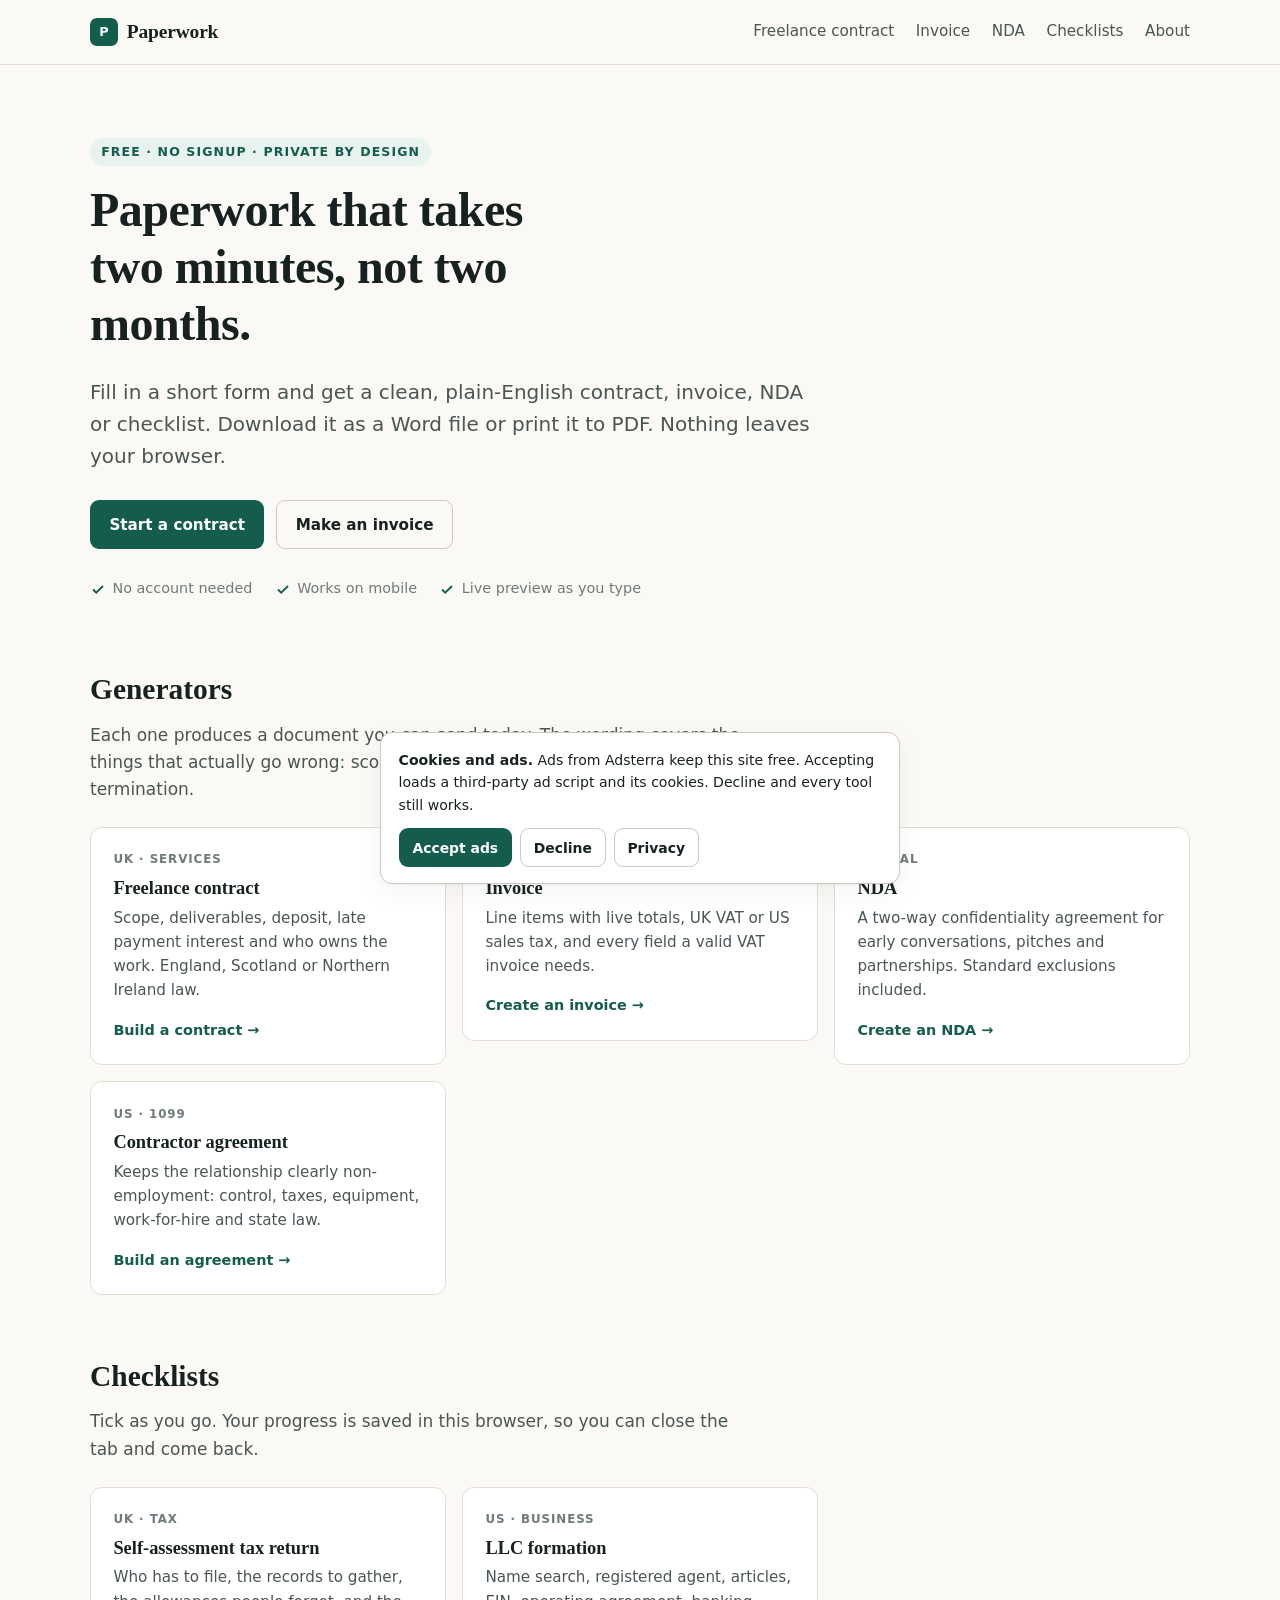
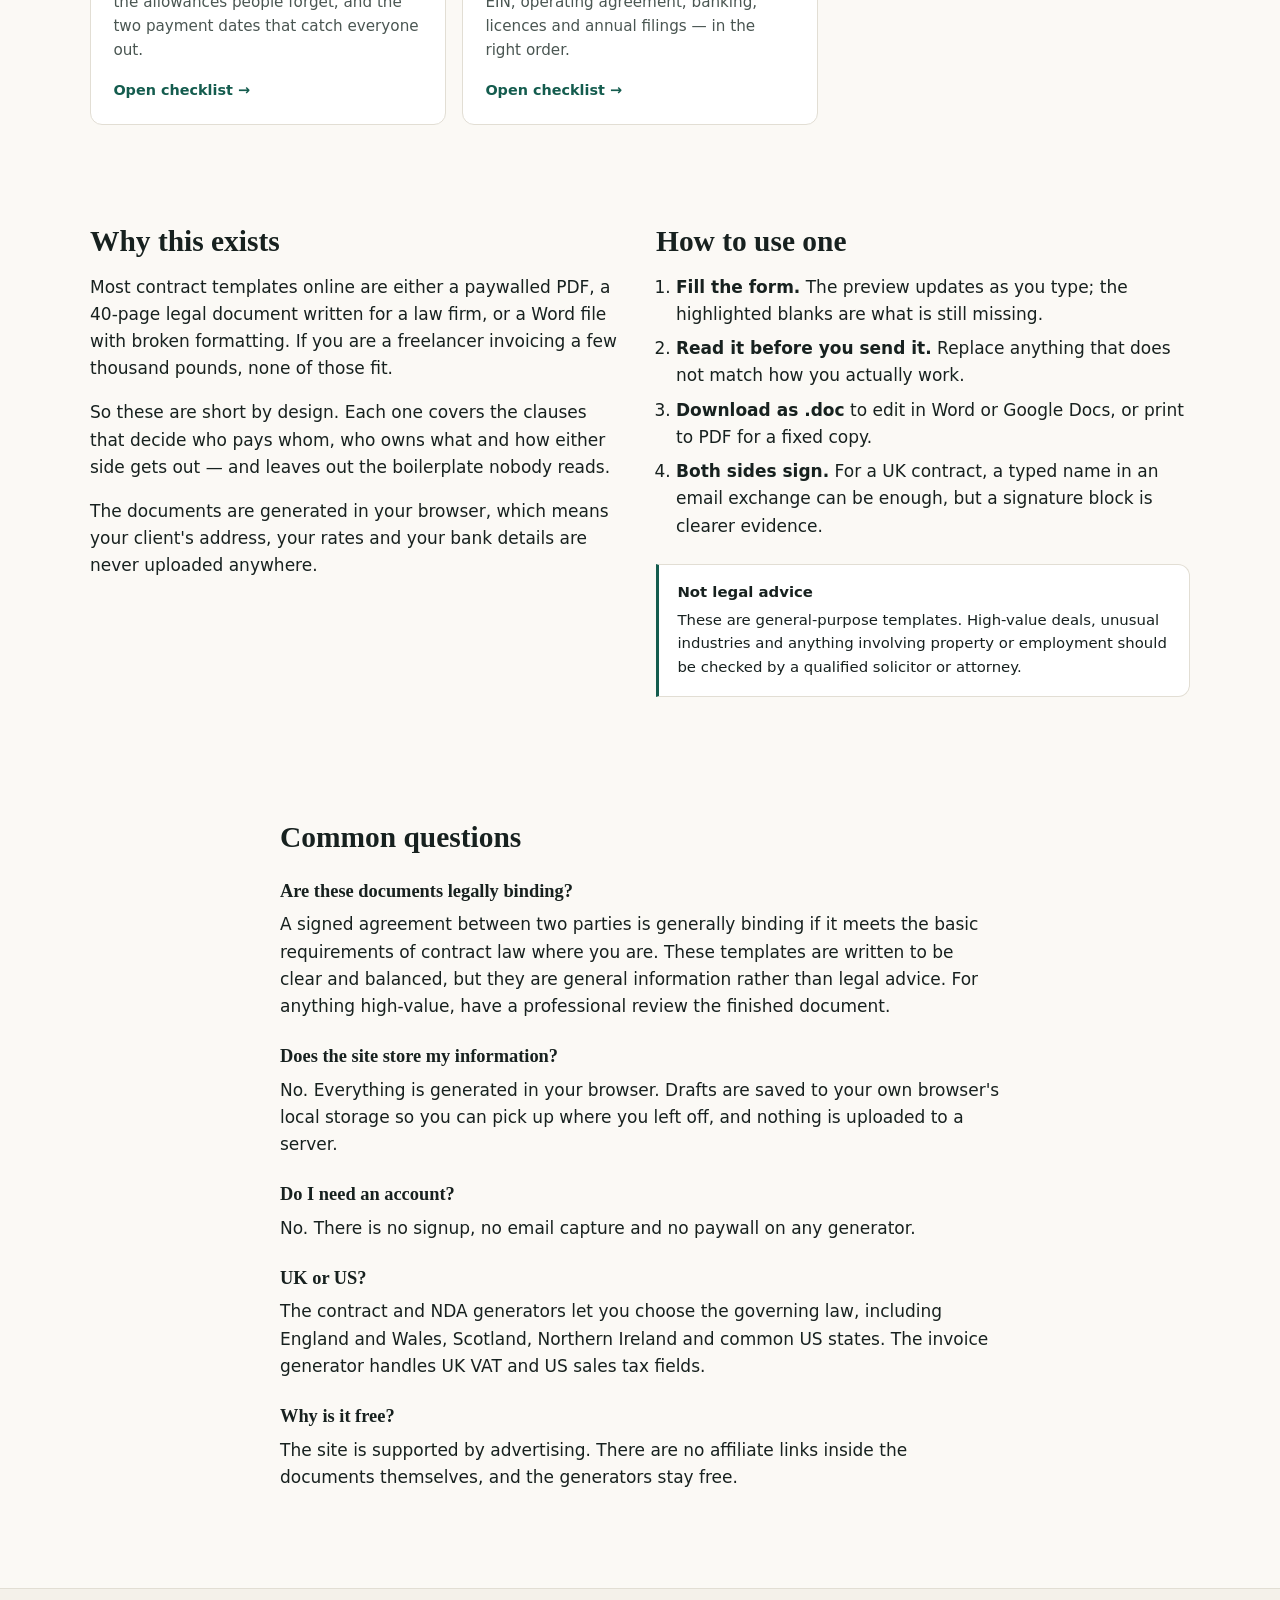
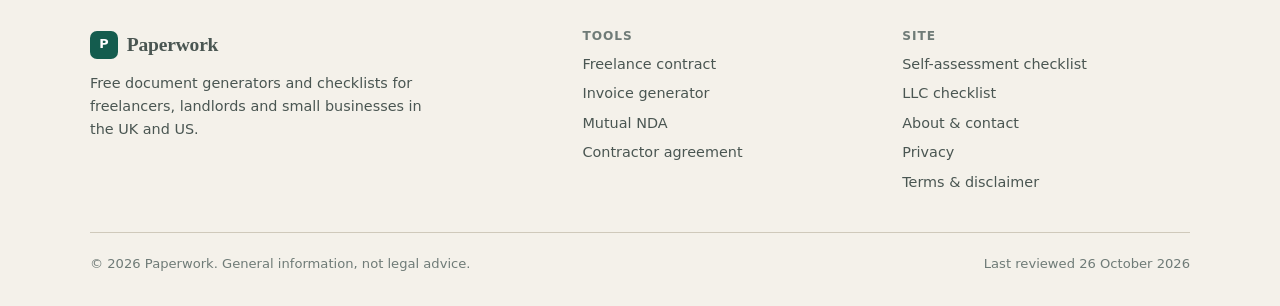
<file: index.html>
<!DOCTYPE html>
<html lang="en">
<head>
<meta charset="utf-8">
<meta name="viewport" content="width=device-width, initial-scale=1">
<title>Paperwork — Free Document Generators &amp; Checklists for Freelancers</title>
<meta name="description" content="Free, no-signup generators for freelance contracts, invoices, NDAs and contractor agreements, plus tickable checklists for UK self-assessment and US LLC formation.">
<link rel="canonical" href="https://paperwork.sltechempire.store/">
<meta name="robots" content="index, follow">
<meta name="theme-color" content="#145c4e">
<meta property="og:type" content="website">
<meta property="og:title" content="Paperwork — Free Document Generators &amp; Checklists">
<meta property="og:description" content="Plain-English contracts, invoices, NDAs and checklists you can finish in two minutes. Free, no account, everything stays in your browser.">
<meta property="og:url" content="https://paperwork.sltechempire.store/">
<link rel="icon" href="data:image/svg+xml,%3Csvg xmlns='http://www.w3.org/2000/svg' viewBox='0 0 32 32'%3E%3Crect width='32' height='32' rx='7' fill='%23145c4e'/%3E%3Cpath d='M10 8h9l5 5v11H10z' fill='none' stroke='%23fff' stroke-width='2'/%3E%3Cpath d='M13 18h7M13 21h5' stroke='%23fff' stroke-width='2'/%3E%3C/svg%3E">
<link rel="stylesheet" href="assets/styles.css">
<script type="application/ld+json">
{
  "@context": "https://schema.org",
  "@graph": [
    {
      "@type": "WebSite",
      "name": "Paperwork",
      "url": "https://paperwork.sltechempire.store/",
      "description": "Free document generators and checklists for freelancers and small businesses."
    },
    {
      "@type": "FAQPage",
      "mainEntity": [
        {
          "@type": "Question",
          "name": "Are these documents legally binding?",
          "acceptedAnswer": { "@type": "Answer", "text": "A signed agreement between two parties is generally binding if it meets the basic requirements of contract law in your jurisdiction. These templates are written to be clear and balanced, but they are general information, not legal advice. For anything high-value, have a solicitor or attorney review the finished document." }
        },
        {
          "@type": "Question",
          "name": "Does the site store my information?",
          "acceptedAnswer": { "@type": "Answer", "text": "No. Everything is generated in your browser. Drafts are saved to your own browser's local storage so you can come back to them, and nothing is uploaded to a server." }
        },
        {
          "@type": "Question",
          "name": "Do I need to create an account?",
          "acceptedAnswer": { "@type": "Answer", "text": "No account is needed. There is no signup, no email capture and no paywall on any generator." }
        },
        {
          "@type": "Question",
          "name": "Can I use these documents in the US and the UK?",
          "acceptedAnswer": { "@type": "Answer", "text": "The contract and NDA generators let you choose the governing law, with options for England and Wales, Scotland, Northern Ireland and common US states. The invoice generator handles UK VAT and US sales tax fields." }
        }
      ]
    }
  ]
}
</script>
</head>
<body>
<a class="skip" href="#main">Skip to content</a>

<header class="site-header">
  <div class="wrap header-inner">
    <a class="brand" href="./"><span class="brand-mark" aria-hidden="true">P</span>Paperwork</a>
    <button class="menu-btn" data-menu aria-expanded="false" aria-controls="site-nav">
      Menu
      <svg width="12" height="12" viewBox="0 0 12 12" aria-hidden="true"><path d="M1 3h10M1 6h10M1 9h10" stroke="currentColor" stroke-width="1.6" fill="none"/></svg>
    </button>
    <nav id="site-nav" aria-label="Main">
      <a href="tools/freelance-contract">Freelance contract</a>
      <a href="tools/invoice">Invoice</a>
      <a href="tools/nda">NDA</a>
      <a href="checklists/">Checklists</a>
      <a href="about">About</a>
    </nav>
  </div>
</header>

<main id="main">

  <section class="hero">
    <div class="wrap">
      <span class="eyebrow">Free · No signup · Private by design</span>
      <h1>Paperwork that takes two minutes, not two months.</h1>
      <p class="lede">
        Fill in a short form and get a clean, plain-English contract, invoice, NDA or checklist.
        Download it as a Word file or print it to PDF. Nothing leaves your browser.
      </p>
      <div class="hero-actions">
        <a class="btn" href="tools/freelance-contract">Start a contract</a>
        <a class="btn btn-ghost" href="tools/invoice">Make an invoice</a>
      </div>
      <ul class="trust">
        <li><svg width="16" height="16" viewBox="0 0 16 16" aria-hidden="true"><path d="M3 8.5l3.2 3.2L13 5" stroke="currentColor" stroke-width="1.8" fill="none"/></svg>No account needed</li>
        <li><svg width="16" height="16" viewBox="0 0 16 16" aria-hidden="true"><path d="M3 8.5l3.2 3.2L13 5" stroke="currentColor" stroke-width="1.8" fill="none"/></svg>Works on mobile</li>
        <li><svg width="16" height="16" viewBox="0 0 16 16" aria-hidden="true"><path d="M3 8.5l3.2 3.2L13 5" stroke="currentColor" stroke-width="1.8" fill="none"/></svg>Live preview as you type</li>
      </ul>
    </div>
  </section>

  <aside class="ad-slot" data-slot="top" aria-label="Advertisement"></aside>

  <section>
    <div class="wrap">
      <div class="section-head">
        <h2>Generators</h2>
        <p>Each one produces a document you can send today. The wording covers the things that actually go wrong: scope, payment, intellectual property and termination.</p>
      </div>
      <ul class="card-grid">
        <li>
          <a class="card" href="tools/freelance-contract">
            <span class="card-tag">UK · Services</span>
            <h3>Freelance contract</h3>
            <p>Scope, deliverables, deposit, late payment interest and who owns the work. England, Scotland or Northern Ireland law.</p>
            <span class="card-cta">Build a contract →</span>
          </a>
        </li>
        <li>
          <a class="card" href="tools/invoice">
            <span class="card-tag">UK &amp; US</span>
            <h3>Invoice</h3>
            <p>Line items with live totals, UK VAT or US sales tax, and every field a valid VAT invoice needs.</p>
            <span class="card-cta">Create an invoice →</span>
          </a>
        </li>
        <li>
          <a class="card" href="tools/nda">
            <span class="card-tag">Mutual</span>
            <h3>NDA</h3>
            <p>A two-way confidentiality agreement for early conversations, pitches and partnerships. Standard exclusions included.</p>
            <span class="card-cta">Create an NDA →</span>
          </a>
        </li>
        <li>
          <a class="card" href="tools/contractor-agreement">
            <span class="card-tag">US · 1099</span>
            <h3>Contractor agreement</h3>
            <p>Keeps the relationship clearly non-employment: control, taxes, equipment, work-for-hire and state law.</p>
            <span class="card-cta">Build an agreement →</span>
          </a>
        </li>
      </ul>
    </div>
  </section>

  <section>
    <div class="wrap">
      <div class="section-head">
        <h2>Checklists</h2>
        <p>Tick as you go. Your progress is saved in this browser, so you can close the tab and come back.</p>
      </div>
      <ul class="card-grid">
        <li>
          <a class="card" href="checklists/self-assessment">
            <span class="card-tag">UK · Tax</span>
            <h3>Self-assessment tax return</h3>
            <p>Who has to file, the records to gather, the allowances people forget, and the two payment dates that catch everyone out.</p>
            <span class="card-cta">Open checklist →</span>
          </a>
        </li>
        <li>
          <a class="card" href="checklists/llc-formation">
            <span class="card-tag">US · Business</span>
            <h3>LLC formation</h3>
            <p>Name search, registered agent, articles, EIN, operating agreement, banking, licences and annual filings — in the right order.</p>
            <span class="card-cta">Open checklist →</span>
          </a>
        </li>
      </ul>
    </div>
  </section>

  <section>
    <div class="wrap split">
      <div class="prose">
        <h2>Why this exists</h2>
        <p>Most contract templates online are either a paywalled PDF, a 40-page legal document written for a law firm, or a Word file with broken formatting. If you are a freelancer invoicing a few thousand pounds, none of those fit.</p>
        <p>So these are short by design. Each one covers the clauses that decide who pays whom, who owns what and how either side gets out — and leaves out the boilerplate nobody reads.</p>
        <p>The documents are generated in your browser, which means your client's address, your rates and your bank details are never uploaded anywhere.</p>
      </div>
      <div class="prose">
        <h2>How to use one</h2>
        <ol>
          <li><strong>Fill the form.</strong> The preview updates as you type; the highlighted blanks are what is still missing.</li>
          <li><strong>Read it before you send it.</strong> Replace anything that does not match how you actually work.</li>
          <li><strong>Download as .doc</strong> to edit in Word or Google Docs, or print to PDF for a fixed copy.</li>
          <li><strong>Both sides sign.</strong> For a UK contract, a typed name in an email exchange can be enough, but a signature block is clearer evidence.</li>
        </ol>
        <div class="callout">
          <strong>Not legal advice</strong>
          <p>These are general-purpose templates. High-value deals, unusual industries and anything involving property or employment should be checked by a qualified solicitor or attorney.</p>
        </div>
      </div>
    </div>
  </section>

  <section>
    <div class="wrap narrow prose">
      <h2>Common questions</h2>
      <h3>Are these documents legally binding?</h3>
      <p>A signed agreement between two parties is generally binding if it meets the basic requirements of contract law where you are. These templates are written to be clear and balanced, but they are general information rather than legal advice. For anything high-value, have a professional review the finished document.</p>

      <h3>Does the site store my information?</h3>
      <p>No. Everything is generated in your browser. Drafts are saved to your own browser's local storage so you can pick up where you left off, and nothing is uploaded to a server.</p>

      <h3>Do I need an account?</h3>
      <p>No. There is no signup, no email capture and no paywall on any generator.</p>

      <h3>UK or US?</h3>
      <p>The contract and NDA generators let you choose the governing law, including England and Wales, Scotland, Northern Ireland and common US states. The invoice generator handles UK VAT and US sales tax fields.</p>

      <h3>Why is it free?</h3>
      <p>The site is supported by advertising. There are no affiliate links inside the documents themselves, and the generators stay free.</p>
    </div>
  </section>

  <aside class="ad-slot" data-slot="inline" aria-label="Advertisement"></aside>

</main>

<footer class="site-footer">
  <div class="wrap">
    <div class="footer-grid">
      <div>
        <a class="brand" href="./"><span class="brand-mark" aria-hidden="true">P</span>Paperwork</a>
        <p class="small" style="margin-top:.75rem;max-width:38ch">Free document generators and checklists for freelancers, landlords and small businesses in the UK and US.</p>
      </div>
      <div>
        <h2>Tools</h2>
        <ul>
          <li><a href="tools/freelance-contract">Freelance contract</a></li>
          <li><a href="tools/invoice">Invoice generator</a></li>
          <li><a href="tools/nda">Mutual NDA</a></li>
          <li><a href="tools/contractor-agreement">Contractor agreement</a></li>
        </ul>
      </div>
      <div>
        <h2>Site</h2>
        <ul>
          <li><a href="checklists/self-assessment">Self-assessment checklist</a></li>
          <li><a href="checklists/llc-formation">LLC checklist</a></li>
          <li><a href="about">About &amp; contact</a></li>
          <li><a href="privacy">Privacy</a></li>
          <li><a href="terms">Terms &amp; disclaimer</a></li>
        </ul>
      </div>
    </div>
    <div class="footer-bottom">
      <span>© <span id="year">2026</span> Paperwork. General information, not legal advice.</span>
      <span>Last reviewed <span data-updated>26 October 2026</span></span>
    </div>
  </div>
</footer>

<div id="consent" hidden>
  <p><strong>Cookies and ads.</strong> Ads from Adsterra keep this site free. Accepting loads a third-party ad script and its cookies. Decline and every tool still works.</p>
  <div class="row">
    <button class="btn btn-sm" id="consent-accept">Accept ads</button>
    <button class="btn btn-sm btn-ghost" id="consent-decline">Decline</button>
    <a class="btn btn-sm btn-ghost" href="privacy">Privacy</a>
  </div>
</div>

<script src="assets/data.js"></script>
<script src="assets/app.js"></script>
</body>
</html>
</file>
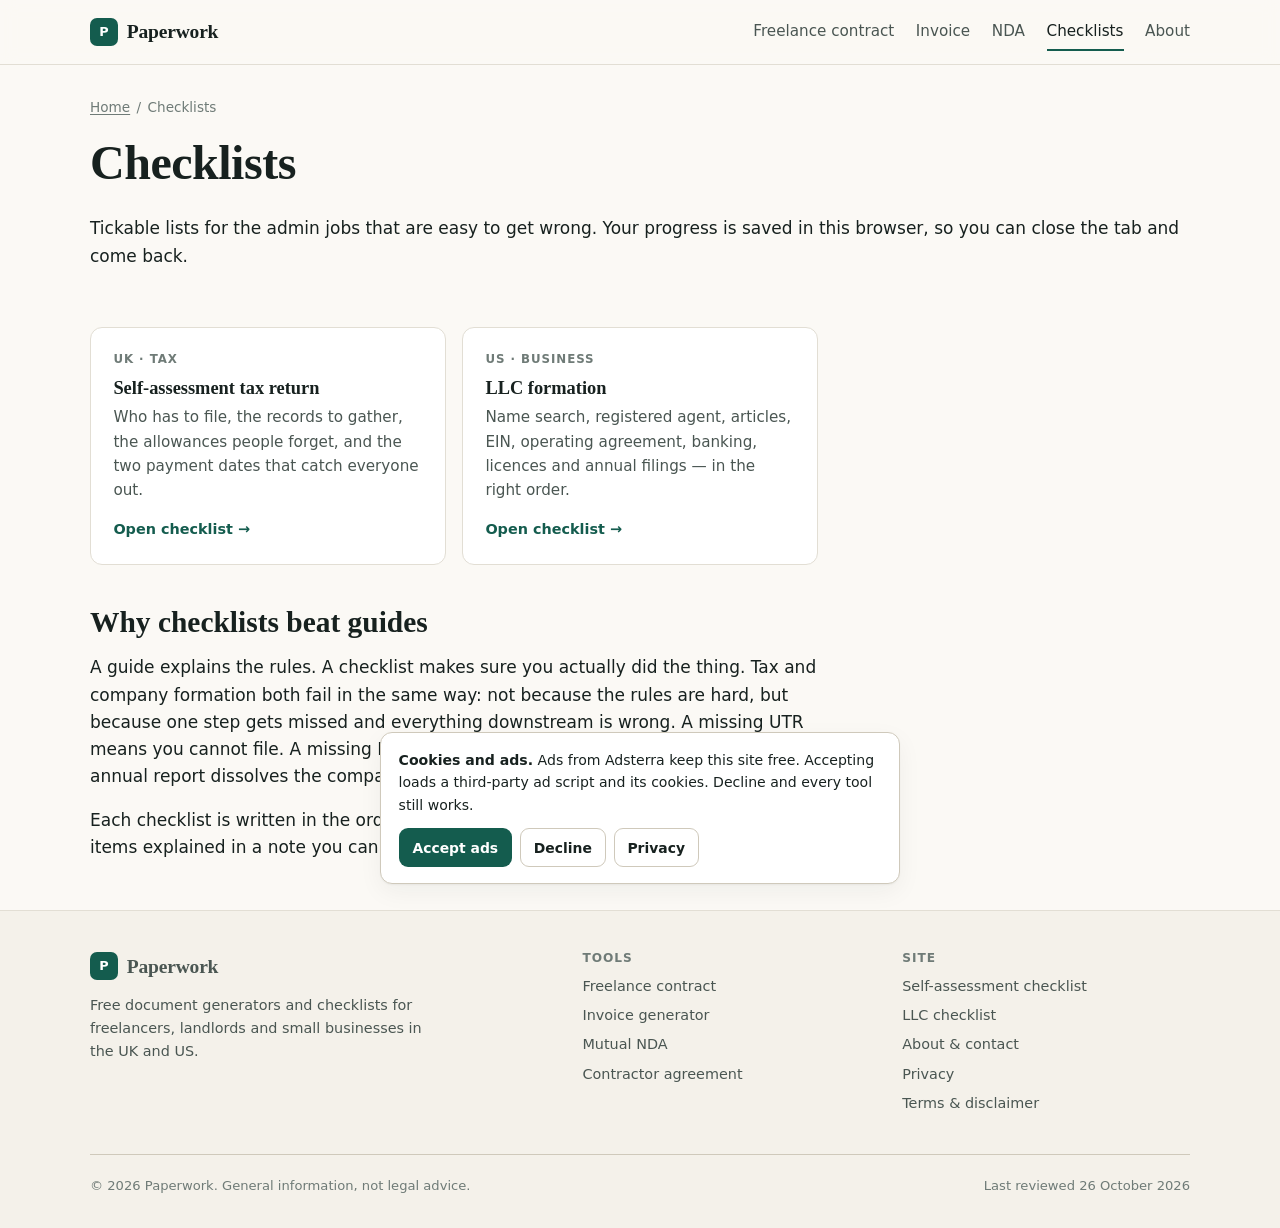
<file: checklists/index.html>
<!DOCTYPE html>
<html lang="en">
<head>
<meta charset="utf-8">
<meta name="viewport" content="width=device-width, initial-scale=1">
<title>Document &amp; Admin Checklists — UK and US | Paperwork</title>
<meta name="description" content="Tickable checklists for the admin jobs that matter: UK self-assessment tax returns and US LLC formation. Progress saves in your browser.">
<link rel="canonical" href="https://paperwork.sltechempire.store/checklists/">
<meta name="robots" content="index, follow">
<meta name="theme-color" content="#145c4e">
<meta property="og:type" content="website">
<meta property="og:title" content="Document &amp; Admin Checklists">
<meta property="og:description" content="UK self-assessment and US LLC formation, step by step.">
<meta property="og:url" content="https://paperwork.sltechempire.store/checklists/">
<link rel="icon" href="data:image/svg+xml,%3Csvg xmlns='http://www.w3.org/2000/svg' viewBox='0 0 32 32'%3E%3Crect width='32' height='32' rx='7' fill='%23145c4e'/%3E%3Cpath d='M10 8h9l5 5v11H10z' fill='none' stroke='%23fff' stroke-width='2'/%3E%3Cpath d='M13 18h7M13 21h5' stroke='%23fff' stroke-width='2'/%3E%3C/svg%3E">
<link rel="stylesheet" href="../assets/styles.css">
<script type="application/ld+json">
{
  "@context": "https://schema.org",
  "@type": "CollectionPage",
  "name": "Checklists",
  "url": "https://paperwork.sltechempire.store/checklists/",
  "description": "Tickable checklists for UK and US admin tasks.",
  "hasPart": [
    { "@type": "WebPage", "name": "Self-assessment tax return checklist", "url": "https://paperwork.sltechempire.store/checklists/self-assessment" },
    { "@type": "WebPage", "name": "US LLC formation checklist", "url": "https://paperwork.sltechempire.store/checklists/llc-formation" }
  ]
}
</script>
</head>
<body>
<a class="skip" href="#main">Skip to content</a>

<header class="site-header">
  <div class="wrap header-inner">
    <a class="brand" href="../"><span class="brand-mark" aria-hidden="true">P</span>Paperwork</a>
    <button class="menu-btn" data-menu aria-expanded="false" aria-controls="site-nav">Menu
      <svg width="12" height="12" viewBox="0 0 12 12" aria-hidden="true"><path d="M1 3h10M1 6h10M1 9h10" stroke="currentColor" stroke-width="1.6" fill="none"/></svg>
    </button>
    <nav id="site-nav" aria-label="Main">
      <a href="../tools/freelance-contract">Freelance contract</a>
      <a href="../tools/invoice">Invoice</a>
      <a href="../tools/nda">NDA</a>
      <a href="./" aria-current="page">Checklists</a>
      <a href="../about">About</a>
    </nav>
  </div>
</header>

<main id="main">
  <div class="wrap">
    <div class="page-head">
      <nav class="breadcrumbs" aria-label="Breadcrumb"><a href="../">Home</a><span>/</span>Checklists</nav>
      <h1>Checklists</h1>
      <p class="lede">Tickable lists for the admin jobs that are easy to get wrong. Your progress is saved in this browser, so you can close the tab and come back.</p>
    </div>

    <ul class="card-grid">
      <li>
        <a class="card" href="self-assessment">
          <span class="card-tag">UK · Tax</span>
          <h3>Self-assessment tax return</h3>
          <p>Who has to file, the records to gather, the allowances people forget, and the two payment dates that catch everyone out.</p>
          <span class="card-cta">Open checklist →</span>
        </a>
      </li>
      <li>
        <a class="card" href="llc-formation">
          <span class="card-tag">US · Business</span>
          <h3>LLC formation</h3>
          <p>Name search, registered agent, articles, EIN, operating agreement, banking, licences and annual filings — in the right order.</p>
          <span class="card-cta">Open checklist →</span>
        </a>
      </li>
    </ul>

    <div class="prose" style="margin-top:2.5rem">
      <h2>Why checklists beat guides</h2>
      <p>A guide explains the rules. A checklist makes sure you actually did the thing. Tax and company formation both fail in the same way: not because the rules are hard, but because one step gets missed and everything downstream is wrong. A missing UTR means you cannot file. A missing EIN means you cannot open a bank account. A missed annual report dissolves the company.</p>
      <p>Each checklist is written in the order you actually do the work, with the non-obvious items explained in a note you can expand.</p>
    </div>

    <aside class="ad-slot" data-slot="top" aria-label="Advertisement"></aside>
  </div>
</main>

<footer class="site-footer">
  <div class="wrap">
    <div class="footer-grid">
      <div>
        <a class="brand" href="../"><span class="brand-mark" aria-hidden="true">P</span>Paperwork</a>
        <p class="small" style="margin-top:.75rem;max-width:38ch">Free document generators and checklists for freelancers, landlords and small businesses in the UK and US.</p>
      </div>
      <div>
        <h2>Tools</h2>
        <ul>
          <li><a href="../tools/freelance-contract">Freelance contract</a></li>
          <li><a href="../tools/invoice">Invoice generator</a></li>
          <li><a href="../tools/nda">Mutual NDA</a></li>
          <li><a href="../tools/contractor-agreement">Contractor agreement</a></li>
        </ul>
      </div>
      <div>
        <h2>Site</h2>
        <ul>
          <li><a href="self-assessment">Self-assessment checklist</a></li>
          <li><a href="llc-formation">LLC checklist</a></li>
          <li><a href="../about">About &amp; contact</a></li>
          <li><a href="../privacy">Privacy</a></li>
          <li><a href="../terms">Terms &amp; disclaimer</a></li>
        </ul>
      </div>
    </div>
    <div class="footer-bottom">
      <span>© <span id="year">2026</span> Paperwork. General information, not legal advice.</span>
      <span>Last reviewed <span data-updated>26 October 2026</span></span>
    </div>
  </div>
</footer>

<div id="consent" hidden>
  <p><strong>Cookies and ads.</strong> Ads from Adsterra keep this site free. Accepting loads a third-party ad script and its cookies. Decline and every tool still works.</p>
  <div class="row">
    <button class="btn btn-sm" id="consent-accept">Accept ads</button>
    <button class="btn btn-sm btn-ghost" id="consent-decline">Decline</button>
    <a class="btn btn-sm btn-ghost" href="../privacy">Privacy</a>
  </div>
</div>

<script src="../assets/data.js"></script>
<script src="../assets/app.js"></script>
</body>
</html>
</file>
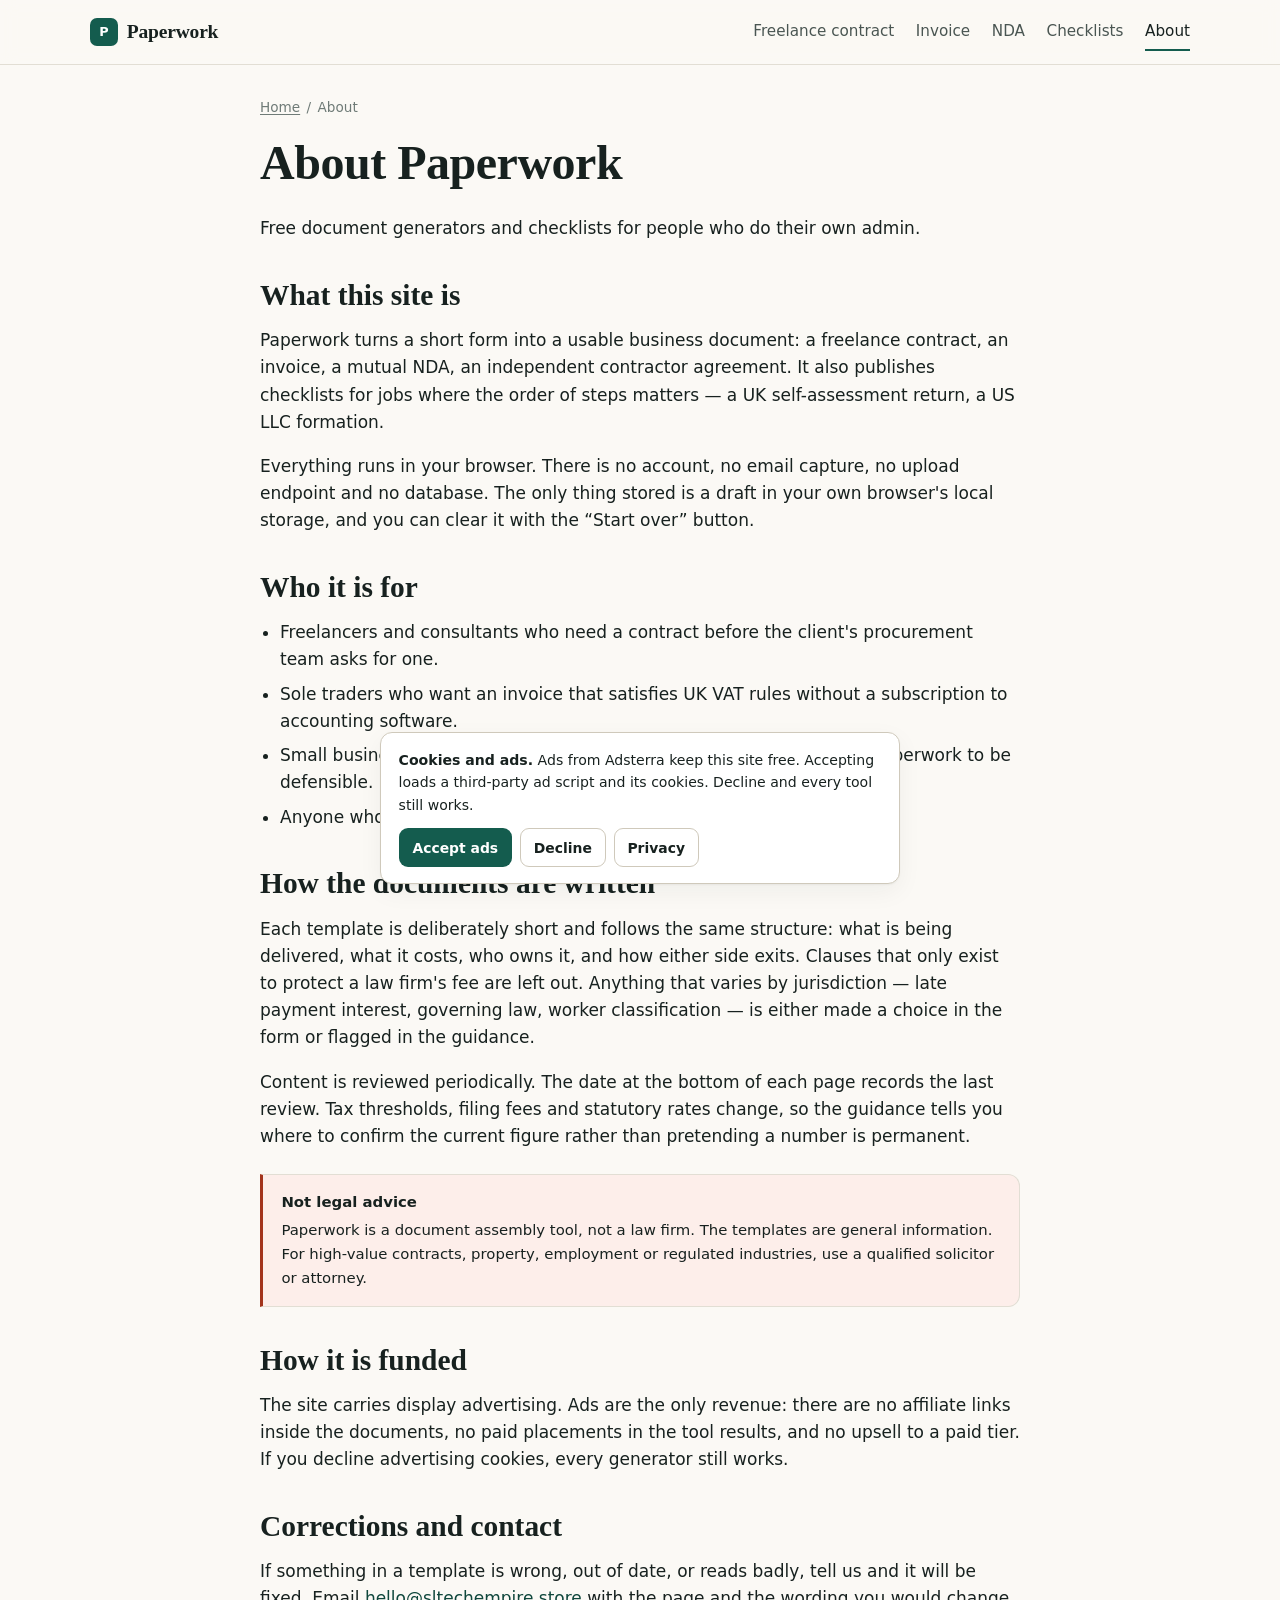
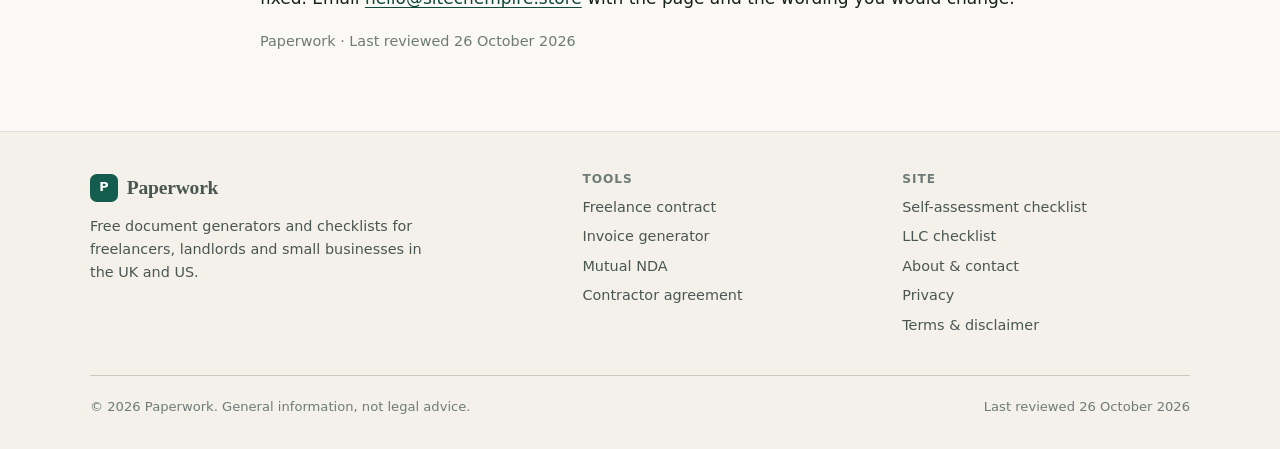
<file: about.html>
<!DOCTYPE html>
<html lang="en">
<head>
<meta charset="utf-8">
<meta name="viewport" content="width=device-width, initial-scale=1">
<title>About Paperwork — Who Makes It and How It Works</title>
<meta name="description" content="Paperwork builds free, plain-English document generators and checklists for freelancers and small businesses in the UK and US. No accounts, no uploads, no paywall.">
<link rel="canonical" href="https://paperwork.sltechempire.store/about">
<meta name="robots" content="index, follow">
<meta name="theme-color" content="#145c4e">
<meta property="og:type" content="website">
<meta property="og:title" content="About Paperwork">
<meta property="og:description" content="Free document generators and checklists, built to be readable and private.">
<meta property="og:url" content="https://paperwork.sltechempire.store/about">
<link rel="icon" href="data:image/svg+xml,%3Csvg xmlns='http://www.w3.org/2000/svg' viewBox='0 0 32 32'%3E%3Crect width='32' height='32' rx='7' fill='%23145c4e'/%3E%3Cpath d='M10 8h9l5 5v11H10z' fill='none' stroke='%23fff' stroke-width='2'/%3E%3Cpath d='M13 18h7M13 21h5' stroke='%23fff' stroke-width='2'/%3E%3C/svg%3E">
<link rel="stylesheet" href="assets/styles.css">
</head>
<body>
<a class="skip" href="#main">Skip to content</a>

<header class="site-header">
  <div class="wrap header-inner">
    <a class="brand" href="./"><span class="brand-mark" aria-hidden="true">P</span>Paperwork</a>
    <button class="menu-btn" data-menu aria-expanded="false" aria-controls="site-nav">Menu
      <svg width="12" height="12" viewBox="0 0 12 12" aria-hidden="true"><path d="M1 3h10M1 6h10M1 9h10" stroke="currentColor" stroke-width="1.6" fill="none"/></svg>
    </button>
    <nav id="site-nav" aria-label="Main">
      <a href="tools/freelance-contract">Freelance contract</a>
      <a href="tools/invoice">Invoice</a>
      <a href="tools/nda">NDA</a>
      <a href="checklists/">Checklists</a>
      <a href="about" aria-current="page">About</a>
    </nav>
  </div>
</header>

<main id="main">
  <div class="wrap narrow prose page-head">
    <nav class="breadcrumbs" aria-label="Breadcrumb"><a href="./">Home</a><span>/</span>About</nav>
    <h1>About Paperwork</h1>
    <p class="lede">Free document generators and checklists for people who do their own admin.</p>

    <h2>What this site is</h2>
    <p>Paperwork turns a short form into a usable business document: a freelance contract, an invoice, a mutual NDA, an independent contractor agreement. It also publishes checklists for jobs where the order of steps matters — a UK self-assessment return, a US LLC formation.</p>
    <p>Everything runs in your browser. There is no account, no email capture, no upload endpoint and no database. The only thing stored is a draft in your own browser's local storage, and you can clear it with the “Start over” button.</p>

    <h2>Who it is for</h2>
    <ul>
      <li>Freelancers and consultants who need a contract before the client's procurement team asks for one.</li>
      <li>Sole traders who want an invoice that satisfies UK VAT rules without a subscription to accounting software.</li>
      <li>Small businesses in the US hiring a contractor and needing the 1099 paperwork to be defensible.</li>
      <li>Anyone who has read a 40-page template and given up.</li>
    </ul>

    <h2>How the documents are written</h2>
    <p>Each template is deliberately short and follows the same structure: what is being delivered, what it costs, who owns it, and how either side exits. Clauses that only exist to protect a law firm's fee are left out. Anything that varies by jurisdiction — late payment interest, governing law, worker classification — is either made a choice in the form or flagged in the guidance.</p>
    <p>Content is reviewed periodically. The date at the bottom of each page records the last review. Tax thresholds, filing fees and statutory rates change, so the guidance tells you where to confirm the current figure rather than pretending a number is permanent.</p>

    <div class="callout warn">
      <strong>Not legal advice</strong>
      <p>Paperwork is a document assembly tool, not a law firm. The templates are general information. For high-value contracts, property, employment or regulated industries, use a qualified solicitor or attorney.</p>
    </div>

    <h2>How it is funded</h2>
    <p>The site carries display advertising. Ads are the only revenue: there are no affiliate links inside the documents, no paid placements in the tool results, and no upsell to a paid tier. If you decline advertising cookies, every generator still works.</p>

    <h2>Corrections and contact</h2>
    <p>If something in a template is wrong, out of date, or reads badly, tell us and it will be fixed. Email <a href="mailto:hello@sltechempire.store">hello@sltechempire.store</a> with the page and the wording you would change.</p>
    <p class="small muted">Paperwork · Last reviewed <span data-updated>26 October 2026</span></p>
  </div>

  <aside class="ad-slot" data-slot="top" aria-label="Advertisement"></aside>
</main>

<footer class="site-footer">
  <div class="wrap">
    <div class="footer-grid">
      <div>
        <a class="brand" href="./"><span class="brand-mark" aria-hidden="true">P</span>Paperwork</a>
        <p class="small" style="margin-top:.75rem;max-width:38ch">Free document generators and checklists for freelancers, landlords and small businesses in the UK and US.</p>
      </div>
      <div>
        <h2>Tools</h2>
        <ul>
          <li><a href="tools/freelance-contract">Freelance contract</a></li>
          <li><a href="tools/invoice">Invoice generator</a></li>
          <li><a href="tools/nda">Mutual NDA</a></li>
          <li><a href="tools/contractor-agreement">Contractor agreement</a></li>
        </ul>
      </div>
      <div>
        <h2>Site</h2>
        <ul>
          <li><a href="checklists/self-assessment">Self-assessment checklist</a></li>
          <li><a href="checklists/llc-formation">LLC checklist</a></li>
          <li><a href="about">About &amp; contact</a></li>
          <li><a href="privacy">Privacy</a></li>
          <li><a href="terms">Terms &amp; disclaimer</a></li>
        </ul>
      </div>
    </div>
    <div class="footer-bottom">
      <span>© <span id="year">2026</span> Paperwork. General information, not legal advice.</span>
      <span>Last reviewed <span data-updated>26 October 2026</span></span>
    </div>
  </div>
</footer>

<div id="consent" hidden>
  <p><strong>Cookies and ads.</strong> Ads from Adsterra keep this site free. Accepting loads a third-party ad script and its cookies. Decline and every tool still works.</p>
  <div class="row">
    <button class="btn btn-sm" id="consent-accept">Accept ads</button>
    <button class="btn btn-sm btn-ghost" id="consent-decline">Decline</button>
    <a class="btn btn-sm btn-ghost" href="privacy">Privacy</a>
  </div>
</div>

<script src="assets/data.js"></script>
<script src="assets/app.js"></script>
</body>
</html>
</file>
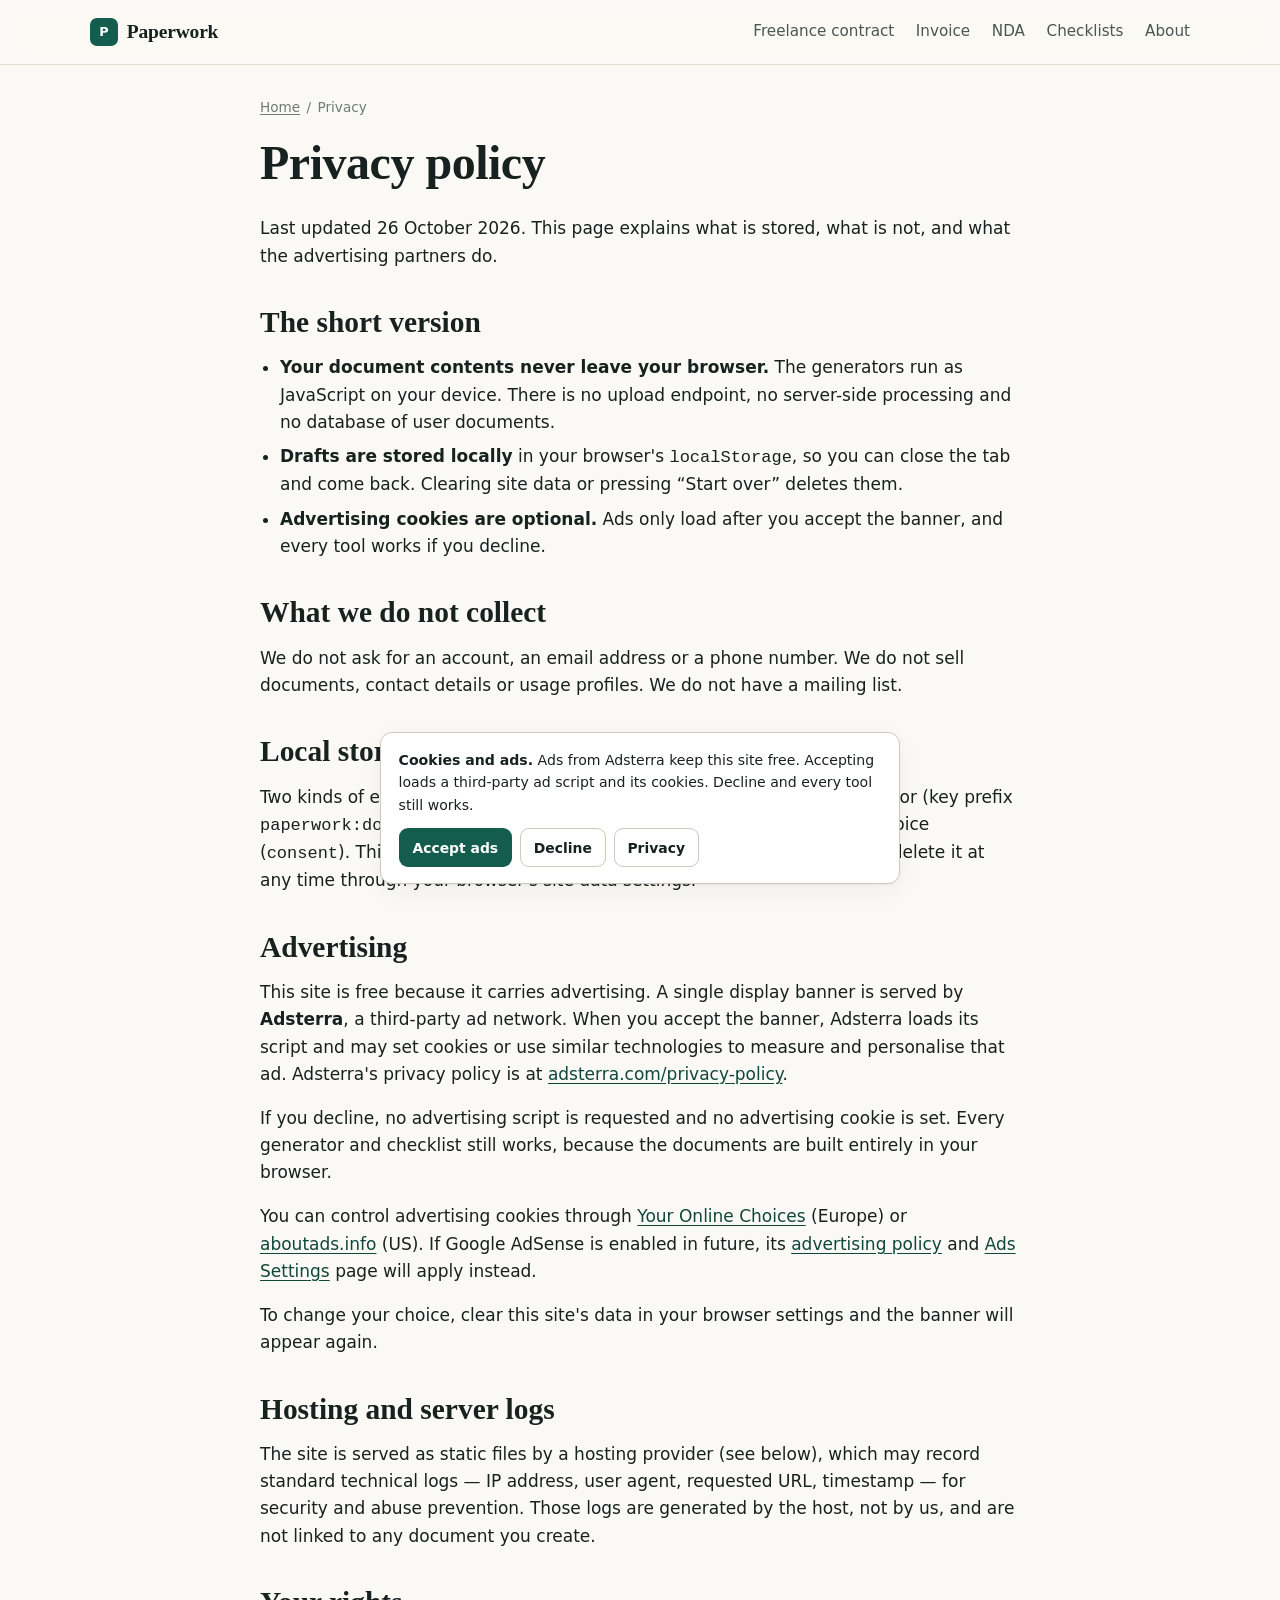
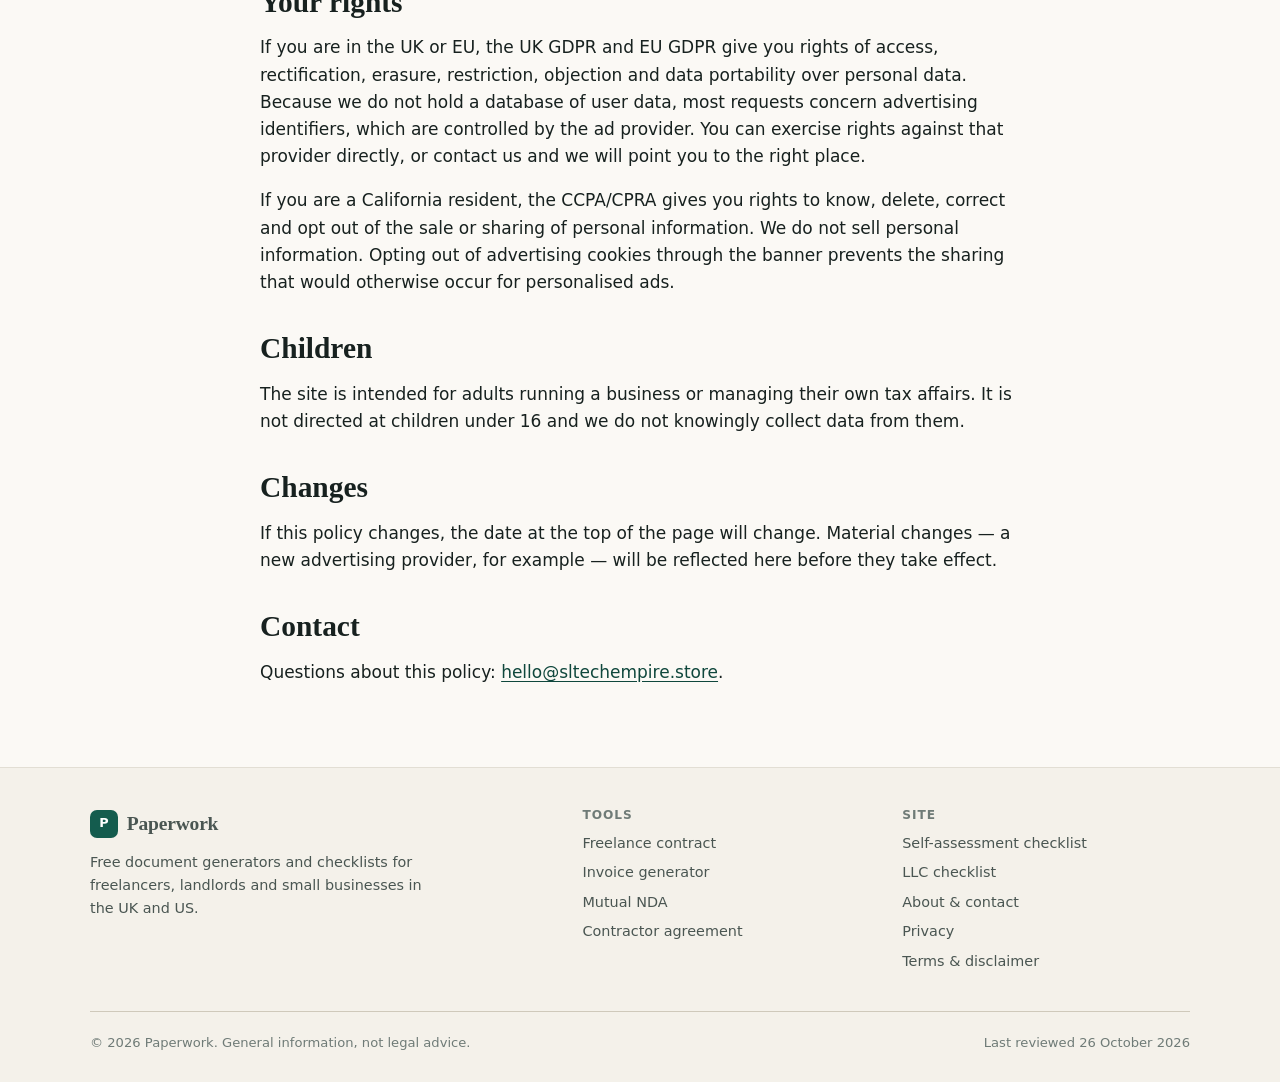
<file: privacy.html>
<!DOCTYPE html>
<html lang="en">
<head>
<meta charset="utf-8">
<meta name="viewport" content="width=device-width, initial-scale=1">
<title>Privacy Policy — Paperwork</title>
<meta name="description" content="How Paperwork handles your data: documents are generated in your browser, drafts stay in local storage, and advertising cookies are optional.">
<link rel="canonical" href="https://paperwork.sltechempire.store/privacy">
<meta name="robots" content="index, follow">
<meta name="theme-color" content="#145c4e">
<meta property="og:type" content="website">
<meta property="og:title" content="Privacy Policy — Paperwork">
<meta property="og:url" content="https://paperwork.sltechempire.store/privacy">
<link rel="icon" href="data:image/svg+xml,%3Csvg xmlns='http://www.w3.org/2000/svg' viewBox='0 0 32 32'%3E%3Crect width='32' height='32' rx='7' fill='%23145c4e'/%3E%3Cpath d='M10 8h9l5 5v11H10z' fill='none' stroke='%23fff' stroke-width='2'/%3E%3Cpath d='M13 18h7M13 21h5' stroke='%23fff' stroke-width='2'/%3E%3C/svg%3E">
<link rel="stylesheet" href="assets/styles.css">
</head>
<body>
<a class="skip" href="#main">Skip to content</a>

<header class="site-header">
  <div class="wrap header-inner">
    <a class="brand" href="./"><span class="brand-mark" aria-hidden="true">P</span>Paperwork</a>
    <button class="menu-btn" data-menu aria-expanded="false" aria-controls="site-nav">Menu
      <svg width="12" height="12" viewBox="0 0 12 12" aria-hidden="true"><path d="M1 3h10M1 6h10M1 9h10" stroke="currentColor" stroke-width="1.6" fill="none"/></svg>
    </button>
    <nav id="site-nav" aria-label="Main">
      <a href="tools/freelance-contract">Freelance contract</a>
      <a href="tools/invoice">Invoice</a>
      <a href="tools/nda">NDA</a>
      <a href="checklists/">Checklists</a>
      <a href="about">About</a>
    </nav>
  </div>
</header>

<main id="main">
  <div class="wrap narrow prose page-head">
    <nav class="breadcrumbs" aria-label="Breadcrumb"><a href="./">Home</a><span>/</span>Privacy</nav>
    <h1>Privacy policy</h1>
    <p class="lede">Last updated <span data-updated>26 October 2026</span>. This page explains what is stored, what is not, and what the advertising partners do.</p>

    <h2>The short version</h2>
    <ul>
      <li><strong>Your document contents never leave your browser.</strong> The generators run as JavaScript on your device. There is no upload endpoint, no server-side processing and no database of user documents.</li>
      <li><strong>Drafts are stored locally</strong> in your browser's <code>localStorage</code>, so you can close the tab and come back. Clearing site data or pressing “Start over” deletes them.</li>
      <li><strong>Advertising cookies are optional.</strong> Ads only load after you accept the banner, and every tool works if you decline.</li>
    </ul>

    <h2>What we do not collect</h2>
    <p>We do not ask for an account, an email address or a phone number. We do not sell documents, contact details or usage profiles. We do not have a mailing list.</p>

    <h2>Local storage</h2>
    <p>Two kinds of entry are saved in your browser: form values for each generator (key prefix <code>paperwork:doc:</code>), checklist ticks (<code>paperwork:check:</code>), and your cookie choice (<code>consent</code>). This data stays on your device and is not transmitted. You can delete it at any time through your browser's site data settings.</p>

    <h2>Advertising</h2>
    <p>This site is free because it carries advertising. A single display banner is served by <strong>Adsterra</strong>, a third-party ad network. When you accept the banner, Adsterra loads its script and may set cookies or use similar technologies to measure and personalise that ad. Adsterra's privacy policy is at <a href="https://adsterra.com/privacy-policy/" rel="nofollow noopener" target="_blank">adsterra.com/privacy-policy</a>.</p>
    <p>If you decline, no advertising script is requested and no advertising cookie is set. Every generator and checklist still works, because the documents are built entirely in your browser.</p>
    <p>You can control advertising cookies through <a href="https://www.youronlinechoices.com" rel="nofollow noopener" target="_blank">Your Online Choices</a> (Europe) or <a href="https://optout.aboutads.info" rel="nofollow noopener" target="_blank">aboutads.info</a> (US). If Google AdSense is enabled in future, its <a href="https://policies.google.com/technologies/ads" rel="nofollow noopener" target="_blank">advertising policy</a> and <a href="https://adssettings.google.com" rel="nofollow noopener" target="_blank">Ads Settings</a> page will apply instead.</p>
    <p>To change your choice, clear this site's data in your browser settings and the banner will appear again.</p>

    <h2>Hosting and server logs</h2>
    <p>The site is served as static files by a hosting provider (see below), which may record standard technical logs — IP address, user agent, requested URL, timestamp — for security and abuse prevention. Those logs are generated by the host, not by us, and are not linked to any document you create.</p>

    <h2>Your rights</h2>
    <p>If you are in the UK or EU, the UK GDPR and EU GDPR give you rights of access, rectification, erasure, restriction, objection and data portability over personal data. Because we do not hold a database of user data, most requests concern advertising identifiers, which are controlled by the ad provider. You can exercise rights against that provider directly, or contact us and we will point you to the right place.</p>
    <p>If you are a California resident, the CCPA/CPRA gives you rights to know, delete, correct and opt out of the sale or sharing of personal information. We do not sell personal information. Opting out of advertising cookies through the banner prevents the sharing that would otherwise occur for personalised ads.</p>

    <h2>Children</h2>
    <p>The site is intended for adults running a business or managing their own tax affairs. It is not directed at children under 16 and we do not knowingly collect data from them.</p>

    <h2>Changes</h2>
    <p>If this policy changes, the date at the top of the page will change. Material changes — a new advertising provider, for example — will be reflected here before they take effect.</p>

    <h2>Contact</h2>
    <p>Questions about this policy: <a href="mailto:hello@sltechempire.store">hello@sltechempire.store</a>.</p>
  </div>

  <aside class="ad-slot" data-slot="top" aria-label="Advertisement"></aside>
</main>

<footer class="site-footer">
  <div class="wrap">
    <div class="footer-grid">
      <div>
        <a class="brand" href="./"><span class="brand-mark" aria-hidden="true">P</span>Paperwork</a>
        <p class="small" style="margin-top:.75rem;max-width:38ch">Free document generators and checklists for freelancers, landlords and small businesses in the UK and US.</p>
      </div>
      <div>
        <h2>Tools</h2>
        <ul>
          <li><a href="tools/freelance-contract">Freelance contract</a></li>
          <li><a href="tools/invoice">Invoice generator</a></li>
          <li><a href="tools/nda">Mutual NDA</a></li>
          <li><a href="tools/contractor-agreement">Contractor agreement</a></li>
        </ul>
      </div>
      <div>
        <h2>Site</h2>
        <ul>
          <li><a href="checklists/self-assessment">Self-assessment checklist</a></li>
          <li><a href="checklists/llc-formation">LLC checklist</a></li>
          <li><a href="about">About &amp; contact</a></li>
          <li><a href="privacy">Privacy</a></li>
          <li><a href="terms">Terms &amp; disclaimer</a></li>
        </ul>
      </div>
    </div>
    <div class="footer-bottom">
      <span>© <span id="year">2026</span> Paperwork. General information, not legal advice.</span>
      <span>Last reviewed <span data-updated>26 October 2026</span></span>
    </div>
  </div>
</footer>

<div id="consent" hidden>
  <p><strong>Cookies and ads.</strong> Ads from Adsterra keep this site free. Accepting loads a third-party ad script and its cookies. Decline and every tool still works.</p>
  <div class="row">
    <button class="btn btn-sm" id="consent-accept">Accept ads</button>
    <button class="btn btn-sm btn-ghost" id="consent-decline">Decline</button>
    <a class="btn btn-sm btn-ghost" href="privacy">Privacy</a>
  </div>
</div>

<script src="assets/data.js"></script>
<script src="assets/app.js"></script>
</body>
</html>
</file>
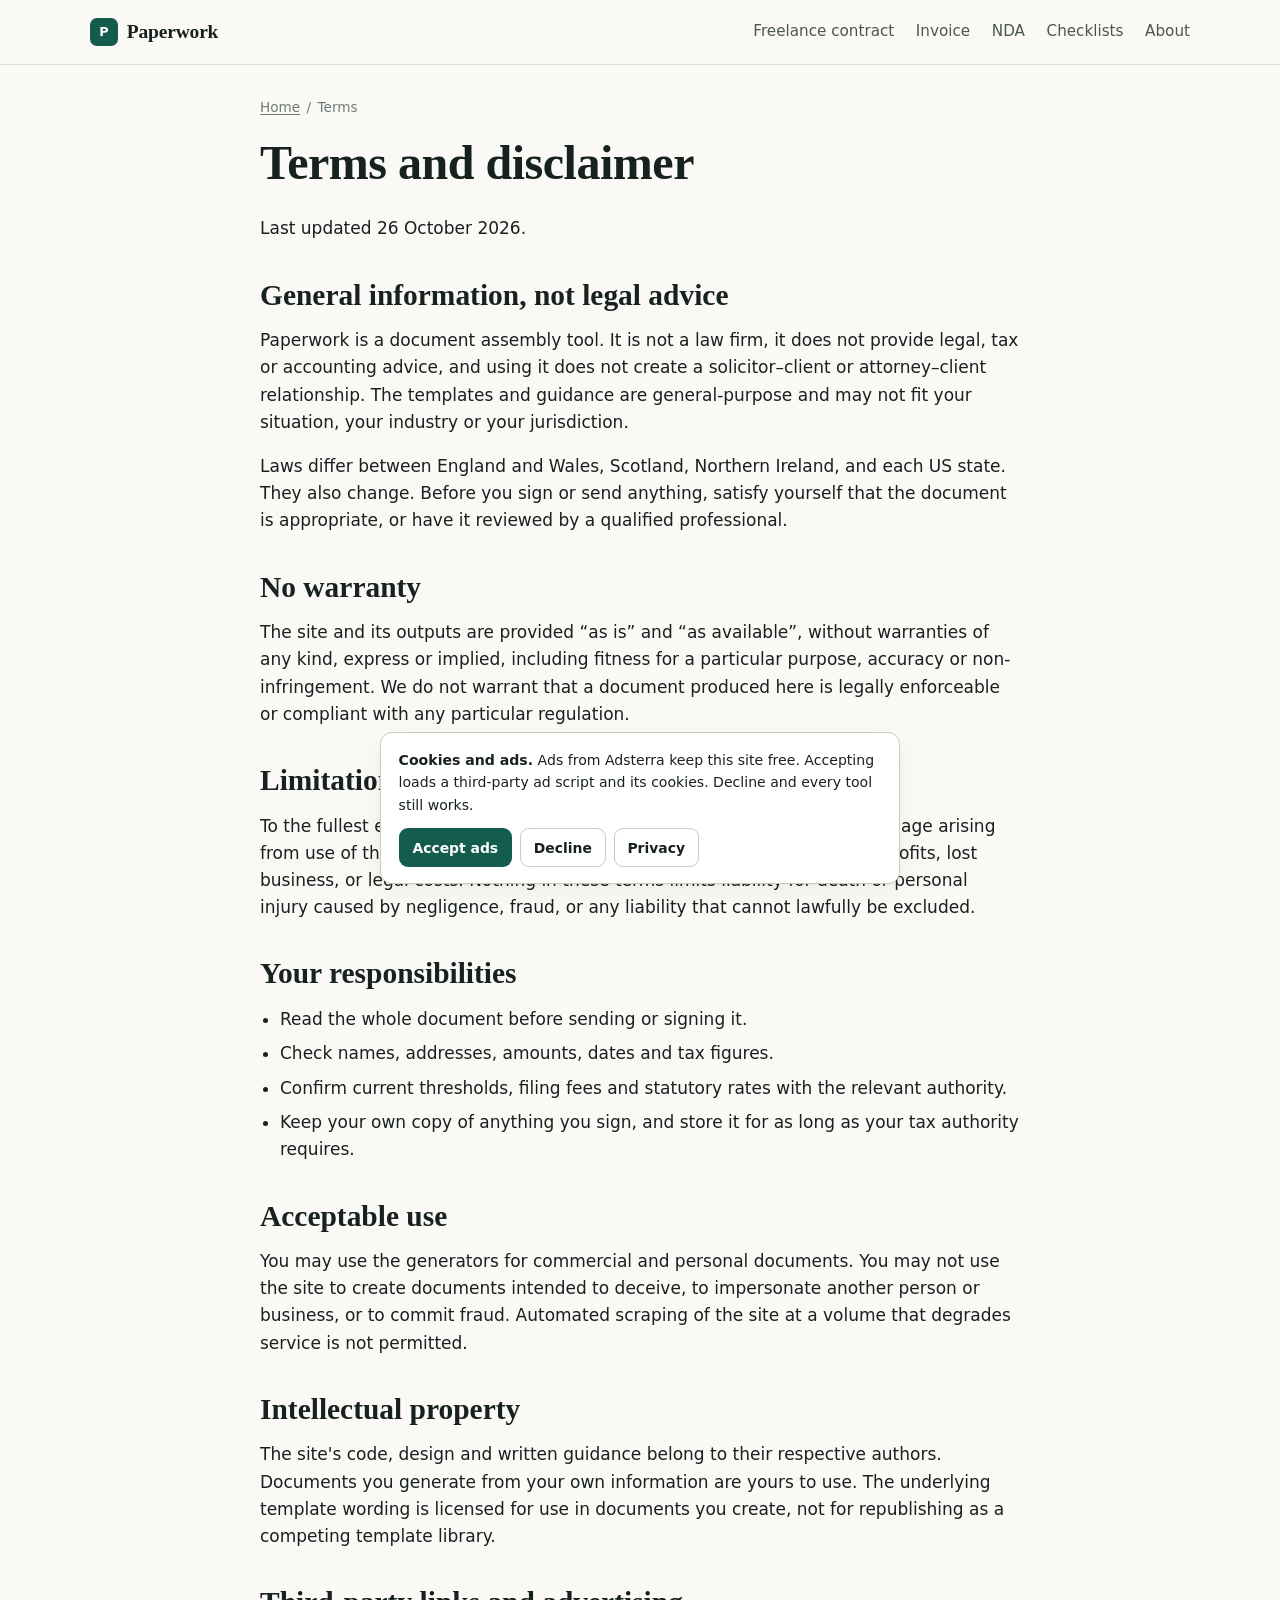
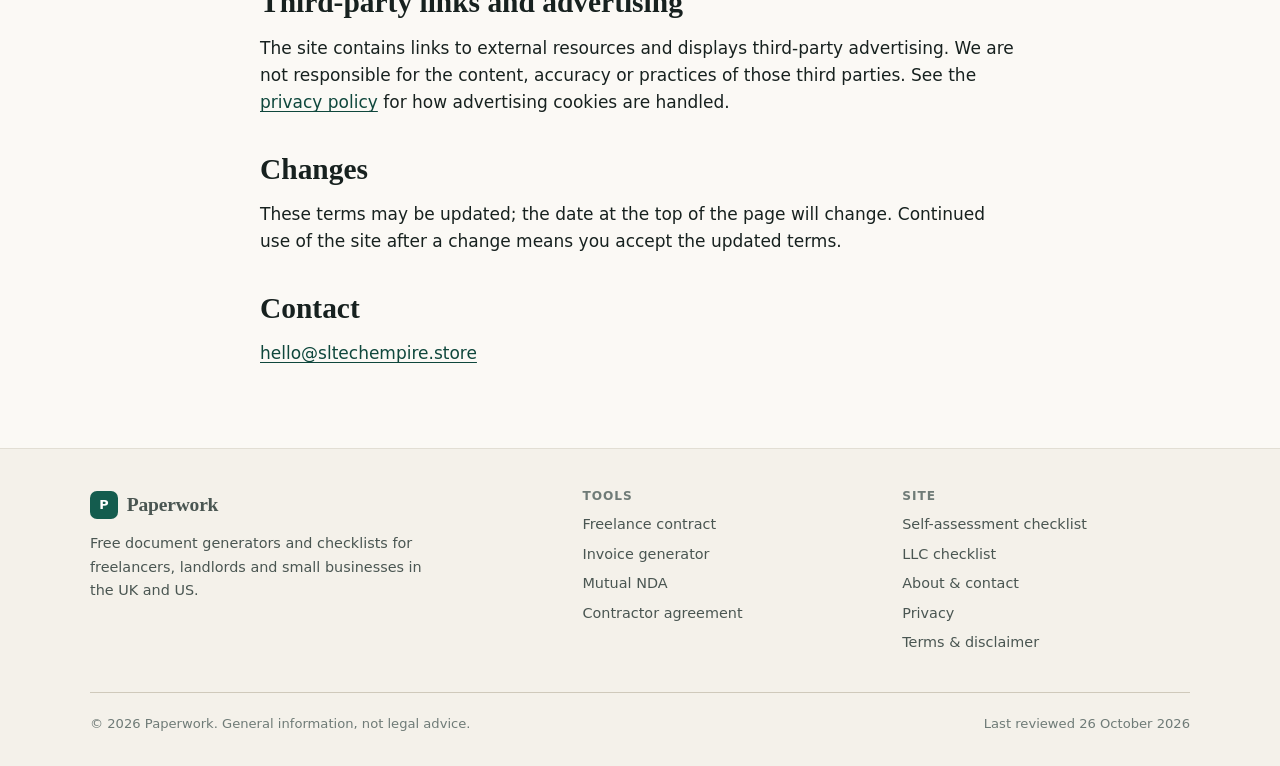
<file: terms.html>
<!DOCTYPE html>
<html lang="en">
<head>
<meta charset="utf-8">
<meta name="viewport" content="width=device-width, initial-scale=1">
<title>Terms &amp; Disclaimer — Paperwork</title>
<meta name="description" content="Terms of use for Paperwork: free general-purpose templates, no legal advice, no warranty, and your responsibility to check the document before signing.">
<link rel="canonical" href="https://paperwork.sltechempire.store/terms">
<meta name="robots" content="index, follow">
<meta name="theme-color" content="#145c4e">
<meta property="og:type" content="website">
<meta property="og:title" content="Terms &amp; Disclaimer — Paperwork">
<meta property="og:url" content="https://paperwork.sltechempire.store/terms">
<link rel="icon" href="data:image/svg+xml,%3Csvg xmlns='http://www.w3.org/2000/svg' viewBox='0 0 32 32'%3E%3Crect width='32' height='32' rx='7' fill='%23145c4e'/%3E%3Cpath d='M10 8h9l5 5v11H10z' fill='none' stroke='%23fff' stroke-width='2'/%3E%3Cpath d='M13 18h7M13 21h5' stroke='%23fff' stroke-width='2'/%3E%3C/svg%3E">
<link rel="stylesheet" href="assets/styles.css">
</head>
<body>
<a class="skip" href="#main">Skip to content</a>

<header class="site-header">
  <div class="wrap header-inner">
    <a class="brand" href="./"><span class="brand-mark" aria-hidden="true">P</span>Paperwork</a>
    <button class="menu-btn" data-menu aria-expanded="false" aria-controls="site-nav">Menu
      <svg width="12" height="12" viewBox="0 0 12 12" aria-hidden="true"><path d="M1 3h10M1 6h10M1 9h10" stroke="currentColor" stroke-width="1.6" fill="none"/></svg>
    </button>
    <nav id="site-nav" aria-label="Main">
      <a href="tools/freelance-contract">Freelance contract</a>
      <a href="tools/invoice">Invoice</a>
      <a href="tools/nda">NDA</a>
      <a href="checklists/">Checklists</a>
      <a href="about">About</a>
    </nav>
  </div>
</header>

<main id="main">
  <div class="wrap narrow prose page-head">
    <nav class="breadcrumbs" aria-label="Breadcrumb"><a href="./">Home</a><span>/</span>Terms</nav>
    <h1>Terms and disclaimer</h1>
    <p class="lede">Last updated <span data-updated>26 October 2026</span>.</p>

    <h2>General information, not legal advice</h2>
    <p>Paperwork is a document assembly tool. It is not a law firm, it does not provide legal, tax or accounting advice, and using it does not create a solicitor–client or attorney–client relationship. The templates and guidance are general-purpose and may not fit your situation, your industry or your jurisdiction.</p>
    <p>Laws differ between England and Wales, Scotland, Northern Ireland, and each US state. They also change. Before you sign or send anything, satisfy yourself that the document is appropriate, or have it reviewed by a qualified professional.</p>

    <h2>No warranty</h2>
    <p>The site and its outputs are provided “as is” and “as available”, without warranties of any kind, express or implied, including fitness for a particular purpose, accuracy or non-infringement. We do not warrant that a document produced here is legally enforceable or compliant with any particular regulation.</p>

    <h2>Limitation of liability</h2>
    <p>To the fullest extent permitted by law, we are not liable for any loss or damage arising from use of this site or reliance on a generated document, including lost profits, lost business, or legal costs. Nothing in these terms limits liability for death or personal injury caused by negligence, fraud, or any liability that cannot lawfully be excluded.</p>

    <h2>Your responsibilities</h2>
    <ul>
      <li>Read the whole document before sending or signing it.</li>
      <li>Check names, addresses, amounts, dates and tax figures.</li>
      <li>Confirm current thresholds, filing fees and statutory rates with the relevant authority.</li>
      <li>Keep your own copy of anything you sign, and store it for as long as your tax authority requires.</li>
    </ul>

    <h2>Acceptable use</h2>
    <p>You may use the generators for commercial and personal documents. You may not use the site to create documents intended to deceive, to impersonate another person or business, or to commit fraud. Automated scraping of the site at a volume that degrades service is not permitted.</p>

    <h2>Intellectual property</h2>
    <p>The site's code, design and written guidance belong to their respective authors. Documents you generate from your own information are yours to use. The underlying template wording is licensed for use in documents you create, not for republishing as a competing template library.</p>

    <h2>Third-party links and advertising</h2>
    <p>The site contains links to external resources and displays third-party advertising. We are not responsible for the content, accuracy or practices of those third parties. See the <a href="privacy">privacy policy</a> for how advertising cookies are handled.</p>

    <h2>Changes</h2>
    <p>These terms may be updated; the date at the top of the page will change. Continued use of the site after a change means you accept the updated terms.</p>

    <h2>Contact</h2>
    <p><a href="mailto:hello@sltechempire.store">hello@sltechempire.store</a></p>
  </div>

  <aside class="ad-slot" data-slot="top" aria-label="Advertisement"></aside>
</main>

<footer class="site-footer">
  <div class="wrap">
    <div class="footer-grid">
      <div>
        <a class="brand" href="./"><span class="brand-mark" aria-hidden="true">P</span>Paperwork</a>
        <p class="small" style="margin-top:.75rem;max-width:38ch">Free document generators and checklists for freelancers, landlords and small businesses in the UK and US.</p>
      </div>
      <div>
        <h2>Tools</h2>
        <ul>
          <li><a href="tools/freelance-contract">Freelance contract</a></li>
          <li><a href="tools/invoice">Invoice generator</a></li>
          <li><a href="tools/nda">Mutual NDA</a></li>
          <li><a href="tools/contractor-agreement">Contractor agreement</a></li>
        </ul>
      </div>
      <div>
        <h2>Site</h2>
        <ul>
          <li><a href="checklists/self-assessment">Self-assessment checklist</a></li>
          <li><a href="checklists/llc-formation">LLC checklist</a></li>
          <li><a href="about">About &amp; contact</a></li>
          <li><a href="privacy">Privacy</a></li>
          <li><a href="terms">Terms &amp; disclaimer</a></li>
        </ul>
      </div>
    </div>
    <div class="footer-bottom">
      <span>© <span id="year">2026</span> Paperwork. General information, not legal advice.</span>
      <span>Last reviewed <span data-updated>26 October 2026</span></span>
    </div>
  </div>
</footer>

<div id="consent" hidden>
  <p><strong>Cookies and ads.</strong> Ads from Adsterra keep this site free. Accepting loads a third-party ad script and its cookies. Decline and every tool still works.</p>
  <div class="row">
    <button class="btn btn-sm" id="consent-accept">Accept ads</button>
    <button class="btn btn-sm btn-ghost" id="consent-decline">Decline</button>
    <a class="btn btn-sm btn-ghost" href="privacy">Privacy</a>
  </div>
</div>

<script src="assets/data.js"></script>
<script src="assets/app.js"></script>
</body>
</html>
</file>
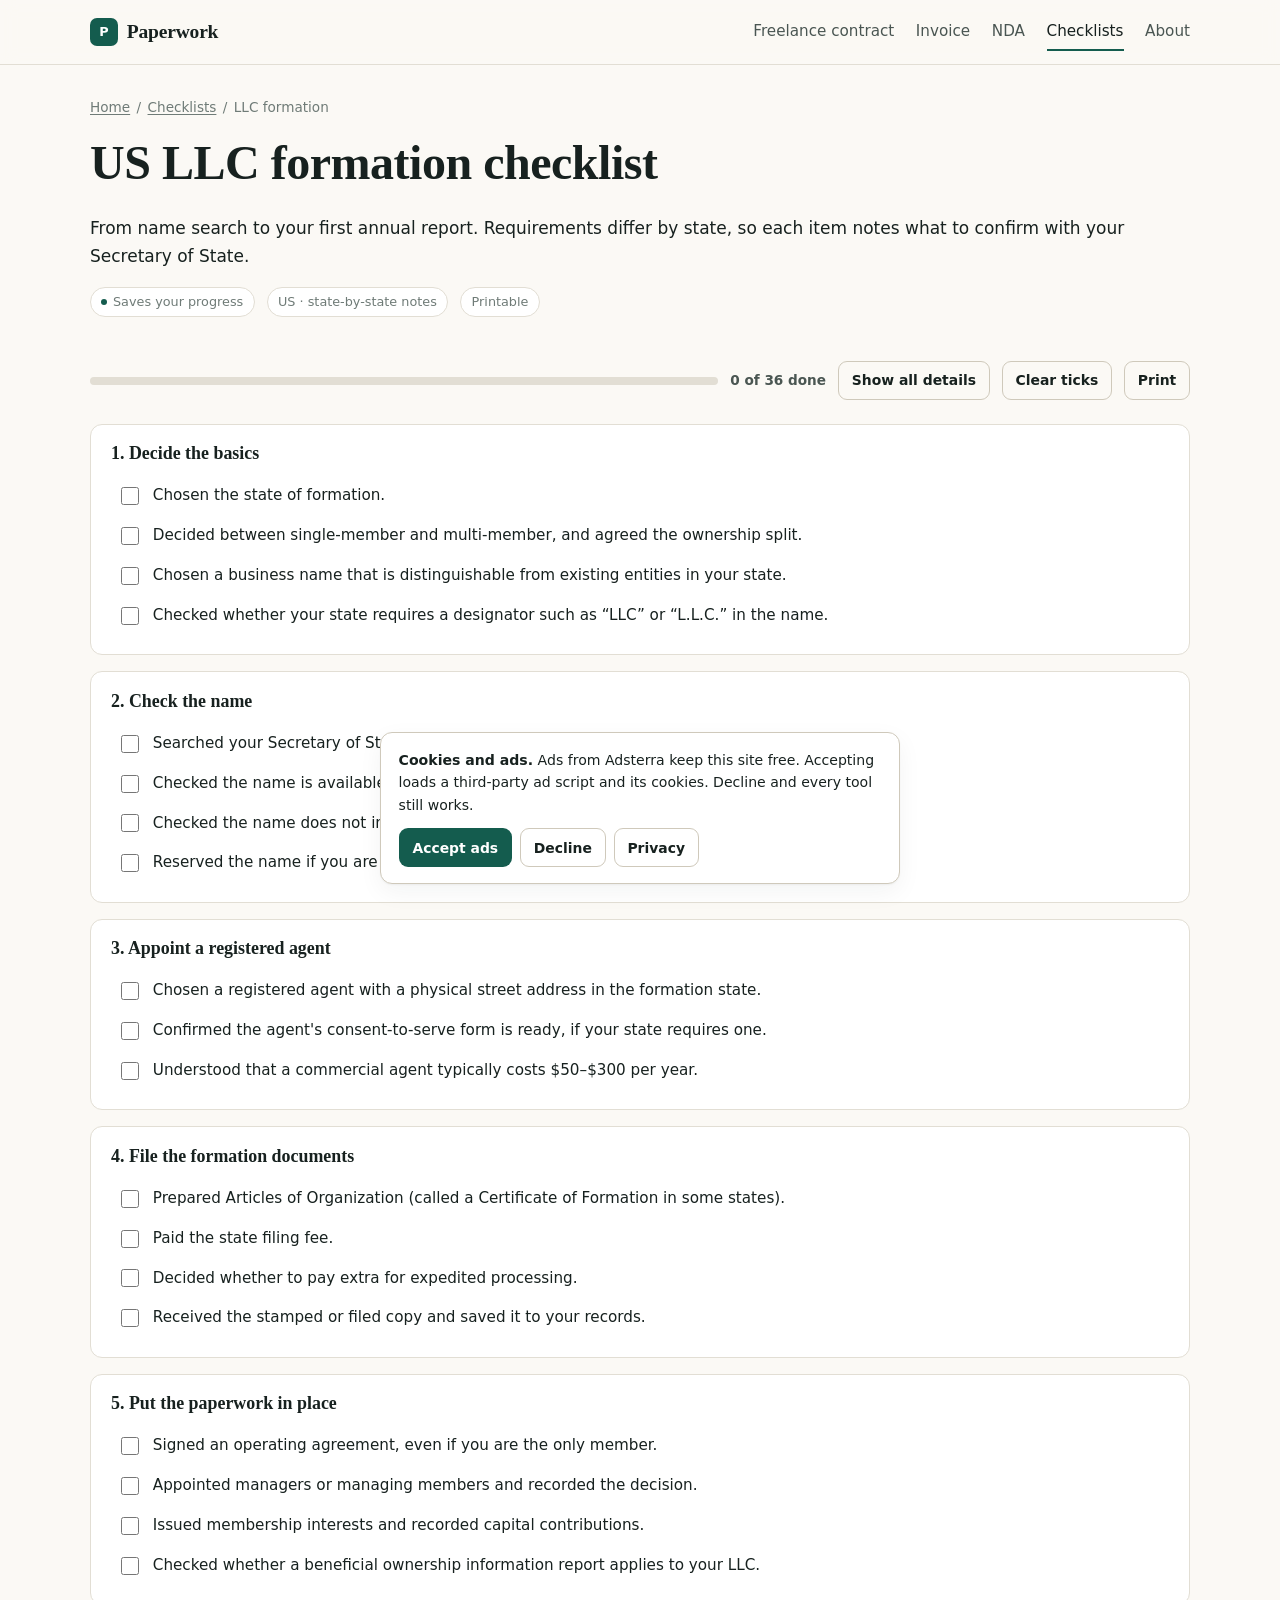
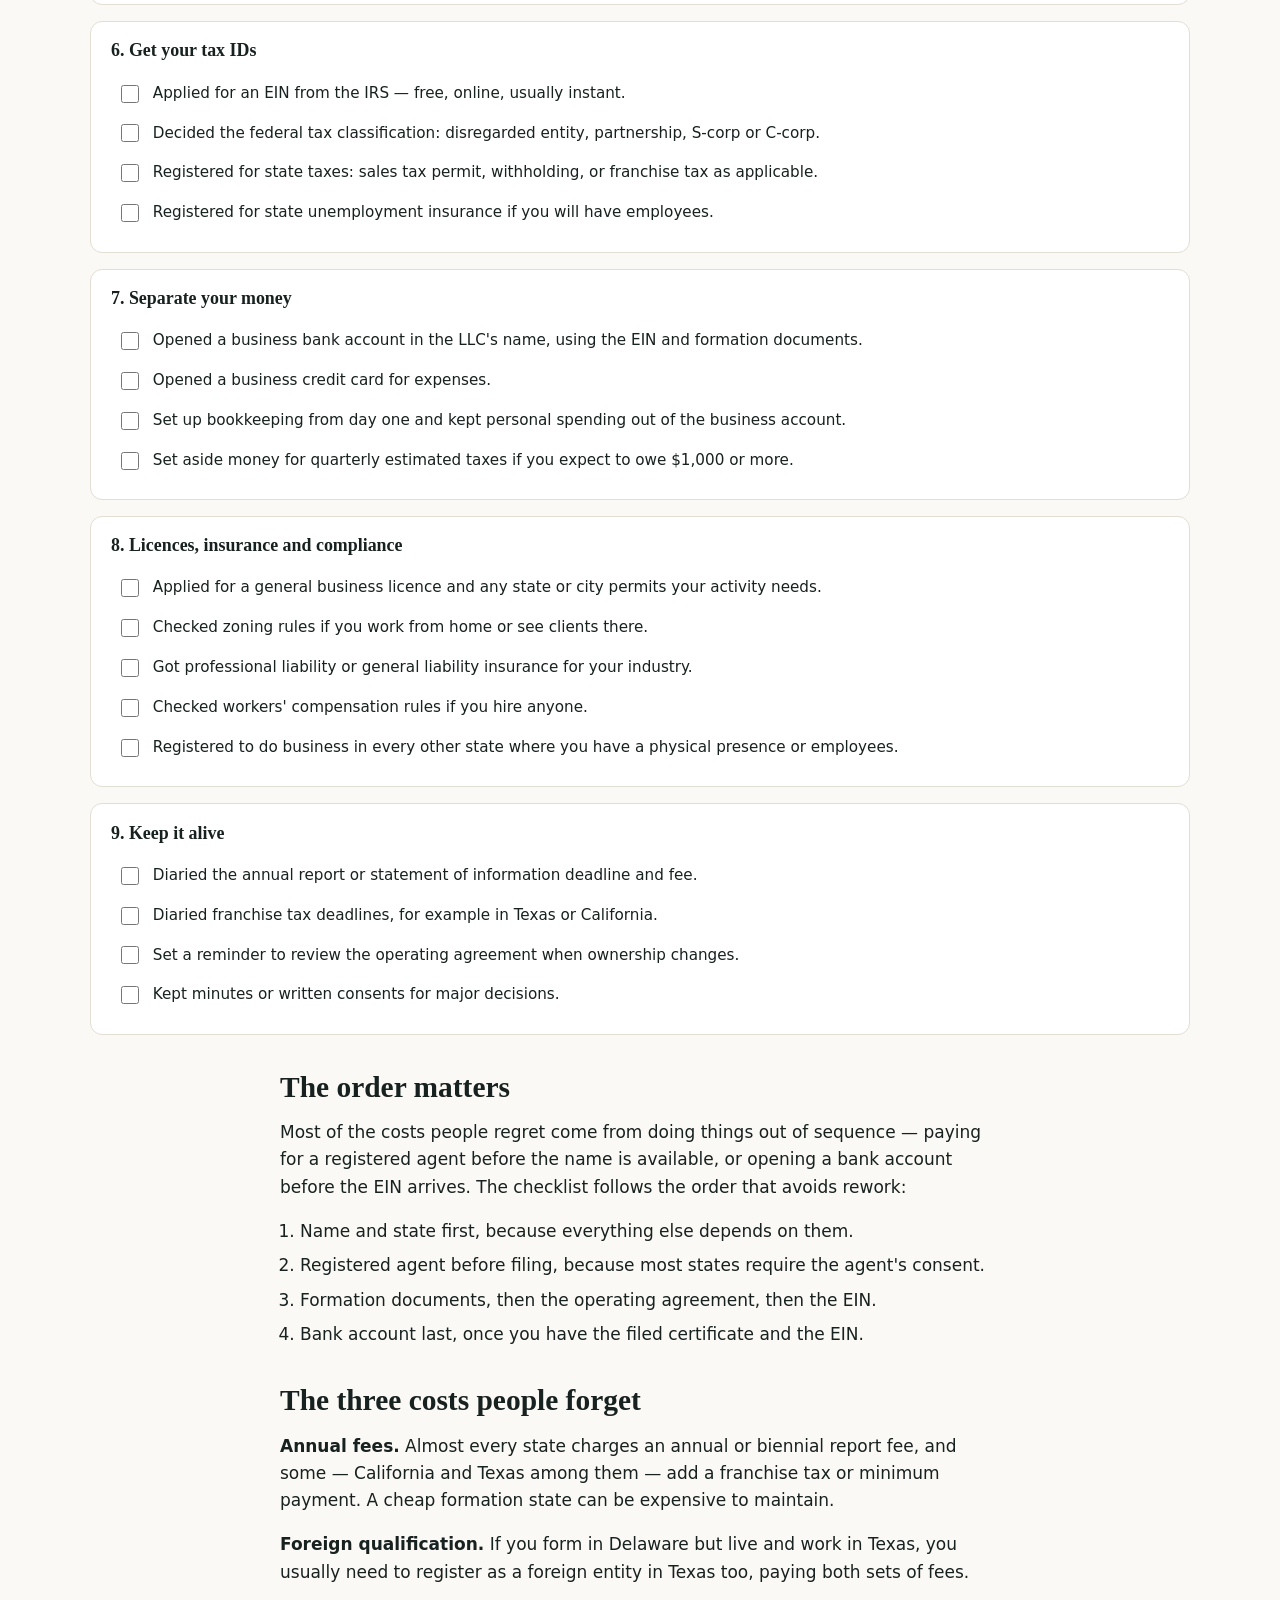
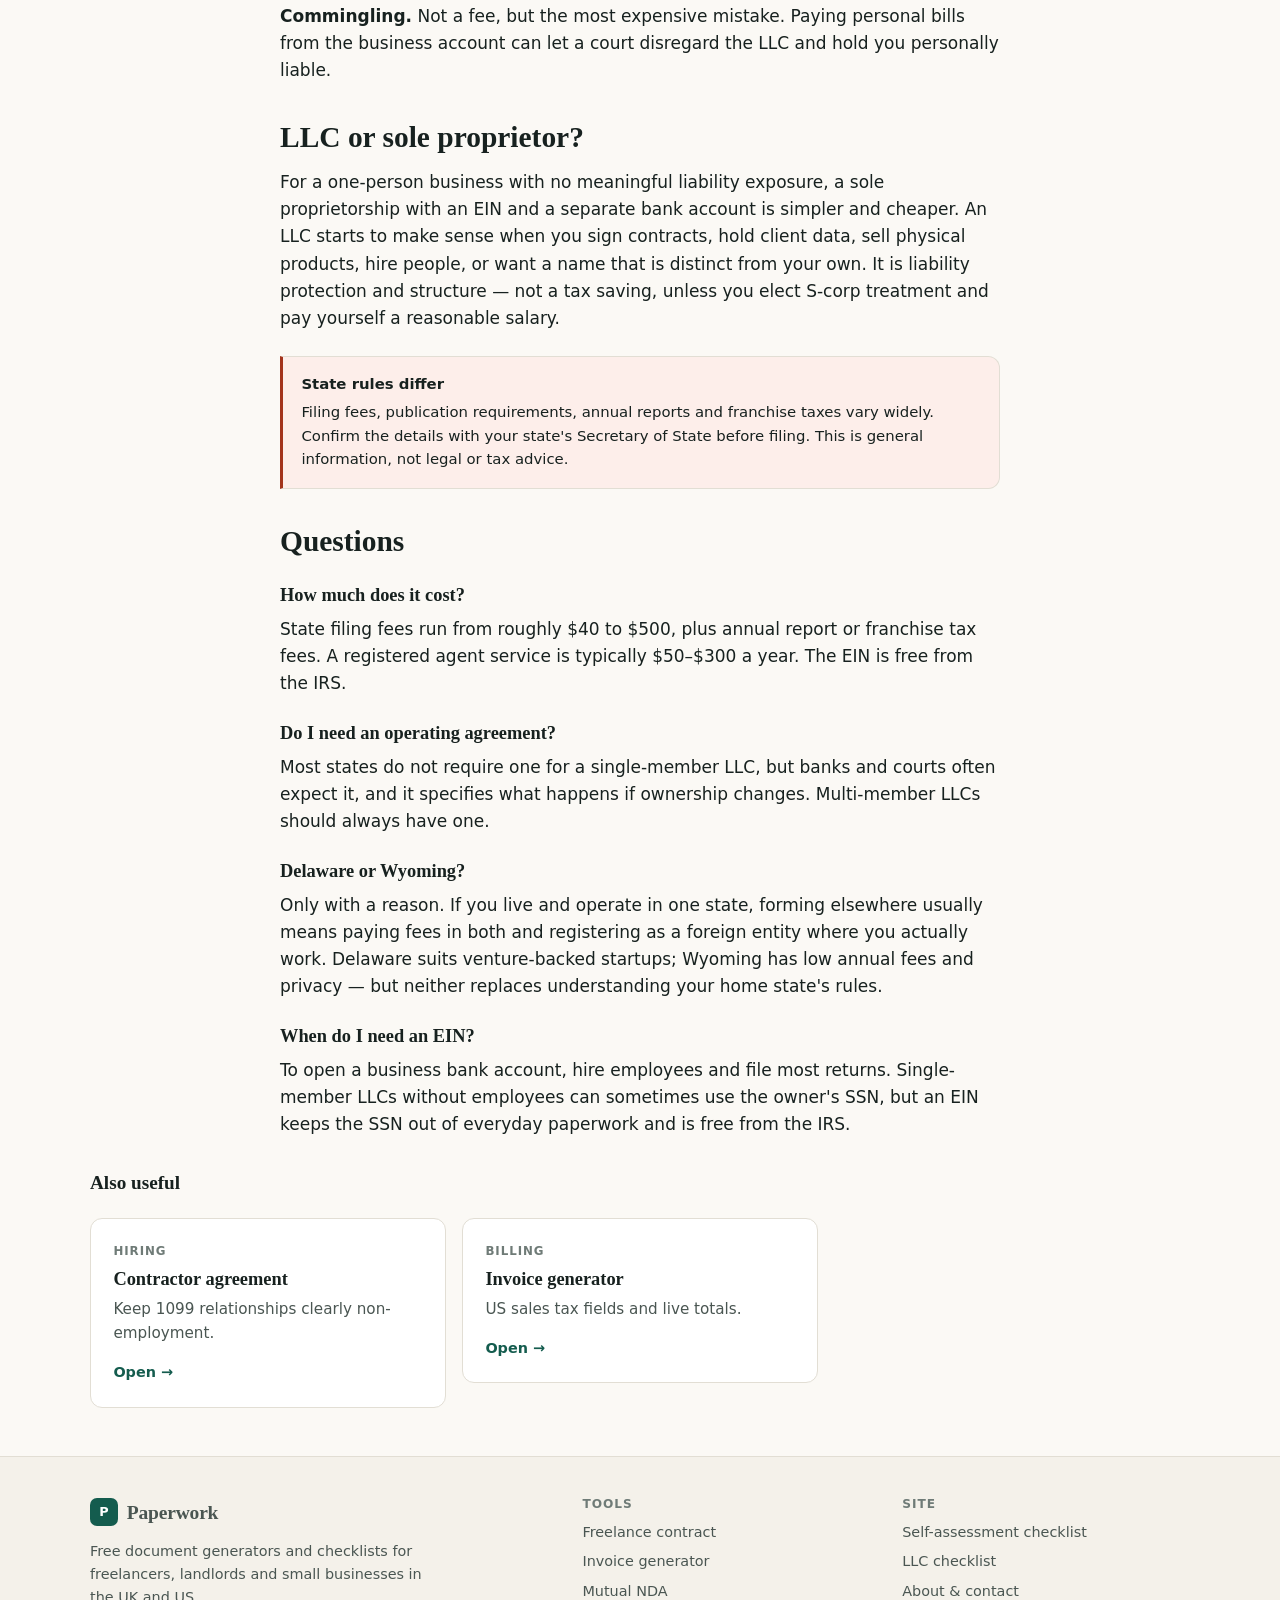
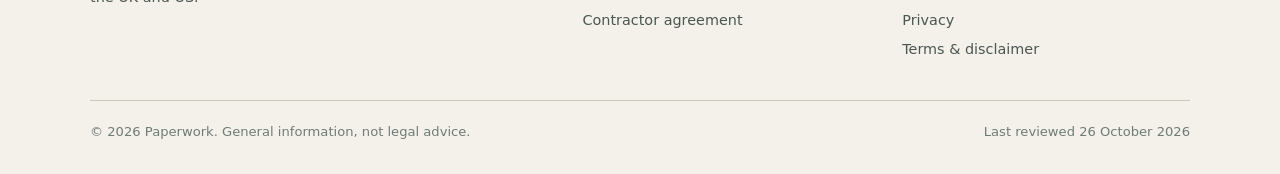
<file: checklists/llc-formation.html>
<!DOCTYPE html>
<html lang="en">
<head>
<meta charset="utf-8">
<meta name="viewport" content="width=device-width, initial-scale=1">
<title>LLC Formation Checklist (US) — Free, Step by Step | Paperwork</title>
<meta name="description" content="Everything to do when forming a US LLC: name search, registered agent, articles of organization, EIN, operating agreement, banking, licences and annual filings.">
<link rel="canonical" href="https://paperwork.sltechempire.store/checklists/llc-formation">
<meta name="robots" content="index, follow">
<meta name="theme-color" content="#145c4e">
<meta property="og:type" content="article">
<meta property="og:title" content="LLC Formation Checklist (US)">
<meta property="og:description" content="From name search to your first annual report, in the right order.">
<meta property="og:url" content="https://paperwork.sltechempire.store/checklists/llc-formation">
<link rel="icon" href="data:image/svg+xml,%3Csvg xmlns='http://www.w3.org/2000/svg' viewBox='0 0 32 32'%3E%3Crect width='32' height='32' rx='7' fill='%23145c4e'/%3E%3Cpath d='M10 8h9l5 5v11H10z' fill='none' stroke='%23fff' stroke-width='2'/%3E%3Cpath d='M13 18h7M13 21h5' stroke='%23fff' stroke-width='2'/%3E%3C/svg%3E">
<link rel="stylesheet" href="../assets/styles.css">
<script type="application/ld+json">
{
  "@context": "https://schema.org",
  "@graph": [
    {
      "@type": "HowTo",
      "name": "How to form a US LLC",
      "description": "A step-by-step checklist from name search to annual filings.",
      "totalTime": "P14D",
      "step": [
        { "@type": "HowToStep", "name": "Decide the basics" },
        { "@type": "HowToStep", "name": "Check the name" },
        { "@type": "HowToStep", "name": "Appoint a registered agent" },
        { "@type": "HowToStep", "name": "File the formation documents" },
        { "@type": "HowToStep", "name": "Put the paperwork in place" },
        { "@type": "HowToStep", "name": "Get your tax IDs" },
        { "@type": "HowToStep", "name": "Separate your money" },
        { "@type": "HowToStep", "name": "Licences, insurance and compliance" },
        { "@type": "HowToStep", "name": "Keep it alive" }
      ]
    },
    {
      "@type": "BreadcrumbList",
      "itemListElement": [
        { "@type": "ListItem", "position": 1, "name": "Home", "item": "https://paperwork.sltechempire.store/" },
        { "@type": "ListItem", "position": 2, "name": "Checklists", "item": "https://paperwork.sltechempire.store/checklists/" },
        { "@type": "ListItem", "position": 3, "name": "LLC formation", "item": "https://paperwork.sltechempire.store/checklists/llc-formation" }
      ]
    },
    {
      "@type": "FAQPage",
      "mainEntity": [
        {
          "@type": "Question",
          "name": "How much does it cost to form an LLC?",
          "acceptedAnswer": { "@type": "Answer", "text": "State filing fees range from roughly $40 to $500 depending on the state, with annual report or franchise tax fees on top. A registered agent service typically costs $50–$300 a year. The EIN is free from the IRS." }
        },
        {
          "@type": "Question",
          "name": "Do I need an operating agreement?",
          "acceptedAnswer": { "@type": "Answer", "text": "Most states do not legally require one for a single-member LLC, but banks, lenders and courts often expect it, and it is what specifies ownership and what happens if a member leaves. Multi-member LLCs should always have one." }
        },
        {
          "@type": "Question",
          "name": "Should I form an LLC in Delaware or Wyoming?",
          "acceptedAnswer": { "@type": "Answer", "text": "Only if you have a specific reason. If you live and operate in one state, forming elsewhere usually means paying fees in both and registering as a foreign entity where you actually work. Delaware makes sense for venture-backed startups; Wyoming for privacy and low annual fees — but not as a substitute for understanding your home state's rules." }
        },
        {
          "@type": "Question",
          "name": "When do I need an EIN?",
          "acceptedAnswer": { "@type": "Answer", "text": "You need an EIN to open a business bank account, to hire employees, and for most tax filings. Single-member LLCs without employees can use the owner's SSN in some cases, but an EIN keeps the SSN out of everyday paperwork and is free to obtain from the IRS." }
        }
      ]
    }
  ]
}
</script>
</head>
<body>
<a class="skip" href="#main">Skip to content</a>

<header class="site-header">
  <div class="wrap header-inner">
    <a class="brand" href="../"><span class="brand-mark" aria-hidden="true">P</span>Paperwork</a>
    <button class="menu-btn" data-menu aria-expanded="false" aria-controls="site-nav">Menu
      <svg width="12" height="12" viewBox="0 0 12 12" aria-hidden="true"><path d="M1 3h10M1 6h10M1 9h10" stroke="currentColor" stroke-width="1.6" fill="none"/></svg>
    </button>
    <nav id="site-nav" aria-label="Main">
      <a href="../tools/freelance-contract">Freelance contract</a>
      <a href="../tools/invoice">Invoice</a>
      <a href="../tools/nda">NDA</a>
      <a href="./" aria-current="page">Checklists</a>
      <a href="../about">About</a>
    </nav>
  </div>
</header>

<main id="main">
  <div class="wrap">
    <div class="page-head">
      <nav class="breadcrumbs" aria-label="Breadcrumb"><a href="../">Home</a><span>/</span><a href="./">Checklists</a><span>/</span>LLC formation</nav>
      <h1>US LLC formation checklist</h1>
      <p class="lede">From name search to your first annual report. Requirements differ by state, so each item notes what to confirm with your Secretary of State.</p>
      <div class="toolbar">
        <span class="badge"><span class="dot"></span>Saves your progress</span>
        <span class="badge">US · state-by-state notes</span>
        <span class="badge">Printable</span>
      </div>
    </div>

    <aside class="ad-slot" data-slot="top" aria-label="Advertisement"></aside>

    <div class="check-toolbar no-print">
      <div class="progress" role="progressbar" aria-label="Checklist progress" aria-valuemin="0" aria-valuemax="100" aria-valuenow="0"><span id="check-progress"></span></div>
      <span id="check-count">0 of 0 done</span>
      <button class="btn btn-ghost btn-sm" id="check-expand" type="button">Show all details</button>
      <button class="btn btn-ghost btn-sm" id="check-reset" type="button">Clear ticks</button>
      <button class="btn btn-ghost btn-sm" onclick="window.print()" type="button">Print</button>
    </div>

    <div data-checklist="llc-formation">

      <div class="check-section">
        <h2>1. Decide the basics</h2>
        <div class="check"><input type="checkbox" id="llc-1-1" data-check="llc-1-1"><label for="llc-1-1">Chosen the state of formation.<span class="hint">Usually where you live or operate. Forming in Wyoming or Delaware for privacy only makes sense if you understand the extra fees and foreign qualification.</span></label></div>
        <div class="check"><input type="checkbox" id="llc-1-2" data-check="llc-1-2"><label for="llc-1-2">Decided between single-member and multi-member, and agreed the ownership split.<span class="hint">Multi-member LLCs are taxed as partnerships by default and need a written operating agreement.</span></label></div>
        <div class="check"><input type="checkbox" id="llc-1-3" data-check="llc-1-3"><label for="llc-1-3">Chosen a business name that is distinguishable from existing entities in your state.</label></div>
        <div class="check"><input type="checkbox" id="llc-1-4" data-check="llc-1-4"><label for="llc-1-4">Checked whether your state requires a designator such as “LLC” or “L.L.C.” in the name.</label></div>
      </div>

      <div class="check-section">
        <h2>2. Check the name</h2>
        <div class="check"><input type="checkbox" id="llc-2-1" data-check="llc-2-1"><label for="llc-2-1">Searched your Secretary of State business database for exact and similar names.</label></div>
        <div class="check"><input type="checkbox" id="llc-2-2" data-check="llc-2-2"><label for="llc-2-2">Checked the name is available as a .com or matching domain.</label></div>
        <div class="check"><input type="checkbox" id="llc-2-3" data-check="llc-2-3"><label for="llc-2-3">Checked the name does not infringe a registered trademark using the USPTO search.</label></div>
        <div class="check"><input type="checkbox" id="llc-2-4" data-check="llc-2-4"><label for="llc-2-4">Reserved the name if you are not ready to file yet.<span class="hint">Most states charge a small fee and hold the reservation for 60–120 days.</span></label></div>
      </div>

      <div class="check-section">
        <h2>3. Appoint a registered agent</h2>
        <div class="check"><input type="checkbox" id="llc-3-1" data-check="llc-3-1"><label for="llc-3-1">Chosen a registered agent with a physical street address in the formation state.<span class="hint">A PO box is not enough. You can act as your own agent if you have an address there and are available during business hours.</span></label></div>
        <div class="check"><input type="checkbox" id="llc-3-2" data-check="llc-3-2"><label for="llc-3-2">Confirmed the agent's consent-to-serve form is ready, if your state requires one.</label></div>
        <div class="check"><input type="checkbox" id="llc-3-3" data-check="llc-3-3"><label for="llc-3-3">Understood that a commercial agent typically costs $50–$300 per year.</label></div>
      </div>

      <div class="check-section">
        <h2>4. File the formation documents</h2>
        <div class="check"><input type="checkbox" id="llc-4-1" data-check="llc-4-1"><label for="llc-4-1">Prepared Articles of Organization (called a Certificate of Formation in some states).</label></div>
        <div class="check"><input type="checkbox" id="llc-4-2" data-check="llc-4-2"><label for="llc-4-2">Paid the state filing fee.<span class="hint">Fees range from roughly $40 to $500 depending on the state.</span></label></div>
        <div class="check"><input type="checkbox" id="llc-4-3" data-check="llc-4-3"><label for="llc-4-3">Decided whether to pay extra for expedited processing.</label></div>
        <div class="check"><input type="checkbox" id="llc-4-4" data-check="llc-4-4"><label for="llc-4-4">Received the stamped or filed copy and saved it to your records.</label></div>
      </div>

      <div class="check-section">
        <h2>5. Put the paperwork in place</h2>
        <div class="check"><input type="checkbox" id="llc-5-1" data-check="llc-5-1"><label for="llc-5-1">Signed an operating agreement, even if you are the only member.<span class="hint">Banks and courts often ask for it, and it proves the LLC is separate from you.</span></label></div>
        <div class="check"><input type="checkbox" id="llc-5-2" data-check="llc-5-2"><label for="llc-5-2">Appointed managers or managing members and recorded the decision.</label></div>
        <div class="check"><input type="checkbox" id="llc-5-3" data-check="llc-5-3"><label for="llc-5-3">Issued membership interests and recorded capital contributions.</label></div>
        <div class="check"><input type="checkbox" id="llc-5-4" data-check="llc-5-4"><label for="llc-5-4">Checked whether a beneficial ownership information report applies to your LLC.<span class="hint">FinCEN narrowed the domestic reporting requirement in 2025. Confirm the current position before filing anything.</span></label></div>
      </div>

      <div class="check-section">
        <h2>6. Get your tax IDs</h2>
        <div class="check"><input type="checkbox" id="llc-6-1" data-check="llc-6-1"><label for="llc-6-1">Applied for an EIN from the IRS — free, online, usually instant.<span class="hint">Do not pay a third party for this. It is free at irs.gov.</span></label></div>
        <div class="check"><input type="checkbox" id="llc-6-2" data-check="llc-6-2"><label for="llc-6-2">Decided the federal tax classification: disregarded entity, partnership, S-corp or C-corp.</label></div>
        <div class="check"><input type="checkbox" id="llc-6-3" data-check="llc-6-3"><label for="llc-6-3">Registered for state taxes: sales tax permit, withholding, or franchise tax as applicable.</label></div>
        <div class="check"><input type="checkbox" id="llc-6-4" data-check="llc-6-4"><label for="llc-6-4">Registered for state unemployment insurance if you will have employees.</label></div>
      </div>

      <div class="check-section">
        <h2>7. Separate your money</h2>
        <div class="check"><input type="checkbox" id="llc-7-1" data-check="llc-7-1"><label for="llc-7-1">Opened a business bank account in the LLC's name, using the EIN and formation documents.</label></div>
        <div class="check"><input type="checkbox" id="llc-7-2" data-check="llc-7-2"><label for="llc-7-2">Opened a business credit card for expenses.</label></div>
        <div class="check"><input type="checkbox" id="llc-7-3" data-check="llc-7-3"><label for="llc-7-3">Set up bookkeeping from day one and kept personal spending out of the business account.<span class="hint">Commingling funds is the fastest way to lose the liability protection the LLC exists for.</span></label></div>
        <div class="check"><input type="checkbox" id="llc-7-4" data-check="llc-7-4"><label for="llc-7-4">Set aside money for quarterly estimated taxes if you expect to owe $1,000 or more.</label></div>
      </div>

      <div class="check-section">
        <h2>8. Licences, insurance and compliance</h2>
        <div class="check"><input type="checkbox" id="llc-8-1" data-check="llc-8-1"><label for="llc-8-1">Applied for a general business licence and any state or city permits your activity needs.</label></div>
        <div class="check"><input type="checkbox" id="llc-8-2" data-check="llc-8-2"><label for="llc-8-2">Checked zoning rules if you work from home or see clients there.</label></div>
        <div class="check"><input type="checkbox" id="llc-8-3" data-check="llc-8-3"><label for="llc-8-3">Got professional liability or general liability insurance for your industry.</label></div>
        <div class="check"><input type="checkbox" id="llc-8-4" data-check="llc-8-4"><label for="llc-8-4">Checked workers' compensation rules if you hire anyone.</label></div>
        <div class="check"><input type="checkbox" id="llc-8-5" data-check="llc-8-5"><label for="llc-8-5">Registered to do business in every other state where you have a physical presence or employees.</label></div>
      </div>

      <div class="check-section">
        <h2>9. Keep it alive</h2>
        <div class="check"><input type="checkbox" id="llc-9-1" data-check="llc-9-1"><label for="llc-9-1">Diaried the annual report or statement of information deadline and fee.</label></div>
        <div class="check"><input type="checkbox" id="llc-9-2" data-check="llc-9-2"><label for="llc-9-2">Diaried franchise tax deadlines, for example in Texas or California.</label></div>
        <div class="check"><input type="checkbox" id="llc-9-3" data-check="llc-9-3"><label for="llc-9-3">Set a reminder to review the operating agreement when ownership changes.</label></div>
        <div class="check"><input type="checkbox" id="llc-9-4" data-check="llc-9-4"><label for="llc-9-4">Kept minutes or written consents for major decisions.</label></div>
      </div>
    </div>
  </div>

  <div class="wrap prose">
    <h2>The order matters</h2>
    <p>Most of the costs people regret come from doing things out of sequence — paying for a registered agent before the name is available, or opening a bank account before the EIN arrives. The checklist follows the order that avoids rework:</p>
    <ol>
      <li>Name and state first, because everything else depends on them.</li>
      <li>Registered agent before filing, because most states require the agent's consent.</li>
      <li>Formation documents, then the operating agreement, then the EIN.</li>
      <li>Bank account last, once you have the filed certificate and the EIN.</li>
    </ol>

    <h2>The three costs people forget</h2>
    <p><strong>Annual fees.</strong> Almost every state charges an annual or biennial report fee, and some — California and Texas among them — add a franchise tax or minimum payment. A cheap formation state can be expensive to maintain.</p>
    <p><strong>Foreign qualification.</strong> If you form in Delaware but live and work in Texas, you usually need to register as a foreign entity in Texas too, paying both sets of fees.</p>
    <p><strong>Commingling.</strong> Not a fee, but the most expensive mistake. Paying personal bills from the business account can let a court disregard the LLC and hold you personally liable.</p>

    <h2>LLC or sole proprietor?</h2>
    <p>For a one-person business with no meaningful liability exposure, a sole proprietorship with an EIN and a separate bank account is simpler and cheaper. An LLC starts to make sense when you sign contracts, hold client data, sell physical products, hire people, or want a name that is distinct from your own. It is liability protection and structure — not a tax saving, unless you elect S-corp treatment and pay yourself a reasonable salary.</p>

    <div class="callout warn">
      <strong>State rules differ</strong>
      <p>Filing fees, publication requirements, annual reports and franchise taxes vary widely. Confirm the details with your state's Secretary of State before filing. This is general information, not legal or tax advice.</p>
    </div>

    <h2>Questions</h2>
    <h3>How much does it cost?</h3>
    <p>State filing fees run from roughly $40 to $500, plus annual report or franchise tax fees. A registered agent service is typically $50–$300 a year. The EIN is free from the IRS.</p>

    <h3>Do I need an operating agreement?</h3>
    <p>Most states do not require one for a single-member LLC, but banks and courts often expect it, and it specifies what happens if ownership changes. Multi-member LLCs should always have one.</p>

    <h3>Delaware or Wyoming?</h3>
    <p>Only with a reason. If you live and operate in one state, forming elsewhere usually means paying fees in both and registering as a foreign entity where you actually work. Delaware suits venture-backed startups; Wyoming has low annual fees and privacy — but neither replaces understanding your home state's rules.</p>

    <h3>When do I need an EIN?</h3>
    <p>To open a business bank account, hire employees and file most returns. Single-member LLCs without employees can sometimes use the owner's SSN, but an EIN keeps the SSN out of everyday paperwork and is free from the IRS.</p>
  </div>

  <div class="wrap related" style="padding-top:1rem">
    <h2 style="font-size:1.2rem">Also useful</h2>
    <ul class="card-grid">
      <li><a class="card" href="../tools/contractor-agreement"><span class="card-tag">Hiring</span><h3>Contractor agreement</h3><p>Keep 1099 relationships clearly non-employment.</p><span class="card-cta">Open →</span></a></li>
      <li><a class="card" href="../tools/invoice"><span class="card-tag">Billing</span><h3>Invoice generator</h3><p>US sales tax fields and live totals.</p><span class="card-cta">Open →</span></a></li>
    </ul>
  </div>

  <aside class="ad-slot" data-slot="inline" aria-label="Advertisement"></aside>
</main>

<footer class="site-footer">
  <div class="wrap">
    <div class="footer-grid">
      <div>
        <a class="brand" href="../"><span class="brand-mark" aria-hidden="true">P</span>Paperwork</a>
        <p class="small" style="margin-top:.75rem;max-width:38ch">Free document generators and checklists for freelancers, landlords and small businesses in the UK and US.</p>
      </div>
      <div>
        <h2>Tools</h2>
        <ul>
          <li><a href="../tools/freelance-contract">Freelance contract</a></li>
          <li><a href="../tools/invoice">Invoice generator</a></li>
          <li><a href="../tools/nda">Mutual NDA</a></li>
          <li><a href="../tools/contractor-agreement">Contractor agreement</a></li>
        </ul>
      </div>
      <div>
        <h2>Site</h2>
        <ul>
          <li><a href="self-assessment">Self-assessment checklist</a></li>
          <li><a href="llc-formation">LLC checklist</a></li>
          <li><a href="../about">About &amp; contact</a></li>
          <li><a href="../privacy">Privacy</a></li>
          <li><a href="../terms">Terms &amp; disclaimer</a></li>
        </ul>
      </div>
    </div>
    <div class="footer-bottom">
      <span>© <span id="year">2026</span> Paperwork. General information, not legal advice.</span>
      <span>Last reviewed <span data-updated>26 October 2026</span></span>
    </div>
  </div>
</footer>

<div id="consent" hidden>
  <p><strong>Cookies and ads.</strong> Ads from Adsterra keep this site free. Accepting loads a third-party ad script and its cookies. Decline and every tool still works.</p>
  <div class="row">
    <button class="btn btn-sm" id="consent-accept">Accept ads</button>
    <button class="btn btn-sm btn-ghost" id="consent-decline">Decline</button>
    <a class="btn btn-sm btn-ghost" href="../privacy">Privacy</a>
  </div>
</div>

<script src="../assets/data.js"></script>
<script src="../assets/app.js"></script>
</body>
</html>
</file>
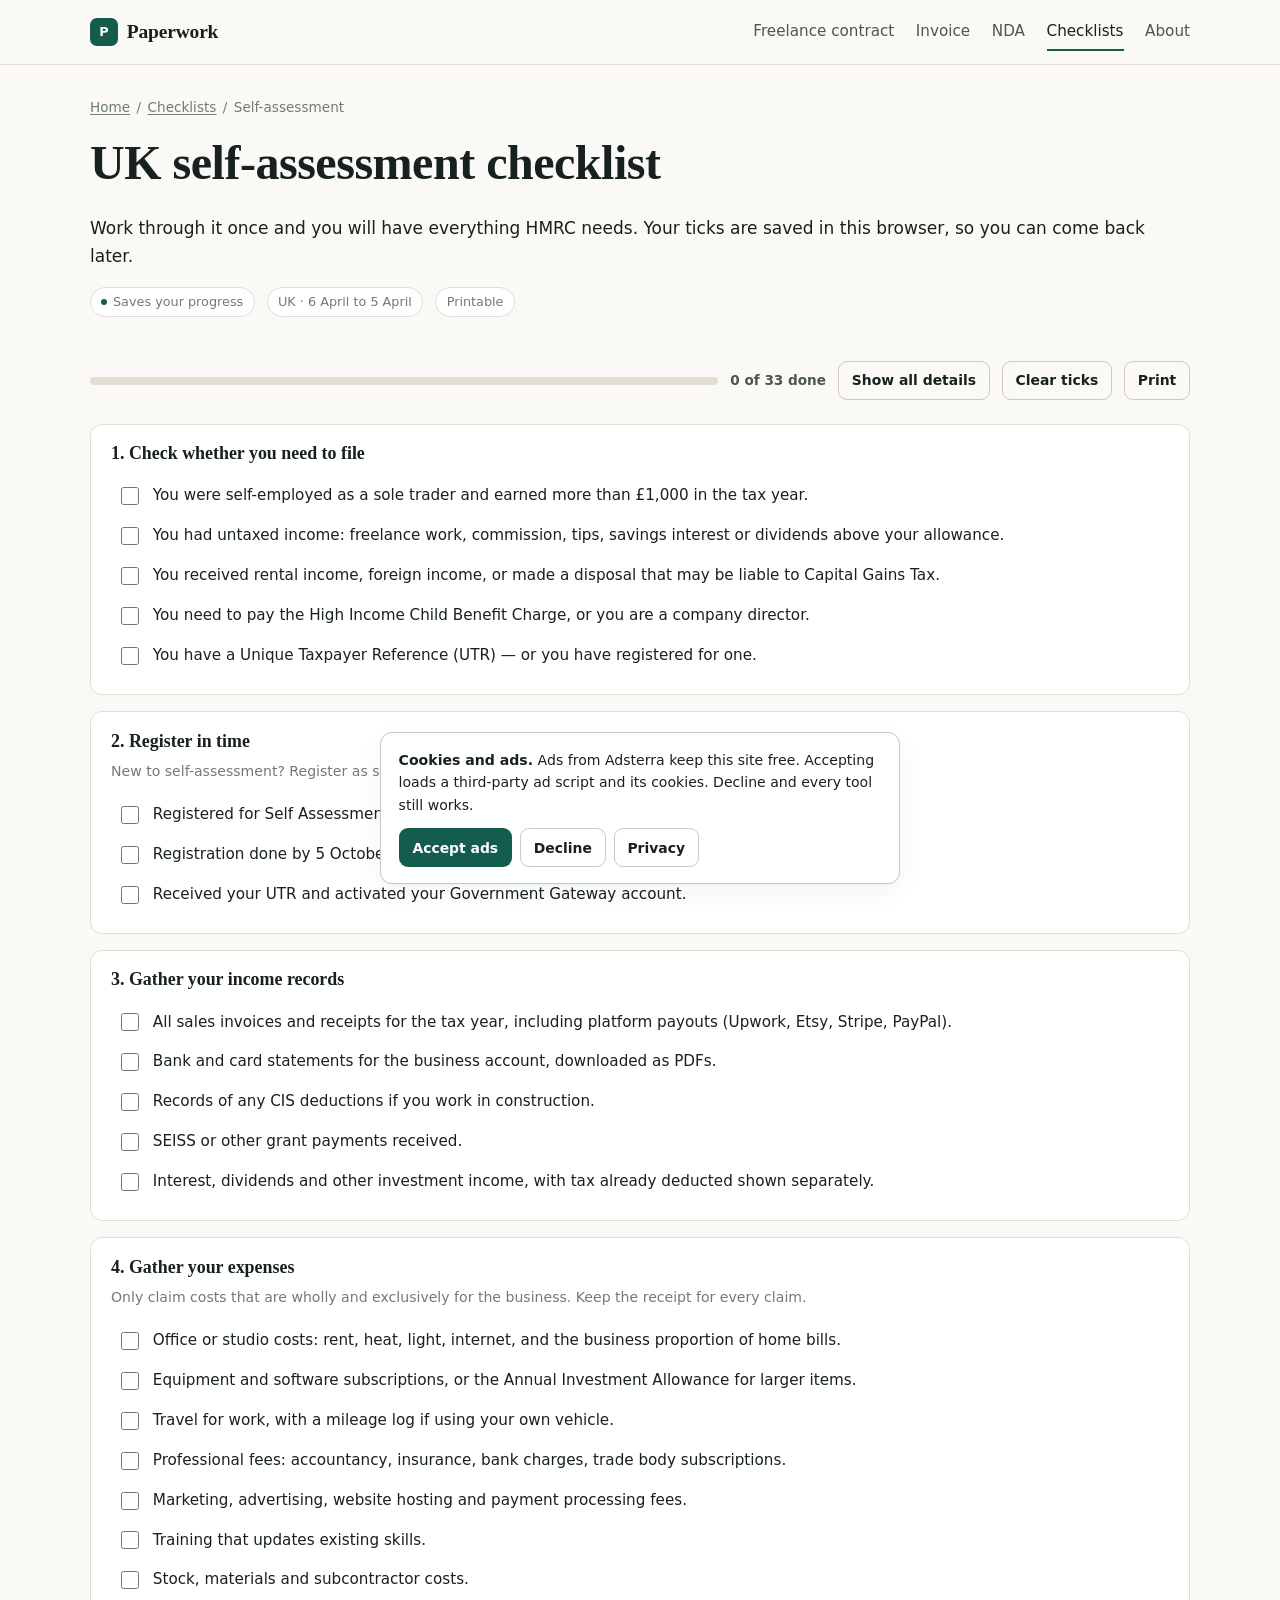
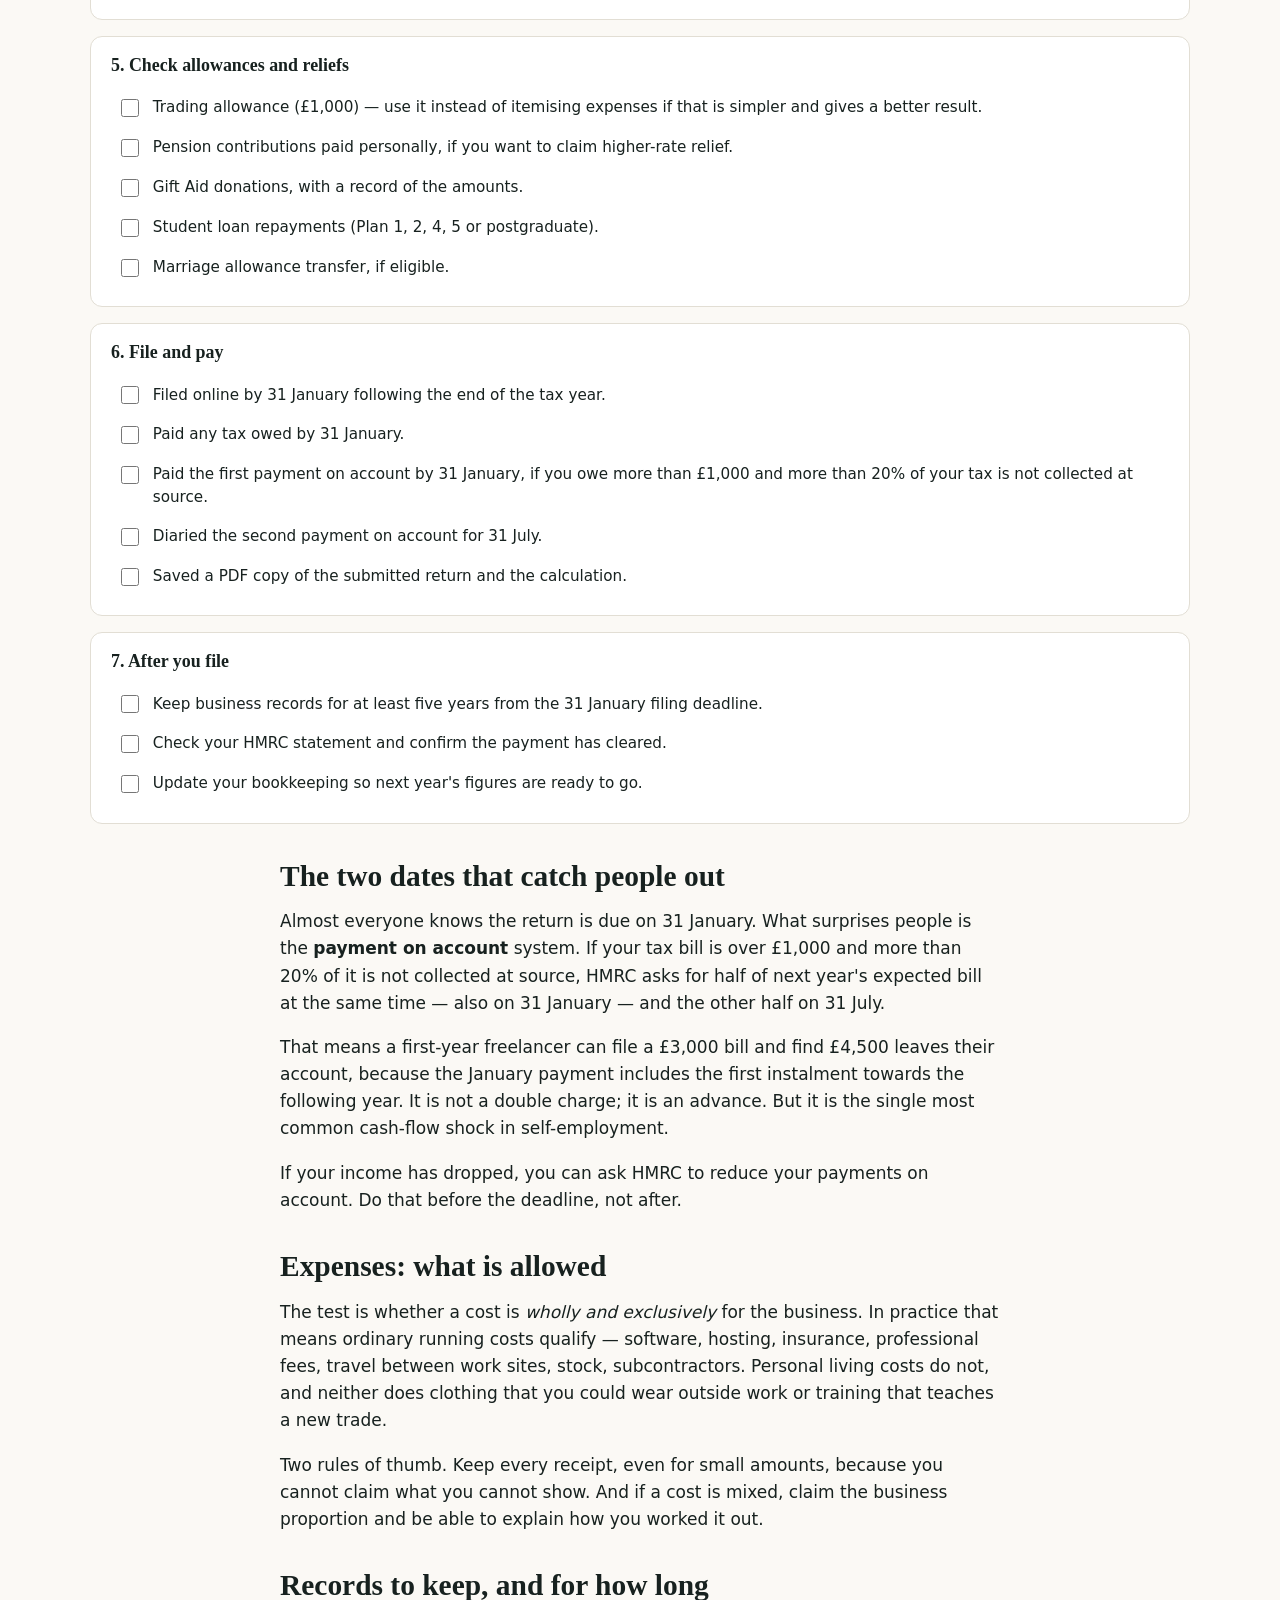
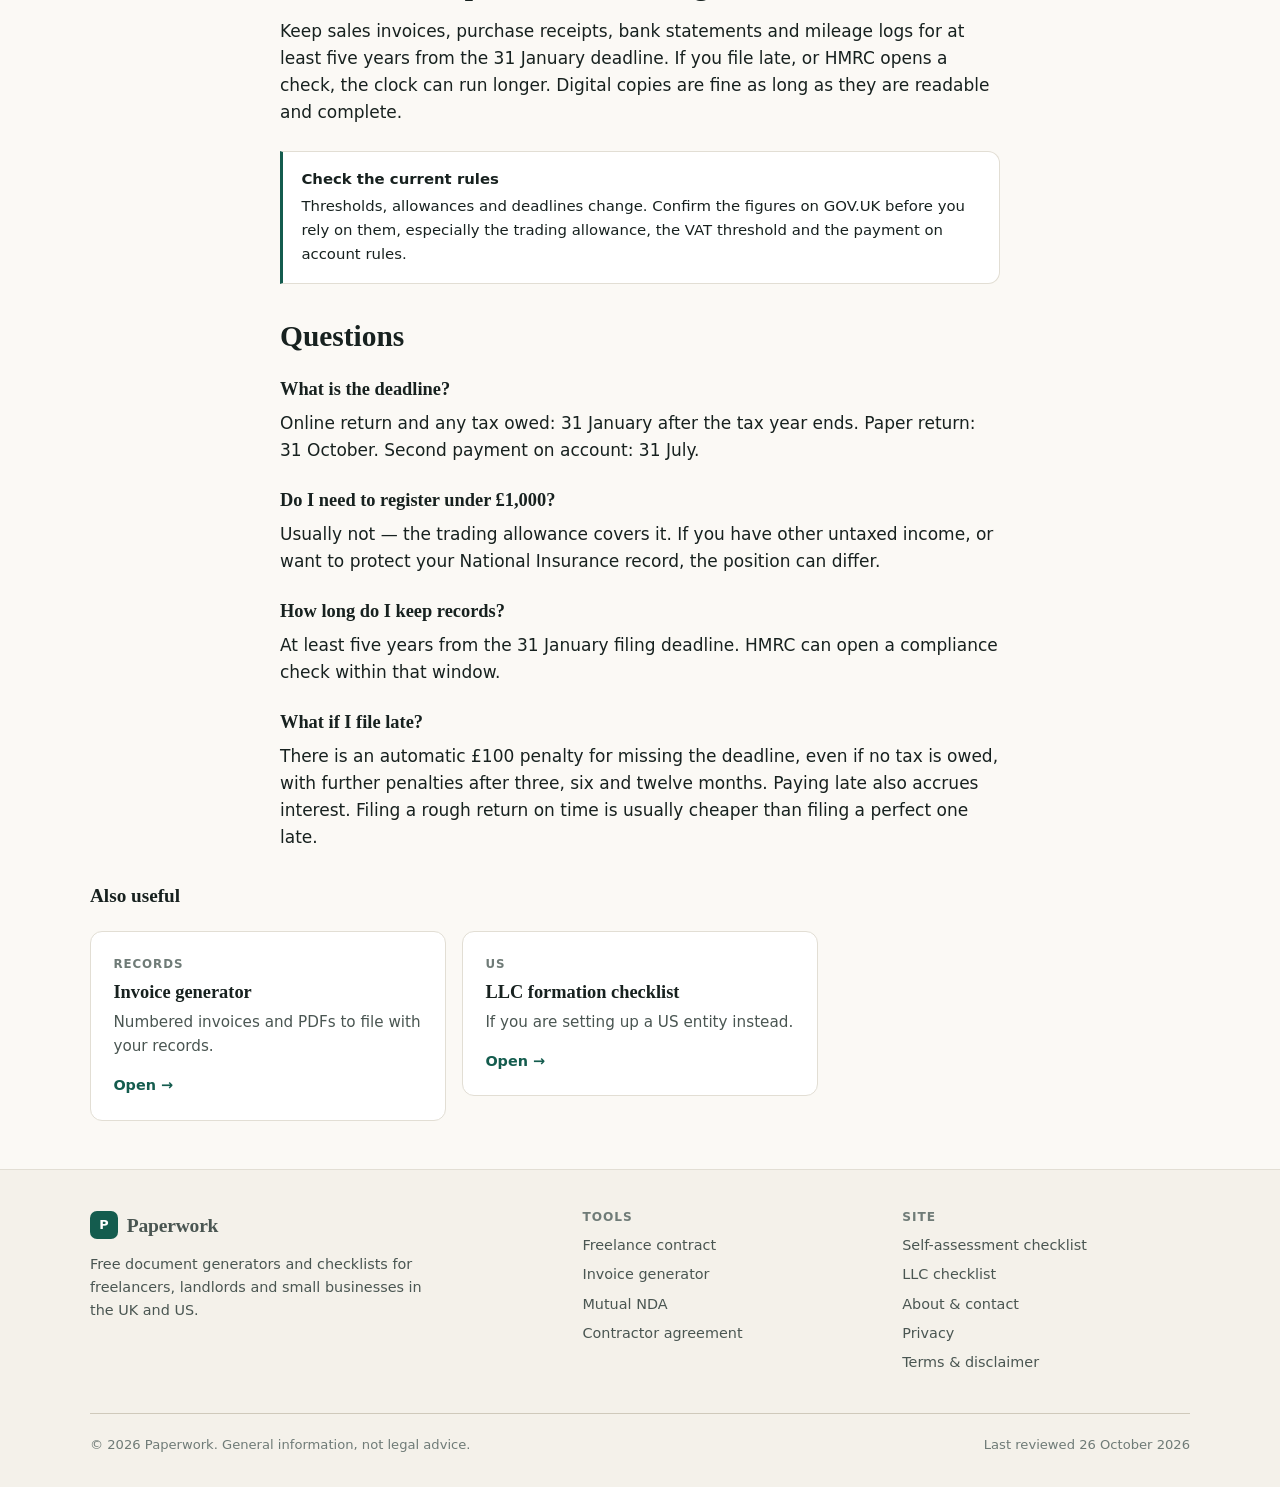
<file: checklists/self-assessment.html>
<!DOCTYPE html>
<html lang="en-GB">
<head>
<meta charset="utf-8">
<meta name="viewport" content="width=device-width, initial-scale=1">
<title>Self-Assessment Tax Return Checklist (UK) — Free | Paperwork</title>
<meta name="description" content="A tickable UK self-assessment checklist: who must file, what records to gather, payment deadlines and what to keep afterwards. Progress saves in your browser.">
<link rel="canonical" href="https://paperwork.sltechempire.store/checklists/self-assessment">
<meta name="robots" content="index, follow">
<meta name="theme-color" content="#145c4e">
<meta property="og:type" content="article">
<meta property="og:title" content="Self-Assessment Tax Return Checklist (UK)">
<meta property="og:description" content="Who has to file, the records to gather, and the deadlines that catch people out.">
<meta property="og:url" content="https://paperwork.sltechempire.store/checklists/self-assessment">
<link rel="icon" href="data:image/svg+xml,%3Csvg xmlns='http://www.w3.org/2000/svg' viewBox='0 0 32 32'%3E%3Crect width='32' height='32' rx='7' fill='%23145c4e'/%3E%3Cpath d='M10 8h9l5 5v11H10z' fill='none' stroke='%23fff' stroke-width='2'/%3E%3Cpath d='M13 18h7M13 21h5' stroke='%23fff' stroke-width='2'/%3E%3C/svg%3E">
<link rel="stylesheet" href="../assets/styles.css">
<script type="application/ld+json">
{
  "@context": "https://schema.org",
  "@graph": [
    {
      "@type": "HowTo",
      "name": "How to complete a UK self-assessment tax return",
      "description": "A checklist covering registration, income records, expenses, allowances, filing and payment deadlines.",
      "totalTime": "P1D",
      "step": [
        { "@type": "HowToStep", "name": "Check whether you need to file" },
        { "@type": "HowToStep", "name": "Register in time" },
        { "@type": "HowToStep", "name": "Gather your income records" },
        { "@type": "HowToStep", "name": "Gather your expenses" },
        { "@type": "HowToStep", "name": "Check allowances and reliefs" },
        { "@type": "HowToStep", "name": "File and pay" },
        { "@type": "HowToStep", "name": "Keep your records" }
      ]
    },
    {
      "@type": "BreadcrumbList",
      "itemListElement": [
        { "@type": "ListItem", "position": 1, "name": "Home", "item": "https://paperwork.sltechempire.store/" },
        { "@type": "ListItem", "position": 2, "name": "Checklists", "item": "https://paperwork.sltechempire.store/checklists/" },
        { "@type": "ListItem", "position": 3, "name": "Self-assessment", "item": "https://paperwork.sltechempire.store/checklists/self-assessment" }
      ]
    },
    {
      "@type": "FAQPage",
      "mainEntity": [
        {
          "@type": "Question",
          "name": "What is the deadline for a UK self-assessment tax return?",
          "acceptedAnswer": { "@type": "Answer", "text": "For a tax year ending 5 April, the online return and any tax owed are due by 31 January the following year. Paper returns are due by 31 October. If you owe more than £1,000 and less than 80% of your tax is collected at source, a first payment on account is also due on 31 January, with the second on 31 July." }
        },
        {
          "@type": "Question",
          "name": "Do I need to register if I earn under £1,000?",
          "acceptedAnswer": { "@type": "Answer", "text": "Usually not. The £1,000 trading allowance covers small amounts of self-employed income, and you do not need to register if your gross self-employed income is at or below that. If you have other untaxed income, or you want to pay voluntary National Insurance, the position can differ." }
        },
        {
          "@type": "Question",
          "name": "How long do I keep tax records?",
          "acceptedAnswer": { "@type": "Answer", "text": "At least five years from the 31 January filing deadline for the relevant tax year. HMRC can open a compliance check within that window, and you need the records to answer it." }
        }
      ]
    }
  ]
}
</script>
</head>
<body>
<a class="skip" href="#main">Skip to content</a>

<header class="site-header">
  <div class="wrap header-inner">
    <a class="brand" href="../"><span class="brand-mark" aria-hidden="true">P</span>Paperwork</a>
    <button class="menu-btn" data-menu aria-expanded="false" aria-controls="site-nav">Menu
      <svg width="12" height="12" viewBox="0 0 12 12" aria-hidden="true"><path d="M1 3h10M1 6h10M1 9h10" stroke="currentColor" stroke-width="1.6" fill="none"/></svg>
    </button>
    <nav id="site-nav" aria-label="Main">
      <a href="../tools/freelance-contract">Freelance contract</a>
      <a href="../tools/invoice">Invoice</a>
      <a href="../tools/nda">NDA</a>
      <a href="./" aria-current="page">Checklists</a>
      <a href="../about">About</a>
    </nav>
  </div>
</header>

<main id="main">
  <div class="wrap">
    <div class="page-head">
      <nav class="breadcrumbs" aria-label="Breadcrumb"><a href="../">Home</a><span>/</span><a href="./">Checklists</a><span>/</span>Self-assessment</nav>
      <h1>UK self-assessment checklist</h1>
      <p class="lede">Work through it once and you will have everything HMRC needs. Your ticks are saved in this browser, so you can come back later.</p>
      <div class="toolbar">
        <span class="badge"><span class="dot"></span>Saves your progress</span>
        <span class="badge">UK · 6 April to 5 April</span>
        <span class="badge">Printable</span>
      </div>
    </div>

    <aside class="ad-slot" data-slot="top" aria-label="Advertisement"></aside>

    <div class="check-toolbar no-print">
      <div class="progress" role="progressbar" aria-label="Checklist progress" aria-valuemin="0" aria-valuemax="100" aria-valuenow="0"><span id="check-progress"></span></div>
      <span id="check-count">0 of 0 done</span>
      <button class="btn btn-ghost btn-sm" id="check-expand" type="button">Show all details</button>
      <button class="btn btn-ghost btn-sm" id="check-reset" type="button">Clear ticks</button>
      <button class="btn btn-ghost btn-sm" onclick="window.print()" type="button">Print</button>
    </div>

    <div data-checklist="self-assessment">

      <div class="check-section">
        <h2>1. Check whether you need to file</h2>
        <div class="check"><input type="checkbox" id="sa-need-1" data-check="sa-need-1"><label for="sa-need-1">You were self-employed as a sole trader and earned more than £1,000 in the tax year.<span class="hint">Below £1,000 the trading allowance usually covers it, but you may still want to register voluntarily to protect your National Insurance record.</span></label></div>
        <div class="check"><input type="checkbox" id="sa-need-2" data-check="sa-need-2"><label for="sa-need-2">You had untaxed income: freelance work, commission, tips, savings interest or dividends above your allowance.</label></div>
        <div class="check"><input type="checkbox" id="sa-need-3" data-check="sa-need-3"><label for="sa-need-3">You received rental income, foreign income, or made a disposal that may be liable to Capital Gains Tax.</label></div>
        <div class="check"><input type="checkbox" id="sa-need-4" data-check="sa-need-4"><label for="sa-need-4">You need to pay the High Income Child Benefit Charge, or you are a company director.</label></div>
        <div class="check"><input type="checkbox" id="sa-need-5" data-check="sa-need-5"><label for="sa-need-5">You have a Unique Taxpayer Reference (UTR) — or you have registered for one.</label></div>
      </div>

      <div class="check-section">
        <h2>2. Register in time</h2>
        <p class="note">New to self-assessment? Register as soon as you can — HMRC needs time to post your UTR.</p>
        <div class="check"><input type="checkbox" id="sa-reg-1" data-check="sa-reg-1"><label for="sa-reg-1">Registered for Self Assessment on GOV.UK (or by post using form SA1).</label></div>
        <div class="check"><input type="checkbox" id="sa-reg-2" data-check="sa-reg-2"><label for="sa-reg-2">Registration done by 5 October after the end of the tax year, if this is your first return.<span class="hint">Miss it and you can still file, but you may face a failure-to-notify penalty. Register first, then file.</span></label></div>
        <div class="check"><input type="checkbox" id="sa-reg-3" data-check="sa-reg-3"><label for="sa-reg-3">Received your UTR and activated your Government Gateway account.</label></div>
      </div>

      <div class="check-section">
        <h2>3. Gather your income records</h2>
        <div class="check"><input type="checkbox" id="sa-inc-1" data-check="sa-inc-1"><label for="sa-inc-1">All sales invoices and receipts for the tax year, including platform payouts (Upwork, Etsy, Stripe, PayPal).</label></div>
        <div class="check"><input type="checkbox" id="sa-inc-2" data-check="sa-inc-2"><label for="sa-inc-2">Bank and card statements for the business account, downloaded as PDFs.</label></div>
        <div class="check"><input type="checkbox" id="sa-inc-3" data-check="sa-inc-3"><label for="sa-inc-3">Records of any CIS deductions if you work in construction.</label></div>
        <div class="check"><input type="checkbox" id="sa-inc-4" data-check="sa-inc-4"><label for="sa-inc-4">SEISS or other grant payments received.</label></div>
        <div class="check"><input type="checkbox" id="sa-inc-5" data-check="sa-inc-5"><label for="sa-inc-5">Interest, dividends and other investment income, with tax already deducted shown separately.</label></div>
      </div>

      <div class="check-section">
        <h2>4. Gather your expenses</h2>
        <p class="note">Only claim costs that are wholly and exclusively for the business. Keep the receipt for every claim.</p>
        <div class="check"><input type="checkbox" id="sa-exp-1" data-check="sa-exp-1"><label for="sa-exp-1">Office or studio costs: rent, heat, light, internet, and the business proportion of home bills.<span class="hint">For a home office, use the simplified flat rate or work out the actual proportion. Do not claim both.</span></label></div>
        <div class="check"><input type="checkbox" id="sa-exp-2" data-check="sa-exp-2"><label for="sa-exp-2">Equipment and software subscriptions, or the Annual Investment Allowance for larger items.</label></div>
        <div class="check"><input type="checkbox" id="sa-exp-3" data-check="sa-exp-3"><label for="sa-exp-3">Travel for work, with a mileage log if using your own vehicle.</label></div>
        <div class="check"><input type="checkbox" id="sa-exp-4" data-check="sa-exp-4"><label for="sa-exp-4">Professional fees: accountancy, insurance, bank charges, trade body subscriptions.</label></div>
        <div class="check"><input type="checkbox" id="sa-exp-5" data-check="sa-exp-5"><label for="sa-exp-5">Marketing, advertising, website hosting and payment processing fees.</label></div>
        <div class="check"><input type="checkbox" id="sa-exp-6" data-check="sa-exp-6"><label for="sa-exp-6">Training that updates existing skills.<span class="hint">Training that teaches a new trade or skill is generally not allowable.</span></label></div>
        <div class="check"><input type="checkbox" id="sa-exp-7" data-check="sa-exp-7"><label for="sa-exp-7">Stock, materials and subcontractor costs.</label></div>
      </div>

      <div class="check-section">
        <h2>5. Check allowances and reliefs</h2>
        <div class="check"><input type="checkbox" id="sa-all-1" data-check="sa-all-1"><label for="sa-all-1">Trading allowance (£1,000) — use it instead of itemising expenses if that is simpler and gives a better result.</label></div>
        <div class="check"><input type="checkbox" id="sa-all-2" data-check="sa-all-2"><label for="sa-all-2">Pension contributions paid personally, if you want to claim higher-rate relief.</label></div>
        <div class="check"><input type="checkbox" id="sa-all-3" data-check="sa-all-3"><label for="sa-all-3">Gift Aid donations, with a record of the amounts.</label></div>
        <div class="check"><input type="checkbox" id="sa-all-4" data-check="sa-all-4"><label for="sa-all-4">Student loan repayments (Plan 1, 2, 4, 5 or postgraduate).</label></div>
        <div class="check"><input type="checkbox" id="sa-all-5" data-check="sa-all-5"><label for="sa-all-5">Marriage allowance transfer, if eligible.</label></div>
      </div>

      <div class="check-section">
        <h2>6. File and pay</h2>
        <div class="check"><input type="checkbox" id="sa-file-1" data-check="sa-file-1"><label for="sa-file-1">Filed online by 31 January following the end of the tax year.<span class="hint">Paper returns are due by 31 October — three months earlier.</span></label></div>
        <div class="check"><input type="checkbox" id="sa-file-2" data-check="sa-file-2"><label for="sa-file-2">Paid any tax owed by 31 January.</label></div>
        <div class="check"><input type="checkbox" id="sa-file-3" data-check="sa-file-3"><label for="sa-file-3">Paid the first payment on account by 31 January, if you owe more than £1,000 and more than 20% of your tax is not collected at source.</label></div>
        <div class="check"><input type="checkbox" id="sa-file-4" data-check="sa-file-4"><label for="sa-file-4">Diaried the second payment on account for 31 July.</label></div>
        <div class="check"><input type="checkbox" id="sa-file-5" data-check="sa-file-5"><label for="sa-file-5">Saved a PDF copy of the submitted return and the calculation.</label></div>
      </div>

      <div class="check-section">
        <h2>7. After you file</h2>
        <div class="check"><input type="checkbox" id="sa-after-1" data-check="sa-after-1"><label for="sa-after-1">Keep business records for at least five years from the 31 January filing deadline.</label></div>
        <div class="check"><input type="checkbox" id="sa-after-2" data-check="sa-after-2"><label for="sa-after-2">Check your HMRC statement and confirm the payment has cleared.</label></div>
        <div class="check"><input type="checkbox" id="sa-after-3" data-check="sa-after-3"><label for="sa-after-3">Update your bookkeeping so next year's figures are ready to go.</label></div>
      </div>
    </div>
  </div>

  <div class="wrap prose">
    <h2>The two dates that catch people out</h2>
    <p>Almost everyone knows the return is due on 31 January. What surprises people is the <strong>payment on account</strong> system. If your tax bill is over £1,000 and more than 20% of it is not collected at source, HMRC asks for half of next year's expected bill at the same time — also on 31 January — and the other half on 31 July.</p>
    <p>That means a first-year freelancer can file a £3,000 bill and find £4,500 leaves their account, because the January payment includes the first instalment towards the following year. It is not a double charge; it is an advance. But it is the single most common cash-flow shock in self-employment.</p>
    <p>If your income has dropped, you can ask HMRC to reduce your payments on account. Do that before the deadline, not after.</p>

    <h2>Expenses: what is allowed</h2>
    <p>The test is whether a cost is <em>wholly and exclusively</em> for the business. In practice that means ordinary running costs qualify — software, hosting, insurance, professional fees, travel between work sites, stock, subcontractors. Personal living costs do not, and neither does clothing that you could wear outside work or training that teaches a new trade.</p>
    <p>Two rules of thumb. Keep every receipt, even for small amounts, because you cannot claim what you cannot show. And if a cost is mixed, claim the business proportion and be able to explain how you worked it out.</p>

    <h2>Records to keep, and for how long</h2>
    <p>Keep sales invoices, purchase receipts, bank statements and mileage logs for at least five years from the 31 January deadline. If you file late, or HMRC opens a check, the clock can run longer. Digital copies are fine as long as they are readable and complete.</p>

    <div class="callout">
      <strong>Check the current rules</strong>
      <p>Thresholds, allowances and deadlines change. Confirm the figures on GOV.UK before you rely on them, especially the trading allowance, the VAT threshold and the payment on account rules.</p>
    </div>

    <h2>Questions</h2>
    <h3>What is the deadline?</h3>
    <p>Online return and any tax owed: 31 January after the tax year ends. Paper return: 31 October. Second payment on account: 31 July.</p>

    <h3>Do I need to register under £1,000?</h3>
    <p>Usually not — the trading allowance covers it. If you have other untaxed income, or want to protect your National Insurance record, the position can differ.</p>

    <h3>How long do I keep records?</h3>
    <p>At least five years from the 31 January filing deadline. HMRC can open a compliance check within that window.</p>

    <h3>What if I file late?</h3>
    <p>There is an automatic £100 penalty for missing the deadline, even if no tax is owed, with further penalties after three, six and twelve months. Paying late also accrues interest. Filing a rough return on time is usually cheaper than filing a perfect one late.</p>
  </div>

  <div class="wrap related" style="padding-top:1rem">
    <h2 style="font-size:1.2rem">Also useful</h2>
    <ul class="card-grid">
      <li><a class="card" href="../tools/invoice"><span class="card-tag">Records</span><h3>Invoice generator</h3><p>Numbered invoices and PDFs to file with your records.</p><span class="card-cta">Open →</span></a></li>
      <li><a class="card" href="llc-formation"><span class="card-tag">US</span><h3>LLC formation checklist</h3><p>If you are setting up a US entity instead.</p><span class="card-cta">Open →</span></a></li>
    </ul>
  </div>

  <aside class="ad-slot" data-slot="inline" aria-label="Advertisement"></aside>
</main>

<footer class="site-footer">
  <div class="wrap">
    <div class="footer-grid">
      <div>
        <a class="brand" href="../"><span class="brand-mark" aria-hidden="true">P</span>Paperwork</a>
        <p class="small" style="margin-top:.75rem;max-width:38ch">Free document generators and checklists for freelancers, landlords and small businesses in the UK and US.</p>
      </div>
      <div>
        <h2>Tools</h2>
        <ul>
          <li><a href="../tools/freelance-contract">Freelance contract</a></li>
          <li><a href="../tools/invoice">Invoice generator</a></li>
          <li><a href="../tools/nda">Mutual NDA</a></li>
          <li><a href="../tools/contractor-agreement">Contractor agreement</a></li>
        </ul>
      </div>
      <div>
        <h2>Site</h2>
        <ul>
          <li><a href="self-assessment">Self-assessment checklist</a></li>
          <li><a href="llc-formation">LLC checklist</a></li>
          <li><a href="../about">About &amp; contact</a></li>
          <li><a href="../privacy">Privacy</a></li>
          <li><a href="../terms">Terms &amp; disclaimer</a></li>
        </ul>
      </div>
    </div>
    <div class="footer-bottom">
      <span>© <span id="year">2026</span> Paperwork. General information, not legal advice.</span>
      <span>Last reviewed <span data-updated>26 October 2026</span></span>
    </div>
  </div>
</footer>

<div id="consent" hidden>
  <p><strong>Cookies and ads.</strong> Ads from Adsterra keep this site free. Accepting loads a third-party ad script and its cookies. Decline and every tool still works.</p>
  <div class="row">
    <button class="btn btn-sm" id="consent-accept">Accept ads</button>
    <button class="btn btn-sm btn-ghost" id="consent-decline">Decline</button>
    <a class="btn btn-sm btn-ghost" href="../privacy">Privacy</a>
  </div>
</div>

<script src="../assets/data.js"></script>
<script src="../assets/app.js"></script>
</body>
</html>
</file>
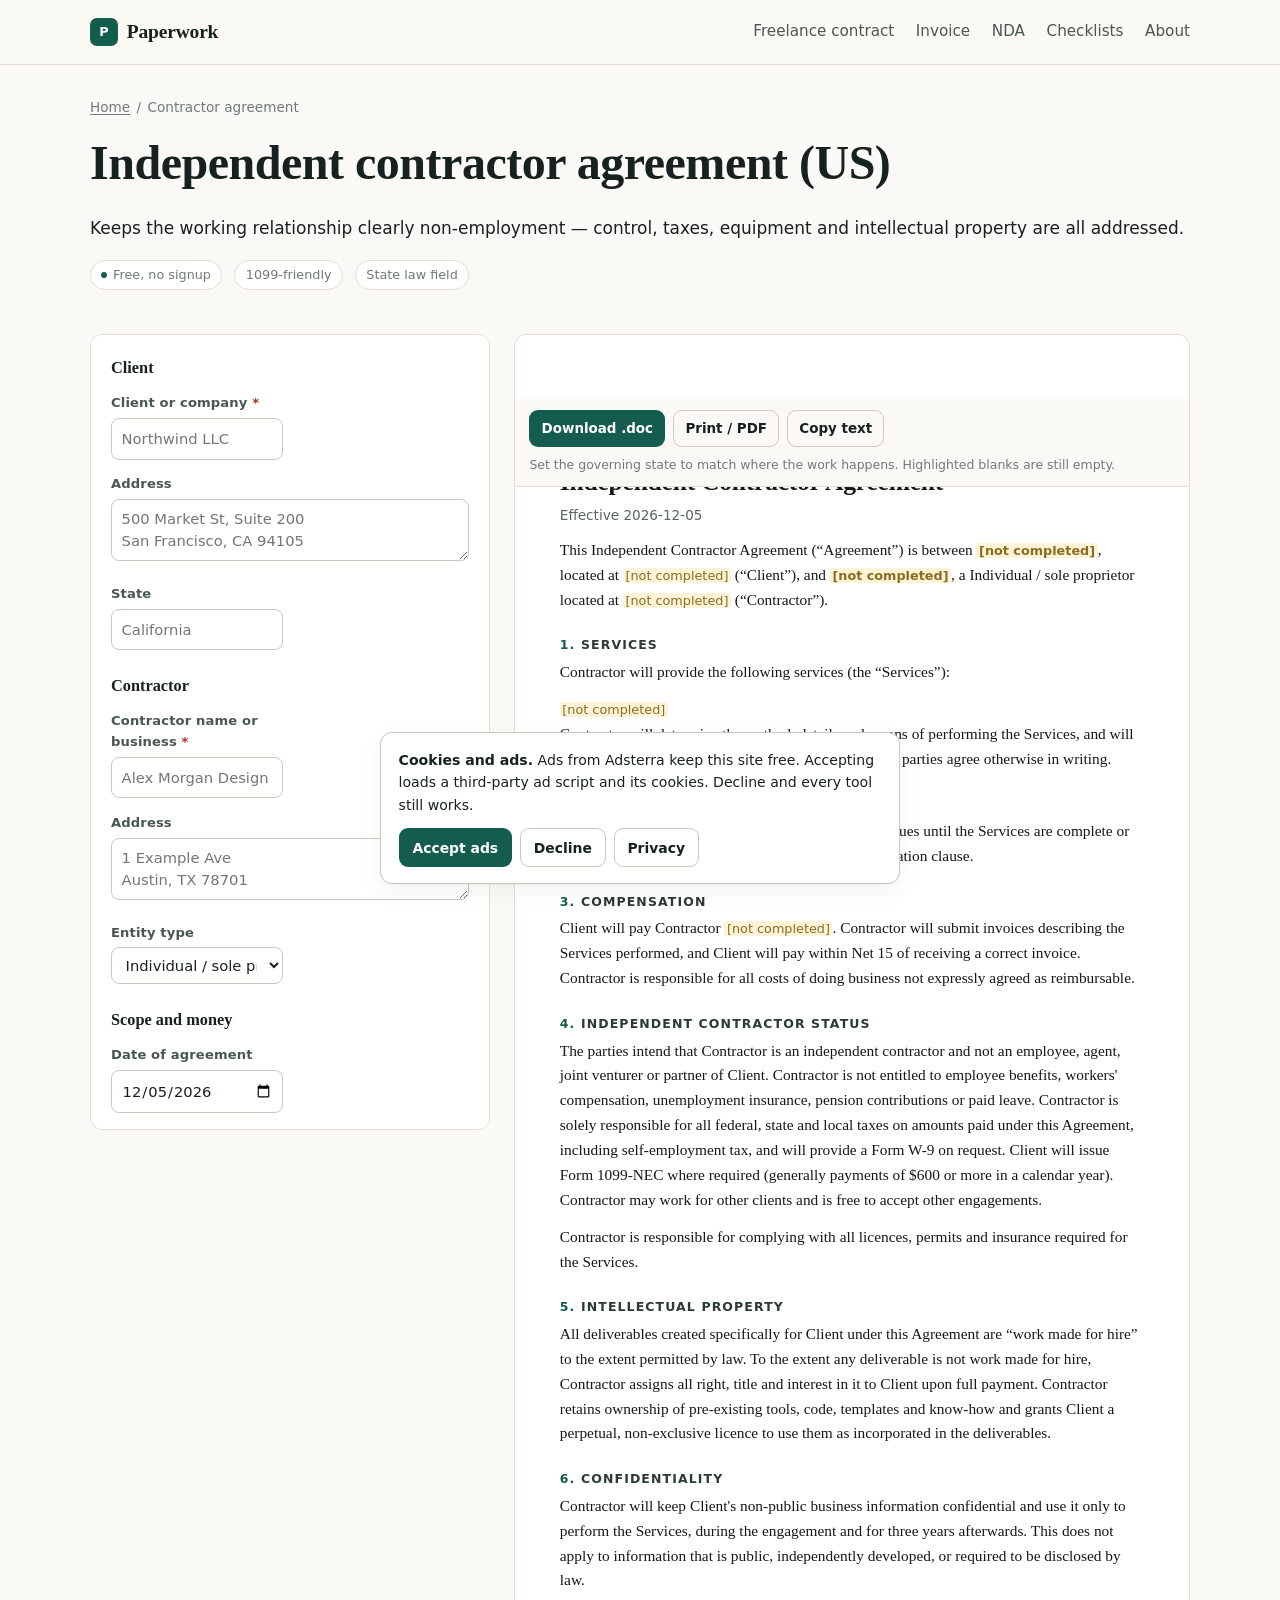
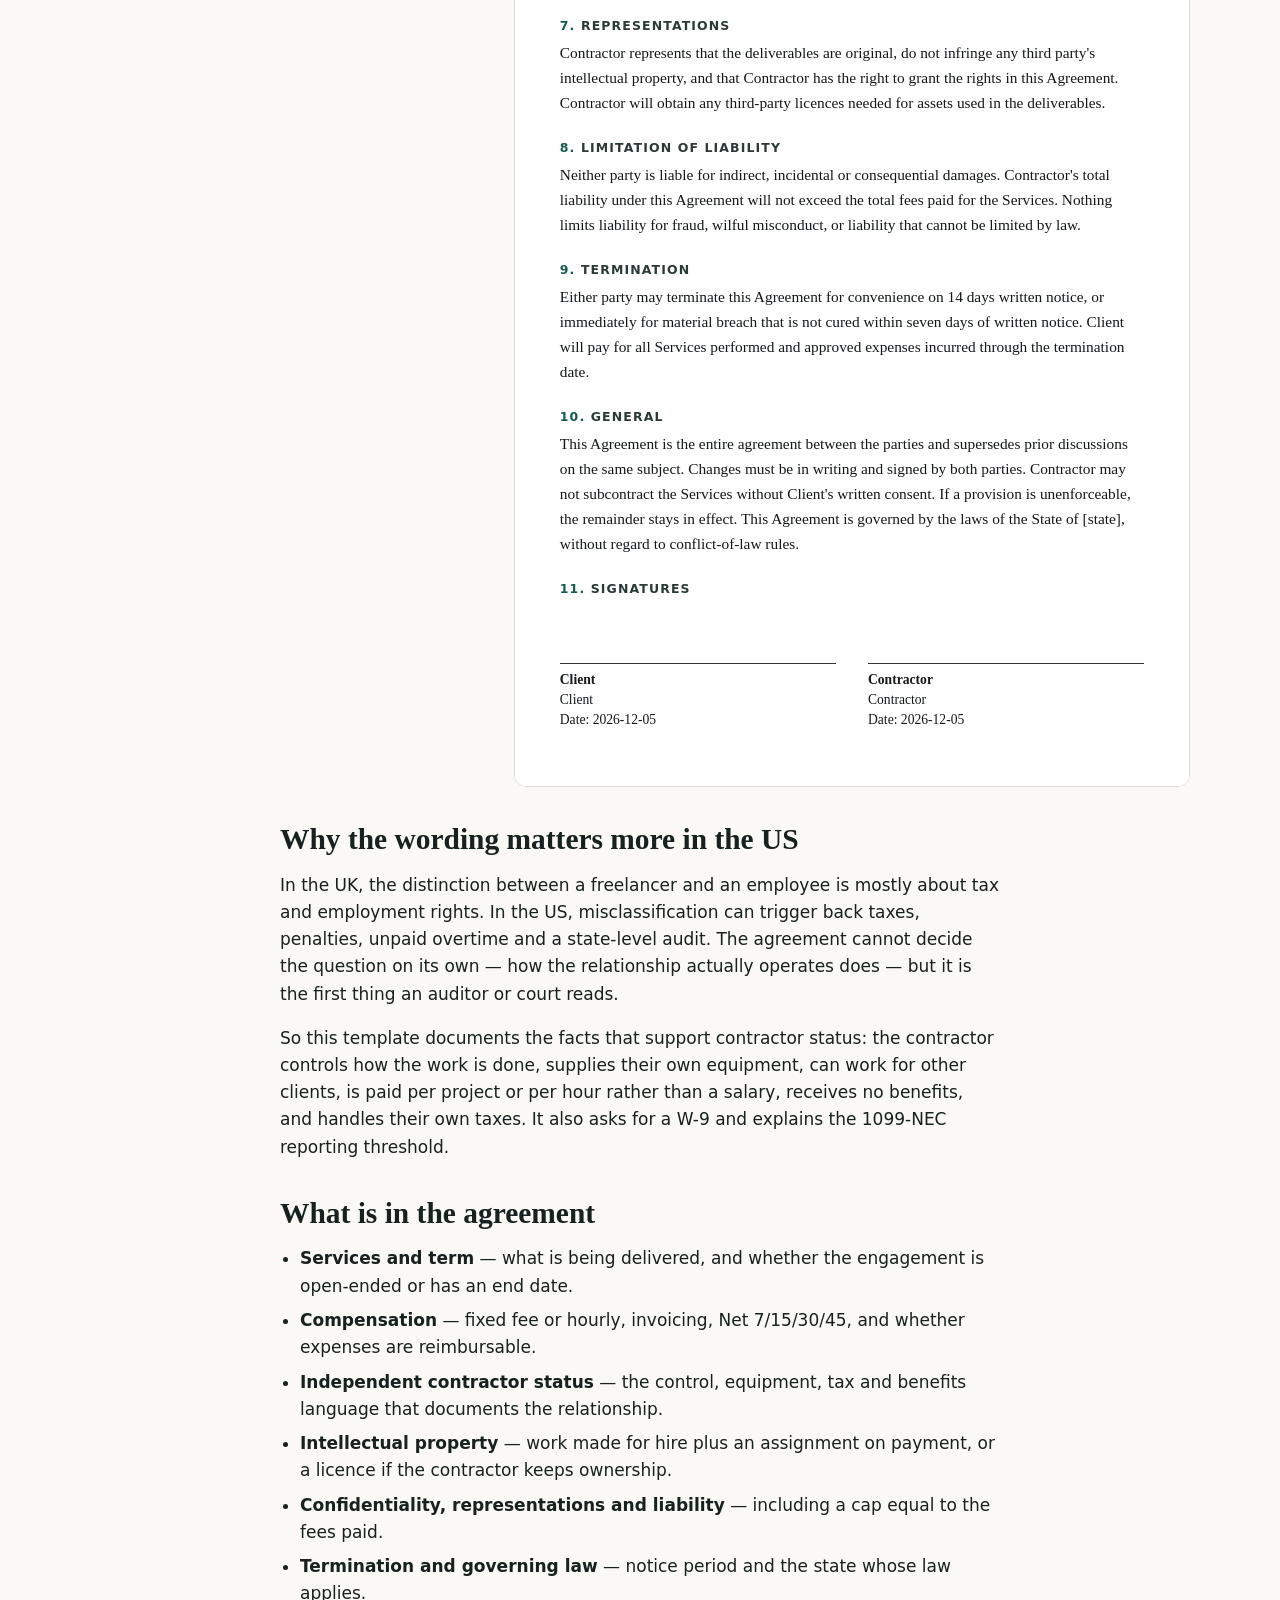
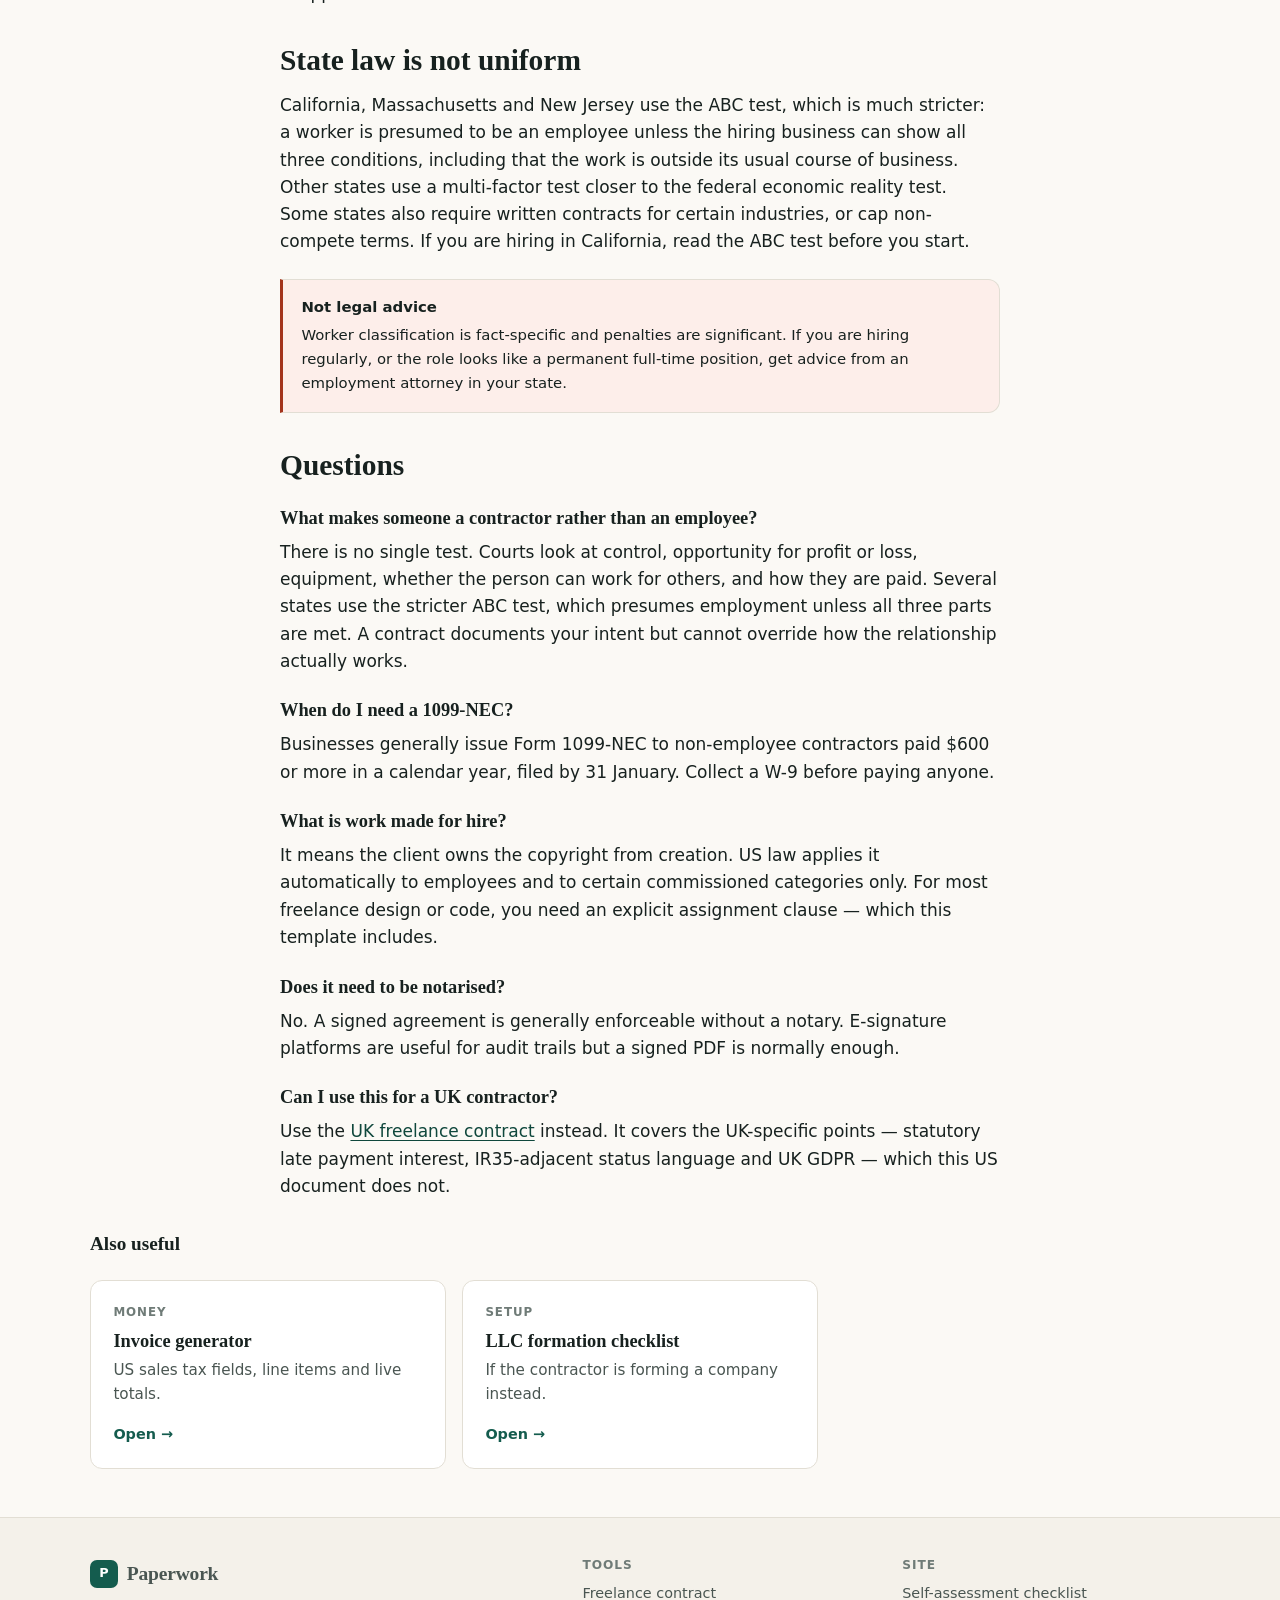
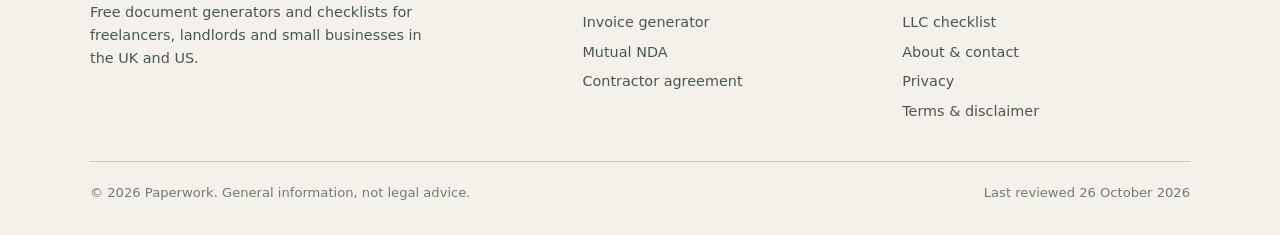
<file: tools/contractor-agreement.html>
<!DOCTYPE html>
<html lang="en">
<head>
<meta charset="utf-8">
<meta name="viewport" content="width=device-width, initial-scale=1">
<title>Free Independent Contractor Agreement Template (US) | Paperwork</title>
<meta name="description" content="Generate a US independent contractor agreement with 1099-friendly wording, work-for-hire IP assignment, payment terms and state governing law. Free download.">
<link rel="canonical" href="https://paperwork.sltechempire.store/tools/contractor-agreement">
<meta name="robots" content="index, follow">
<meta name="theme-color" content="#145c4e">
<meta property="og:type" content="article">
<meta property="og:title" content="Free Independent Contractor Agreement Template (US)">
<meta property="og:description" content="Keeps the working relationship clearly non-employment: control, taxes, equipment and IP.">
<meta property="og:url" content="https://paperwork.sltechempire.store/tools/contractor-agreement">
<link rel="icon" href="data:image/svg+xml,%3Csvg xmlns='http://www.w3.org/2000/svg' viewBox='0 0 32 32'%3E%3Crect width='32' height='32' rx='7' fill='%23145c4e'/%3E%3Cpath d='M10 8h9l5 5v11H10z' fill='none' stroke='%23fff' stroke-width='2'/%3E%3Cpath d='M13 18h7M13 21h5' stroke='%23fff' stroke-width='2'/%3E%3C/svg%3E">
<link rel="stylesheet" href="../assets/styles.css">
<script type="application/ld+json">
{
  "@context": "https://schema.org",
  "@graph": [
    {
      "@type": "WebApplication",
      "name": "Independent Contractor Agreement Generator",
      "url": "https://paperwork.sltechempire.store/tools/contractor-agreement",
      "applicationCategory": "BusinessApplication",
      "operatingSystem": "Any",
      "browserRequirements": "Requires JavaScript",
      "offers": { "@type": "Offer", "price": "0", "priceCurrency": "USD" }
    },
    {
      "@type": "BreadcrumbList",
      "itemListElement": [
        { "@type": "ListItem", "position": 1, "name": "Home", "item": "https://paperwork.sltechempire.store/" },
        { "@type": "ListItem", "position": 2, "name": "Contractor agreement", "item": "https://paperwork.sltechempire.store/tools/contractor-agreement" }
      ]
    },
    {
      "@type": "FAQPage",
      "mainEntity": [
        {
          "@type": "Question",
          "name": "What makes a contractor an independent contractor rather than an employee?",
          "acceptedAnswer": { "@type": "Answer", "text": "There is no single test. Courts and agencies look at control, opportunity for profit or loss, whether the worker supplies their own equipment, whether they can work for others, and how they are paid. Several states use the stricter ABC test, which presumes employment unless the hiring business can satisfy all three parts. A contract helps document the intent but cannot override how the relationship actually works in practice." }
        },
        {
          "@type": "Question",
          "name": "When do I need to issue a 1099-NEC?",
          "acceptedAnswer": { "@type": "Answer", "text": "Businesses generally issue Form 1099-NEC to non-employee contractors paid $600 or more in a calendar year, and must file by 31 January of the following year. Collect a Form W-9 from the contractor before you pay them so the details are correct." }
        },
        {
          "@type": "Question",
          "name": "What is work made for hire?",
          "acceptedAnswer": { "@type": "Answer", "text": "Work made for hire means the client owns the copyright from creation. US law only applies that doctrine automatically to employees and to certain commissioned categories. For most freelance design or code, the agreement needs an explicit assignment clause, which this template includes." }
        },
        {
          "@type": "Question",
          "name": "Does the contract need to be notarised?",
          "acceptedAnswer": { "@type": "Answer", "text": "No. A signed contractor agreement is generally enforceable without a notary. Some industries or high-value deals use e-signature platforms for audit trails, but a signed PDF is normally enough." }
        }
      ]
    }
  ]
}
</script>
</head>
<body>
<a class="skip" href="#main">Skip to content</a>

<header class="site-header">
  <div class="wrap header-inner">
    <a class="brand" href="../"><span class="brand-mark" aria-hidden="true">P</span>Paperwork</a>
    <button class="menu-btn" data-menu aria-expanded="false" aria-controls="site-nav">Menu
      <svg width="12" height="12" viewBox="0 0 12 12" aria-hidden="true"><path d="M1 3h10M1 6h10M1 9h10" stroke="currentColor" stroke-width="1.6" fill="none"/></svg>
    </button>
    <nav id="site-nav" aria-label="Main">
      <a href="freelance-contract">Freelance contract</a>
      <a href="invoice">Invoice</a>
      <a href="nda">NDA</a>
      <a href="../checklists/">Checklists</a>
      <a href="../about">About</a>
    </nav>
  </div>
</header>

<main id="main">
  <div class="wrap">
    <div class="page-head">
      <nav class="breadcrumbs" aria-label="Breadcrumb"><a href="../">Home</a><span>/</span>Contractor agreement</nav>
      <h1>Independent contractor agreement (US)</h1>
      <p class="lede">Keeps the working relationship clearly non-employment — control, taxes, equipment and intellectual property are all addressed.</p>
      <div class="toolbar">
        <span class="badge"><span class="dot"></span>Free, no signup</span>
        <span class="badge">1099-friendly</span>
        <span class="badge">State law field</span>
        <span id="save-status" role="status" aria-live="polite"></span>
      </div>
    </div>

    <aside class="ad-slot" data-slot="top" aria-label="Advertisement"></aside>

    <div class="workspace">
      <div class="panel form-panel">
        <form data-doc="contractor-agreement" novalidate>
          <noscript><p class="small"><strong>JavaScript is required</strong> to build the document.</p></noscript>
        </form>
      </div>

      <div class="panel preview-panel">
        <div class="preview-bar no-print">
          <button class="btn" id="dl-word" type="button">Download .doc</button>
          <button class="btn btn-ghost" id="print-doc" type="button">Print / PDF</button>
          <button class="btn btn-ghost" id="copy-doc" type="button">Copy text</button>
          <span class="spacer"></span>
        <p class="preview-hint">Set the governing state to match where the work happens. Highlighted blanks are still empty.</p>
        </div>
        <article class="paper" id="doc-preview" aria-live="polite">
          <p class="doc-meta">Start filling in the form and your agreement appears here.</p>
        </article>
      </div>
    </div>
  </div>

  <div class="wrap prose">
    <h2>Why the wording matters more in the US</h2>
    <p>In the UK, the distinction between a freelancer and an employee is mostly about tax and employment rights. In the US, misclassification can trigger back taxes, penalties, unpaid overtime and a state-level audit. The agreement cannot decide the question on its own — how the relationship actually operates does — but it is the first thing an auditor or court reads.</p>
    <p>So this template documents the facts that support contractor status: the contractor controls how the work is done, supplies their own equipment, can work for other clients, is paid per project or per hour rather than a salary, receives no benefits, and handles their own taxes. It also asks for a W-9 and explains the 1099-NEC reporting threshold.</p>

    <h2>What is in the agreement</h2>
    <ul>
      <li><strong>Services and term</strong> — what is being delivered, and whether the engagement is open-ended or has an end date.</li>
      <li><strong>Compensation</strong> — fixed fee or hourly, invoicing, Net 7/15/30/45, and whether expenses are reimbursable.</li>
      <li><strong>Independent contractor status</strong> — the control, equipment, tax and benefits language that documents the relationship.</li>
      <li><strong>Intellectual property</strong> — work made for hire plus an assignment on payment, or a licence if the contractor keeps ownership.</li>
      <li><strong>Confidentiality, representations and liability</strong> — including a cap equal to the fees paid.</li>
      <li><strong>Termination and governing law</strong> — notice period and the state whose law applies.</li>
    </ul>

    <h2>State law is not uniform</h2>
    <p>California, Massachusetts and New Jersey use the ABC test, which is much stricter: a worker is presumed to be an employee unless the hiring business can show all three conditions, including that the work is outside its usual course of business. Other states use a multi-factor test closer to the federal economic reality test. Some states also require written contracts for certain industries, or cap non-compete terms. If you are hiring in California, read the ABC test before you start.</p>

    <div class="callout warn">
      <strong>Not legal advice</strong>
      <p>Worker classification is fact-specific and penalties are significant. If you are hiring regularly, or the role looks like a permanent full-time position, get advice from an employment attorney in your state.</p>
    </div>

    <h2>Questions</h2>
    <h3>What makes someone a contractor rather than an employee?</h3>
    <p>There is no single test. Courts look at control, opportunity for profit or loss, equipment, whether the person can work for others, and how they are paid. Several states use the stricter ABC test, which presumes employment unless all three parts are met. A contract documents your intent but cannot override how the relationship actually works.</p>

    <h3>When do I need a 1099-NEC?</h3>
    <p>Businesses generally issue Form 1099-NEC to non-employee contractors paid $600 or more in a calendar year, filed by 31 January. Collect a W-9 before paying anyone.</p>

    <h3>What is work made for hire?</h3>
    <p>It means the client owns the copyright from creation. US law applies it automatically to employees and to certain commissioned categories only. For most freelance design or code, you need an explicit assignment clause — which this template includes.</p>

    <h3>Does it need to be notarised?</h3>
    <p>No. A signed agreement is generally enforceable without a notary. E-signature platforms are useful for audit trails but a signed PDF is normally enough.</p>

    <h3>Can I use this for a UK contractor?</h3>
    <p>Use the <a href="freelance-contract">UK freelance contract</a> instead. It covers the UK-specific points — statutory late payment interest, IR35-adjacent status language and UK GDPR — which this US document does not.</p>
  </div>

  <div class="wrap related" style="padding-top:1rem">
    <h2 style="font-size:1.2rem">Also useful</h2>
    <ul class="card-grid">
      <li><a class="card" href="invoice"><span class="card-tag">Money</span><h3>Invoice generator</h3><p>US sales tax fields, line items and live totals.</p><span class="card-cta">Open →</span></a></li>
      <li><a class="card" href="../checklists/llc-formation"><span class="card-tag">Setup</span><h3>LLC formation checklist</h3><p>If the contractor is forming a company instead.</p><span class="card-cta">Open →</span></a></li>
    </ul>
  </div>

  <aside class="ad-slot" data-slot="inline" aria-label="Advertisement"></aside>
</main>

<footer class="site-footer">
  <div class="wrap">
    <div class="footer-grid">
      <div>
        <a class="brand" href="../"><span class="brand-mark" aria-hidden="true">P</span>Paperwork</a>
        <p class="small" style="margin-top:.75rem;max-width:38ch">Free document generators and checklists for freelancers, landlords and small businesses in the UK and US.</p>
      </div>
      <div>
        <h2>Tools</h2>
        <ul>
          <li><a href="freelance-contract">Freelance contract</a></li>
          <li><a href="invoice">Invoice generator</a></li>
          <li><a href="nda">Mutual NDA</a></li>
          <li><a href="contractor-agreement">Contractor agreement</a></li>
        </ul>
      </div>
      <div>
        <h2>Site</h2>
        <ul>
          <li><a href="../checklists/self-assessment">Self-assessment checklist</a></li>
          <li><a href="../checklists/llc-formation">LLC checklist</a></li>
          <li><a href="../about">About &amp; contact</a></li>
          <li><a href="../privacy">Privacy</a></li>
          <li><a href="../terms">Terms &amp; disclaimer</a></li>
        </ul>
      </div>
    </div>
    <div class="footer-bottom">
      <span>© <span id="year">2026</span> Paperwork. General information, not legal advice.</span>
      <span>Last reviewed <span data-updated>26 October 2026</span></span>
    </div>
  </div>
</footer>

<div id="consent" hidden>
  <p><strong>Cookies and ads.</strong> Ads from Adsterra keep this site free. Accepting loads a third-party ad script and its cookies. Decline and every tool still works.</p>
  <div class="row">
    <button class="btn btn-sm" id="consent-accept">Accept ads</button>
    <button class="btn btn-sm btn-ghost" id="consent-decline">Decline</button>
    <a class="btn btn-sm btn-ghost" href="../privacy">Privacy</a>
  </div>
</div>

<script src="../assets/data.js"></script>
<script src="../assets/app.js"></script>
</body>
</html>
</file>
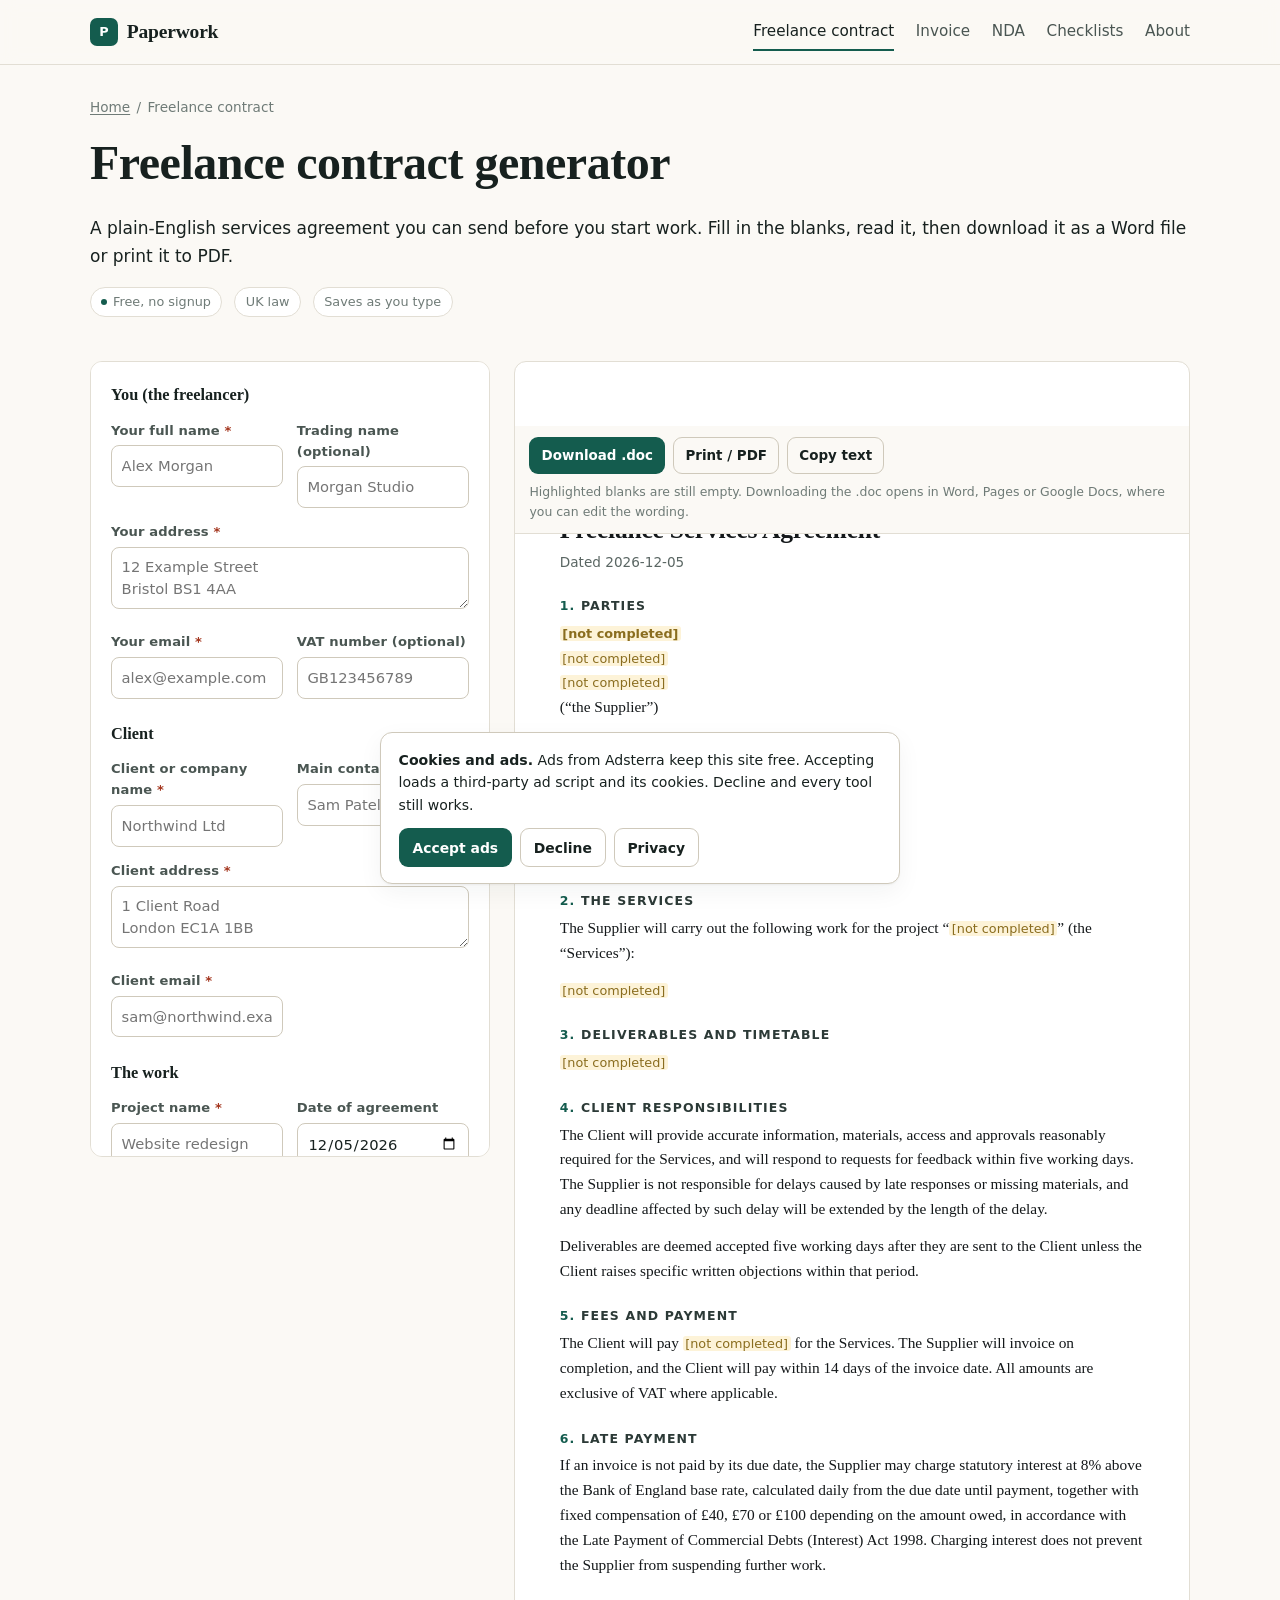
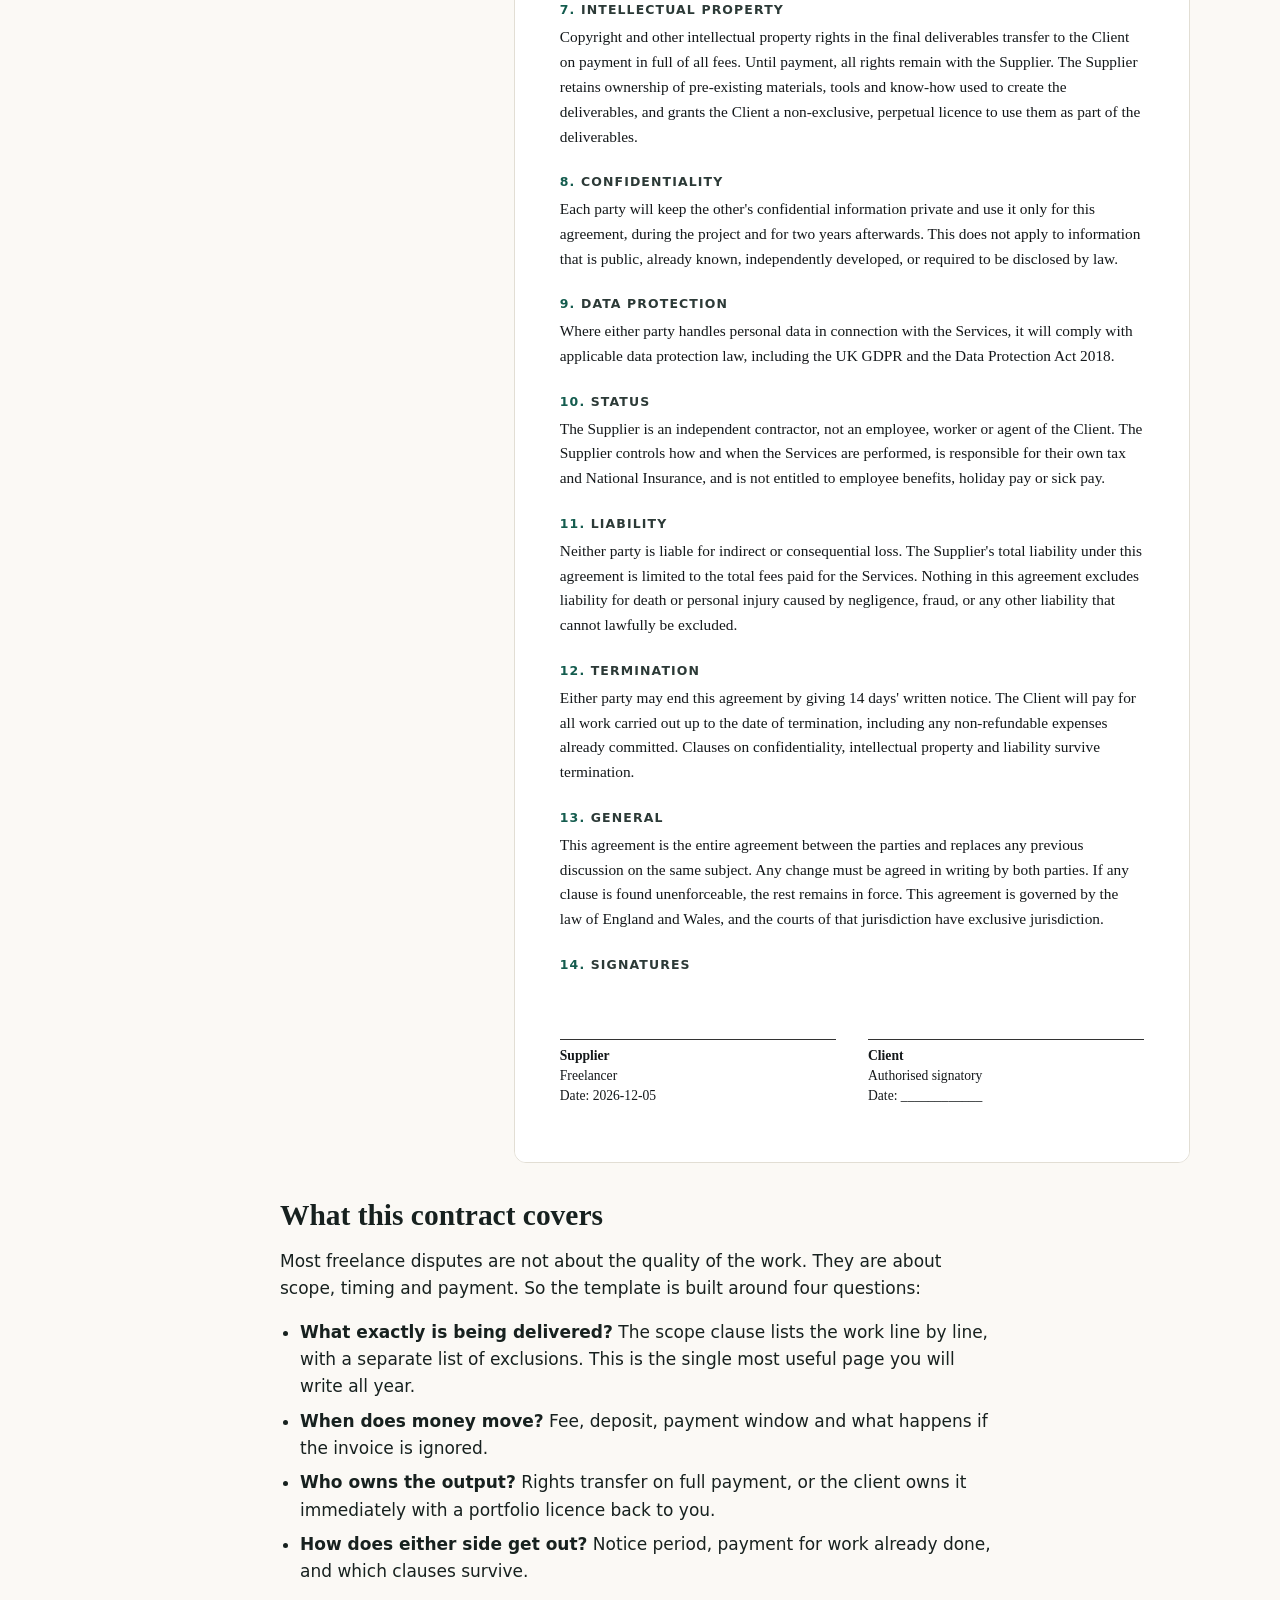
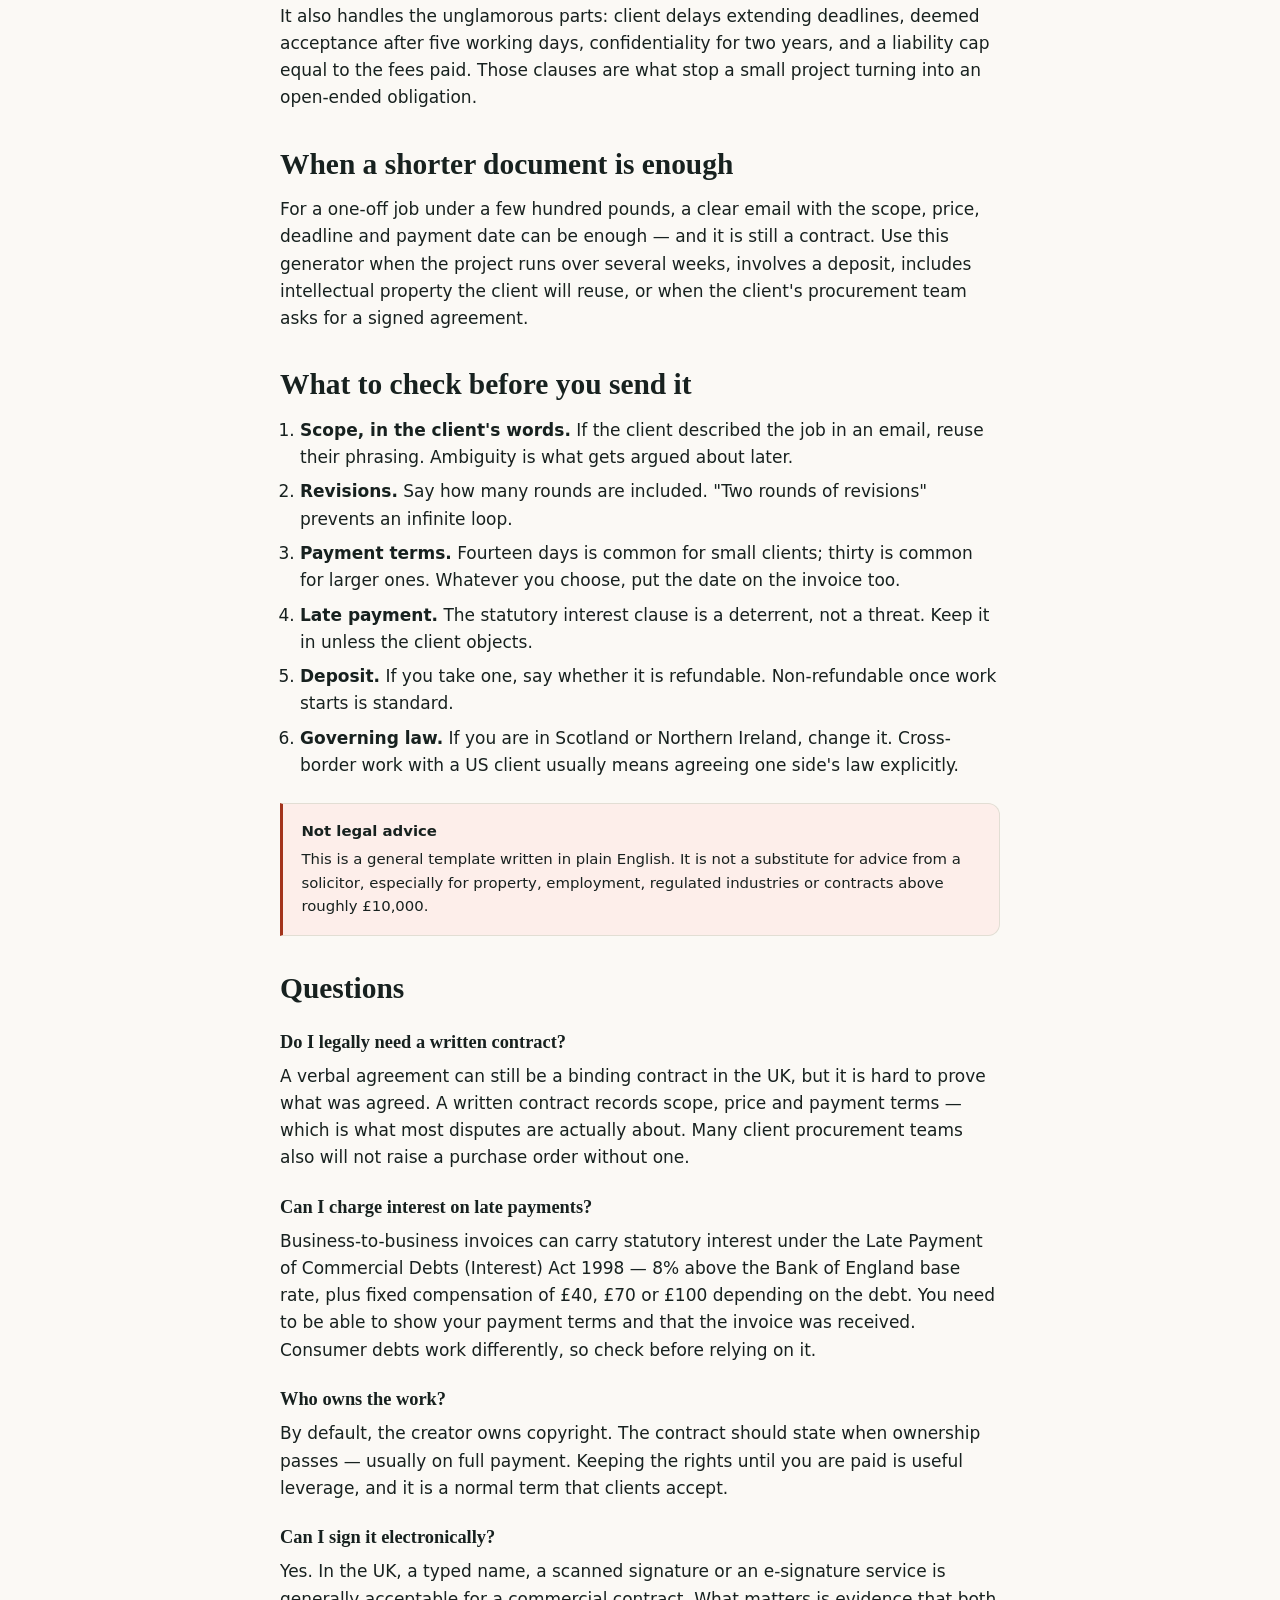
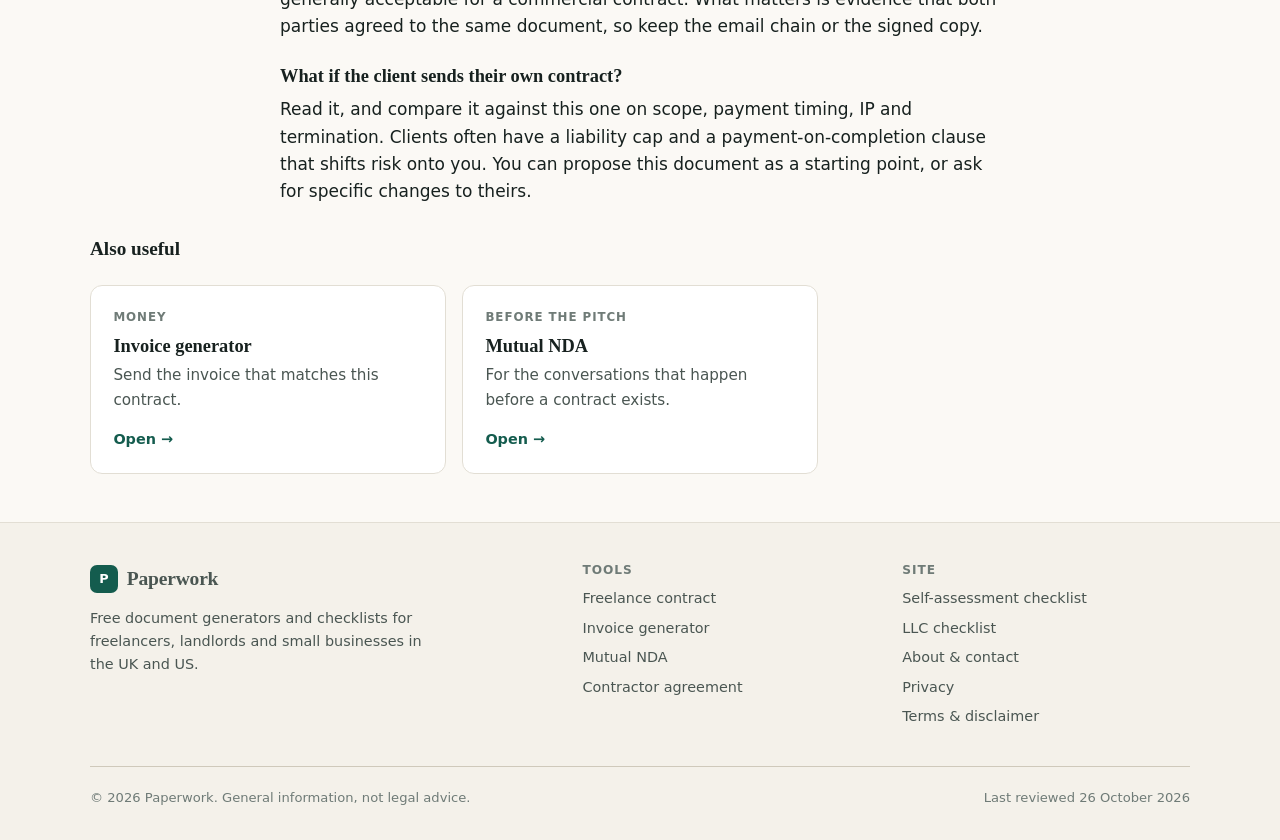
<file: tools/freelance-contract.html>
<!DOCTYPE html>
<html lang="en-GB">
<head>
<meta charset="utf-8">
<meta name="viewport" content="width=device-width, initial-scale=1">
<title>Free Freelance Contract Template (UK) — Generator | Paperwork</title>
<meta name="description" content="Build a plain-English freelance services contract for the UK in two minutes. Scope, payment terms, late payment interest, IP and termination. Free, no signup.">
<link rel="canonical" href="https://paperwork.sltechempire.store/tools/freelance-contract">
<meta name="robots" content="index, follow">
<meta name="theme-color" content="#145c4e">
<meta property="og:type" content="article">
<meta property="og:title" content="Free Freelance Contract Template (UK) — Generator">
<meta property="og:description" content="A plain-English freelance services agreement you can send before you start work.">
<meta property="og:url" content="https://paperwork.sltechempire.store/tools/freelance-contract">
<link rel="icon" href="data:image/svg+xml,%3Csvg xmlns='http://www.w3.org/2000/svg' viewBox='0 0 32 32'%3E%3Crect width='32' height='32' rx='7' fill='%23145c4e'/%3E%3Cpath d='M10 8h9l5 5v11H10z' fill='none' stroke='%23fff' stroke-width='2'/%3E%3Cpath d='M13 18h7M13 21h5' stroke='%23fff' stroke-width='2'/%3E%3C/svg%3E">
<link rel="stylesheet" href="../assets/styles.css">
<script type="application/ld+json">
{
  "@context": "https://schema.org",
  "@graph": [
    {
      "@type": "WebApplication",
      "name": "Freelance Contract Generator",
      "url": "https://paperwork.sltechempire.store/tools/freelance-contract",
      "applicationCategory": "BusinessApplication",
      "operatingSystem": "Any",
      "browserRequirements": "Requires JavaScript",
      "offers": { "@type": "Offer", "price": "0", "priceCurrency": "GBP" }
    },
    {
      "@type": "BreadcrumbList",
      "itemListElement": [
        { "@type": "ListItem", "position": 1, "name": "Home", "item": "https://paperwork.sltechempire.store/" },
        { "@type": "ListItem", "position": 2, "name": "Freelance contract", "item": "https://paperwork.sltechempire.store/tools/freelance-contract" }
      ]
    },
    {
      "@type": "FAQPage",
      "mainEntity": [
        {
          "@type": "Question",
          "name": "Do I legally need a written contract as a freelancer?",
          "acceptedAnswer": { "@type": "Answer", "text": "A verbal agreement can still be a binding contract in the UK, but it is hard to prove what was agreed. A written contract records the scope, price and payment terms, which is what most disputes are actually about. Some client procurement teams will not issue a purchase order without one." }
        },
        {
          "@type": "Question",
          "name": "Can I charge interest on late payments in the UK?",
          "acceptedAnswer": { "@type": "Answer", "text": "Business-to-business invoices can carry statutory interest under the Late Payment of Commercial Debts (Interest) Act 1998 — currently 8% above the Bank of England base rate, plus fixed compensation. You must be able to show the payment terms and that the invoice was received. Business-to-consumer debts are treated differently, so check before relying on it." }
        },
        {
          "@type": "Question",
          "name": "Who owns the work when the project ends?",
          "acceptedAnswer": { "@type": "Answer", "text": "By default the creator owns copyright. The contract should say explicitly when ownership passes — usually on full payment. Until that point you can keep the rights, which is useful leverage if an invoice goes unpaid." }
        },
        {
          "@type": "Question",
          "name": "Should I include a deposit?",
          "acceptedAnswer": { "@type": "Answer", "text": "For any project over a few hundred pounds, yes. A deposit of 25–50% covers the risk if the client disappears or changes direction, and it filters out clients who were never going to pay." }
        }
      ]
    }
  ]
}
</script>
</head>
<body>
<a class="skip" href="#main">Skip to content</a>

<header class="site-header">
  <div class="wrap header-inner">
    <a class="brand" href="../"><span class="brand-mark" aria-hidden="true">P</span>Paperwork</a>
    <button class="menu-btn" data-menu aria-expanded="false" aria-controls="site-nav">Menu
      <svg width="12" height="12" viewBox="0 0 12 12" aria-hidden="true"><path d="M1 3h10M1 6h10M1 9h10" stroke="currentColor" stroke-width="1.6" fill="none"/></svg>
    </button>
    <nav id="site-nav" aria-label="Main">
      <a href="freelance-contract" aria-current="page">Freelance contract</a>
      <a href="invoice">Invoice</a>
      <a href="nda">NDA</a>
      <a href="../checklists/">Checklists</a>
      <a href="../about">About</a>
    </nav>
  </div>
</header>

<main id="main">
  <div class="wrap">
    <div class="page-head">
      <nav class="breadcrumbs" aria-label="Breadcrumb"><a href="../">Home</a><span>/</span>Freelance contract</nav>
      <h1>Freelance contract generator</h1>
      <p class="lede">A plain-English services agreement you can send before you start work. Fill in the blanks, read it, then download it as a Word file or print it to PDF.</p>
      <div class="toolbar">
        <span class="badge"><span class="dot"></span>Free, no signup</span>
        <span class="badge">UK law</span>
        <span class="badge">Saves as you type</span>
        <span id="save-status" role="status" aria-live="polite"></span>
      </div>
    </div>

    <aside class="ad-slot" data-slot="top" aria-label="Advertisement"></aside>

    <div class="workspace">
      <div class="panel form-panel">
        <form data-doc="freelance-contract" novalidate>
          <noscript>
            <p class="small"><strong>JavaScript is required</strong> to build the document. You can still read the guidance below, or use your browser's settings to enable JavaScript.</p>
          </noscript>
        </form>
      </div>

      <div class="panel preview-panel">
        <div class="preview-bar no-print">
          <button class="btn" id="dl-word" type="button">Download .doc</button>
          <button class="btn btn-ghost" id="print-doc" type="button">Print / PDF</button>
          <button class="btn btn-ghost" id="copy-doc" type="button">Copy text</button>
          <span class="spacer"></span>
        <p class="preview-hint">Highlighted blanks are still empty. Downloading the .doc opens in Word, Pages or Google Docs, where you can edit the wording.</p>
        </div>
        <article class="paper" id="doc-preview" aria-live="polite">
          <p class="doc-meta">Start filling in the form and your agreement appears here.</p>
        </article>
      </div>
    </div>
  </div>

  <div class="wrap prose">
    <h2>What this contract covers</h2>
    <p>Most freelance disputes are not about the quality of the work. They are about scope, timing and payment. So the template is built around four questions:</p>
    <ul>
      <li><strong>What exactly is being delivered?</strong> The scope clause lists the work line by line, with a separate list of exclusions. This is the single most useful page you will write all year.</li>
      <li><strong>When does money move?</strong> Fee, deposit, payment window and what happens if the invoice is ignored.</li>
      <li><strong>Who owns the output?</strong> Rights transfer on full payment, or the client owns it immediately with a portfolio licence back to you.</li>
      <li><strong>How does either side get out?</strong> Notice period, payment for work already done, and which clauses survive.</li>
    </ul>
    <p>It also handles the unglamorous parts: client delays extending deadlines, deemed acceptance after five working days, confidentiality for two years, and a liability cap equal to the fees paid. Those clauses are what stop a small project turning into an open-ended obligation.</p>

    <h2>When a shorter document is enough</h2>
    <p>For a one-off job under a few hundred pounds, a clear email with the scope, price, deadline and payment date can be enough — and it is still a contract. Use this generator when the project runs over several weeks, involves a deposit, includes intellectual property the client will reuse, or when the client's procurement team asks for a signed agreement.</p>

    <h2>What to check before you send it</h2>
    <ol>
      <li><strong>Scope, in the client's words.</strong> If the client described the job in an email, reuse their phrasing. Ambiguity is what gets argued about later.</li>
      <li><strong>Revisions.</strong> Say how many rounds are included. "Two rounds of revisions" prevents an infinite loop.</li>
      <li><strong>Payment terms.</strong> Fourteen days is common for small clients; thirty is common for larger ones. Whatever you choose, put the date on the invoice too.</li>
      <li><strong>Late payment.</strong> The statutory interest clause is a deterrent, not a threat. Keep it in unless the client objects.</li>
      <li><strong>Deposit.</strong> If you take one, say whether it is refundable. Non-refundable once work starts is standard.</li>
      <li><strong>Governing law.</strong> If you are in Scotland or Northern Ireland, change it. Cross-border work with a US client usually means agreeing one side's law explicitly.</li>
    </ol>

    <div class="callout warn">
      <strong>Not legal advice</strong>
      <p>This is a general template written in plain English. It is not a substitute for advice from a solicitor, especially for property, employment, regulated industries or contracts above roughly £10,000.</p>
    </div>

    <h2>Questions</h2>
    <h3>Do I legally need a written contract?</h3>
    <p>A verbal agreement can still be a binding contract in the UK, but it is hard to prove what was agreed. A written contract records scope, price and payment terms — which is what most disputes are actually about. Many client procurement teams also will not raise a purchase order without one.</p>

    <h3>Can I charge interest on late payments?</h3>
    <p>Business-to-business invoices can carry statutory interest under the Late Payment of Commercial Debts (Interest) Act 1998 — 8% above the Bank of England base rate, plus fixed compensation of £40, £70 or £100 depending on the debt. You need to be able to show your payment terms and that the invoice was received. Consumer debts work differently, so check before relying on it.</p>

    <h3>Who owns the work?</h3>
    <p>By default, the creator owns copyright. The contract should state when ownership passes — usually on full payment. Keeping the rights until you are paid is useful leverage, and it is a normal term that clients accept.</p>

    <h3>Can I sign it electronically?</h3>
    <p>Yes. In the UK, a typed name, a scanned signature or an e-signature service is generally acceptable for a commercial contract. What matters is evidence that both parties agreed to the same document, so keep the email chain or the signed copy.</p>

    <h3>What if the client sends their own contract?</h3>
    <p>Read it, and compare it against this one on scope, payment timing, IP and termination. Clients often have a liability cap and a payment-on-completion clause that shifts risk onto you. You can propose this document as a starting point, or ask for specific changes to theirs.</p>
  </div>

  <div class="wrap related" style="padding-top:1rem">
    <h2 style="font-size:1.2rem">Also useful</h2>
    <ul class="card-grid">
      <li><a class="card" href="invoice"><span class="card-tag">Money</span><h3>Invoice generator</h3><p>Send the invoice that matches this contract.</p><span class="card-cta">Open →</span></a></li>
      <li><a class="card" href="nda"><span class="card-tag">Before the pitch</span><h3>Mutual NDA</h3><p>For the conversations that happen before a contract exists.</p><span class="card-cta">Open →</span></a></li>
    </ul>
  </div>

  <aside class="ad-slot" data-slot="inline" aria-label="Advertisement"></aside>
</main>

<footer class="site-footer">
  <div class="wrap">
    <div class="footer-grid">
      <div>
        <a class="brand" href="../"><span class="brand-mark" aria-hidden="true">P</span>Paperwork</a>
        <p class="small" style="margin-top:.75rem;max-width:38ch">Free document generators and checklists for freelancers, landlords and small businesses in the UK and US.</p>
      </div>
      <div>
        <h2>Tools</h2>
        <ul>
          <li><a href="freelance-contract">Freelance contract</a></li>
          <li><a href="invoice">Invoice generator</a></li>
          <li><a href="nda">Mutual NDA</a></li>
          <li><a href="contractor-agreement">Contractor agreement</a></li>
        </ul>
      </div>
      <div>
        <h2>Site</h2>
        <ul>
          <li><a href="../checklists/self-assessment">Self-assessment checklist</a></li>
          <li><a href="../checklists/llc-formation">LLC checklist</a></li>
          <li><a href="../about">About &amp; contact</a></li>
          <li><a href="../privacy">Privacy</a></li>
          <li><a href="../terms">Terms &amp; disclaimer</a></li>
        </ul>
      </div>
    </div>
    <div class="footer-bottom">
      <span>© <span id="year">2026</span> Paperwork. General information, not legal advice.</span>
      <span>Last reviewed <span data-updated>26 October 2026</span></span>
    </div>
  </div>
</footer>

<div id="consent" hidden>
  <p><strong>Cookies and ads.</strong> Ads from Adsterra keep this site free. Accepting loads a third-party ad script and its cookies. Decline and every tool still works.</p>
  <div class="row">
    <button class="btn btn-sm" id="consent-accept">Accept ads</button>
    <button class="btn btn-sm btn-ghost" id="consent-decline">Decline</button>
    <a class="btn btn-sm btn-ghost" href="../privacy">Privacy</a>
  </div>
</div>

<script src="../assets/data.js"></script>
<script src="../assets/app.js"></script>
</body>
</html>
</file>
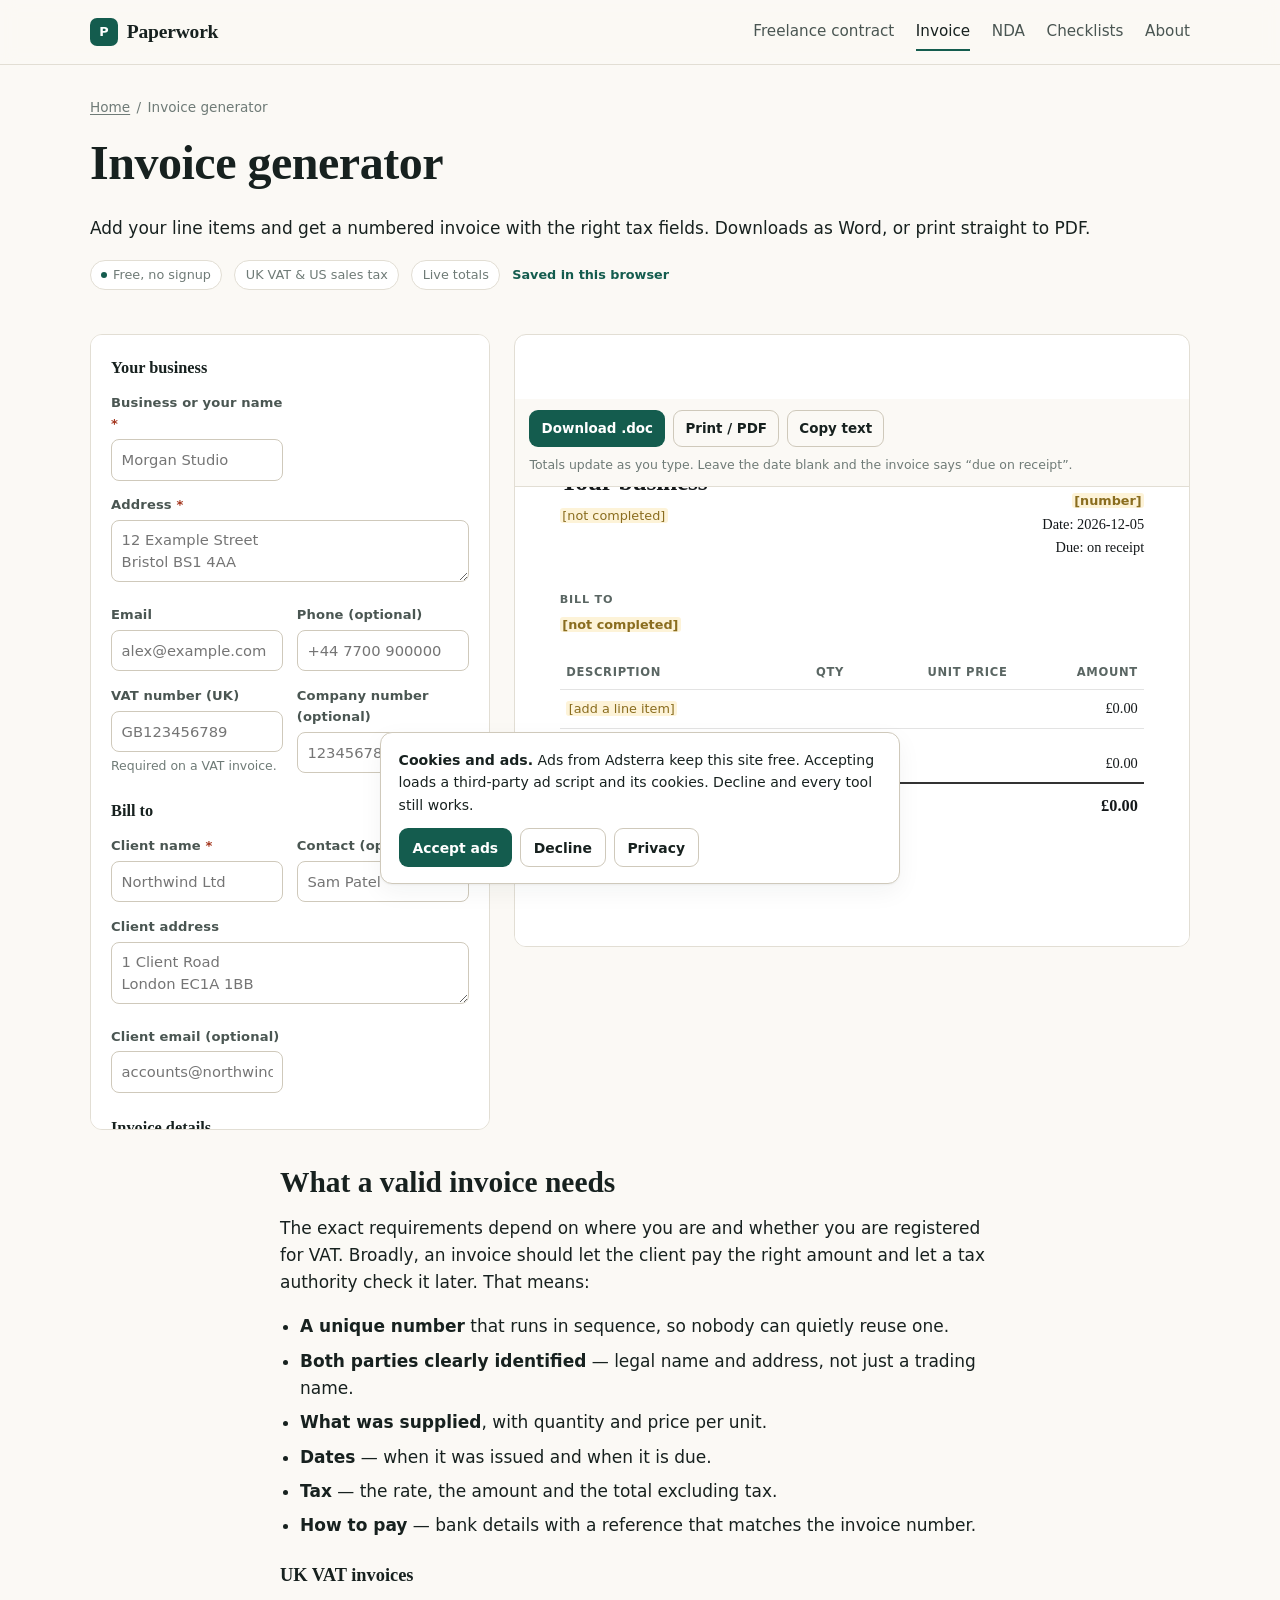
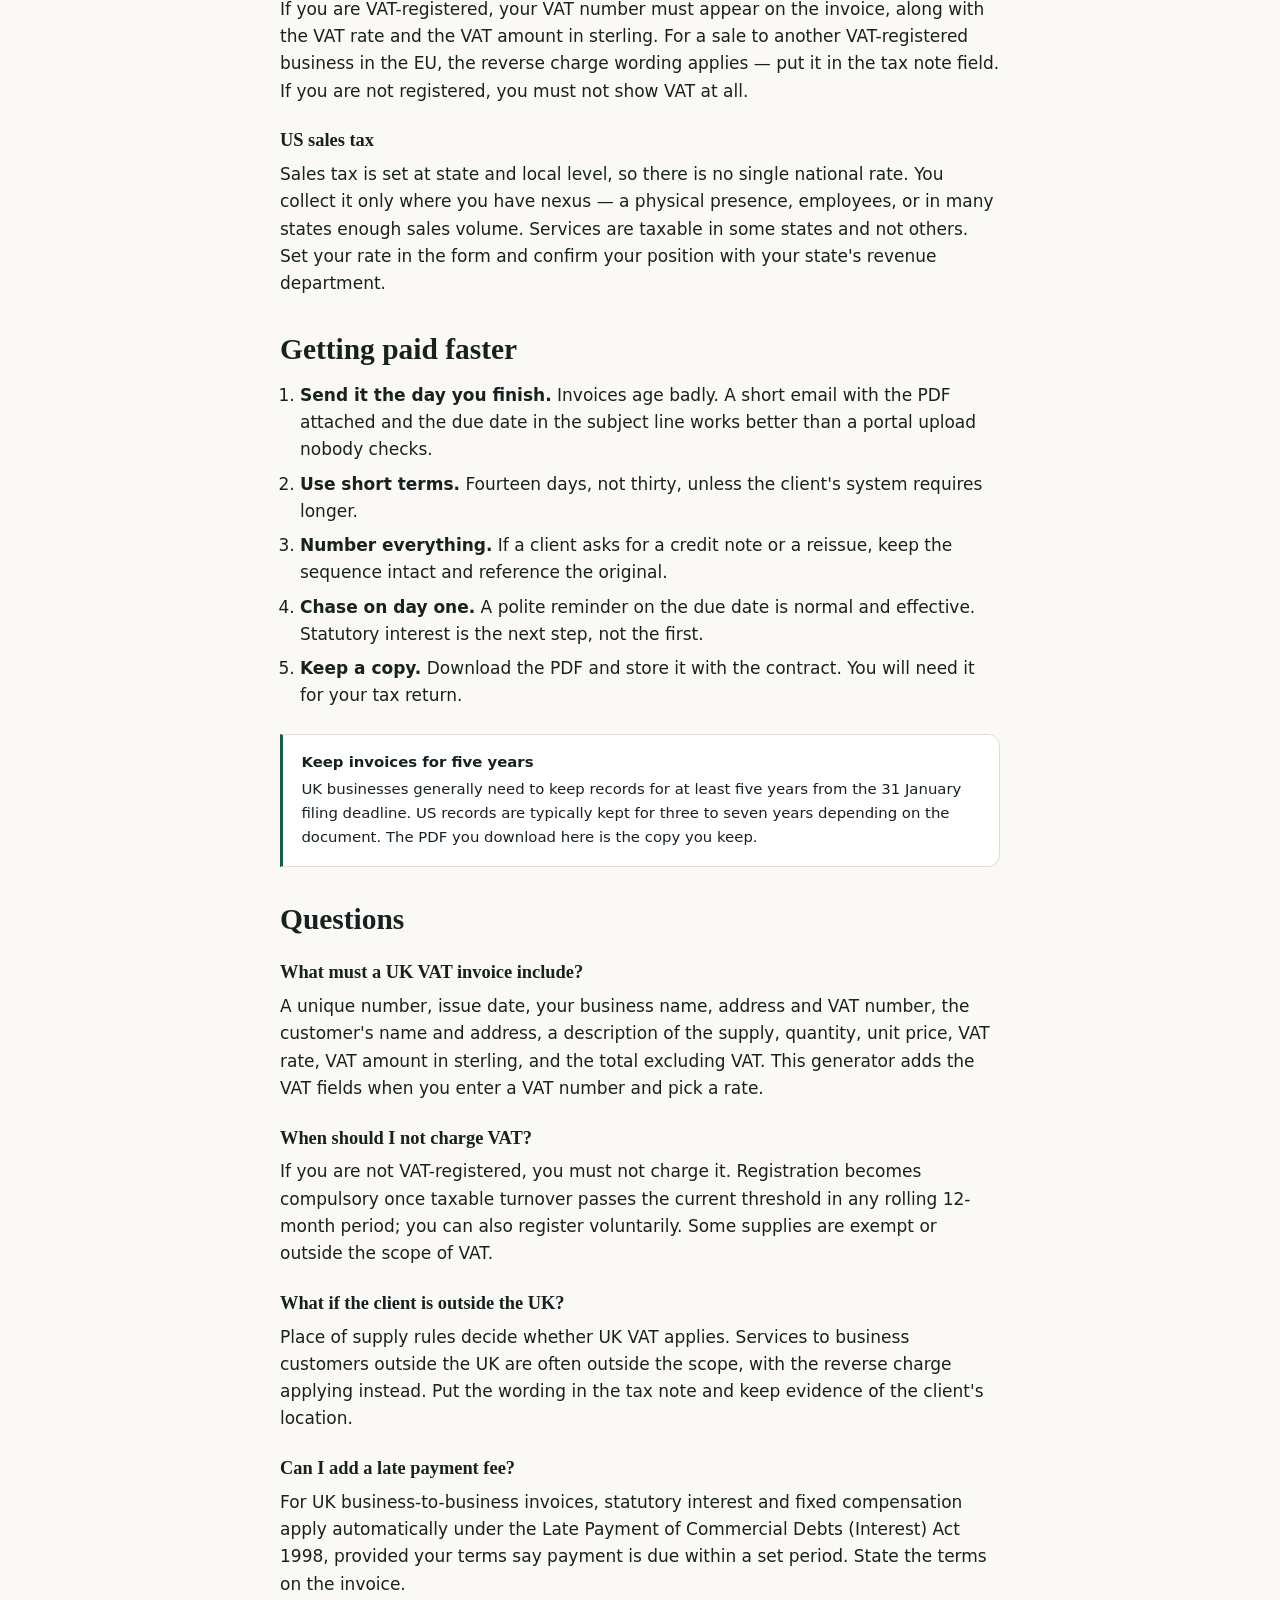
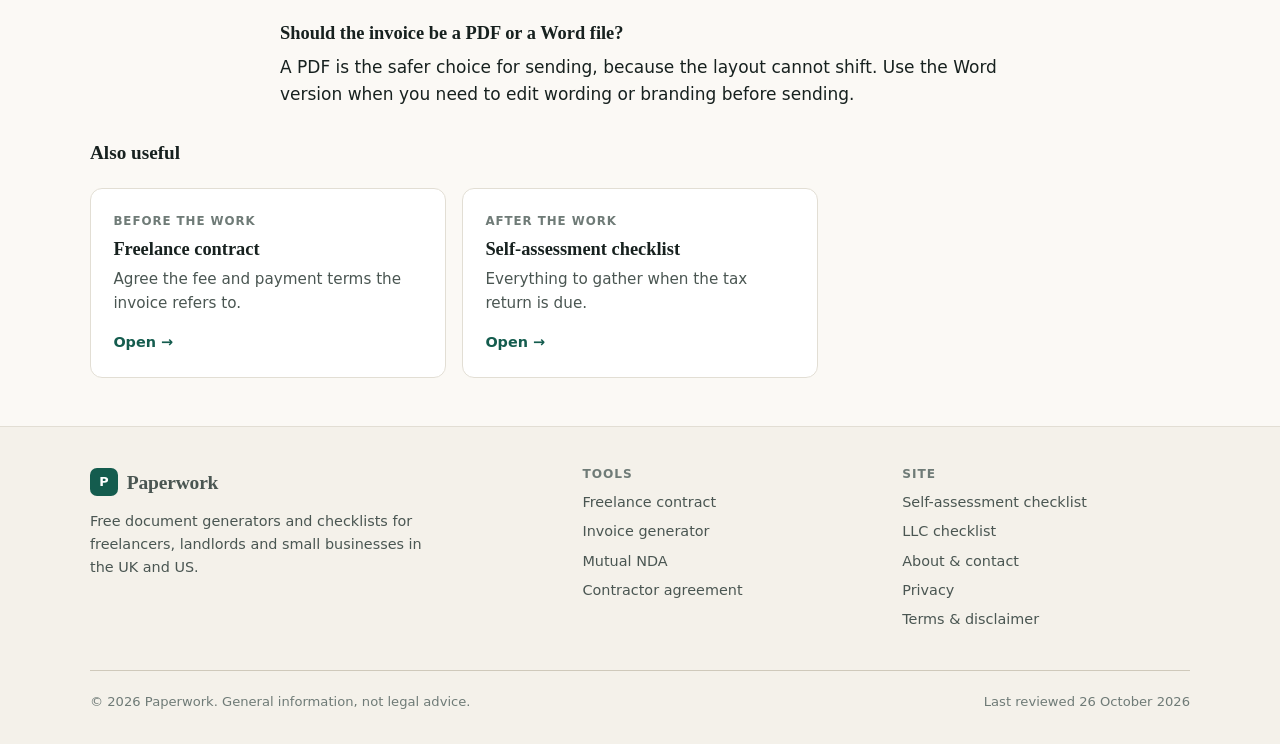
<file: tools/invoice.html>
<!DOCTYPE html>
<html lang="en-GB">
<head>
<meta charset="utf-8">
<meta name="viewport" content="width=device-width, initial-scale=1">
<title>Free Invoice Generator (UK VAT &amp; US Sales Tax) — PDF &amp; Word | Paperwork</title>
<meta name="description" content="Create a professional invoice with VAT or sales tax in seconds. Live totals, automatic VAT breakdown, line items, and a download that opens in Word or Google Docs.">
<link rel="canonical" href="https://paperwork.sltechempire.store/tools/invoice">
<meta name="robots" content="index, follow">
<meta name="theme-color" content="#145c4e">
<meta property="og:type" content="article">
<meta property="og:title" content="Free Invoice Generator (UK VAT &amp; US Sales Tax)">
<meta property="og:description" content="Line items, live totals, VAT breakdown and a download that opens in Word or Google Docs.">
<meta property="og:url" content="https://paperwork.sltechempire.store/tools/invoice">
<link rel="icon" href="data:image/svg+xml,%3Csvg xmlns='http://www.w3.org/2000/svg' viewBox='0 0 32 32'%3E%3Crect width='32' height='32' rx='7' fill='%23145c4e'/%3E%3Cpath d='M10 8h9l5 5v11H10z' fill='none' stroke='%23fff' stroke-width='2'/%3E%3Cpath d='M13 18h7M13 21h5' stroke='%23fff' stroke-width='2'/%3E%3C/svg%3E">
<link rel="stylesheet" href="../assets/styles.css">
<script type="application/ld+json">
{
  "@context": "https://schema.org",
  "@graph": [
    {
      "@type": "WebApplication",
      "name": "Invoice Generator",
      "url": "https://paperwork.sltechempire.store/tools/invoice",
      "applicationCategory": "BusinessApplication",
      "operatingSystem": "Any",
      "browserRequirements": "Requires JavaScript",
      "offers": { "@type": "Offer", "price": "0", "priceCurrency": "GBP" }
    },
    {
      "@type": "BreadcrumbList",
      "itemListElement": [
        { "@type": "ListItem", "position": 1, "name": "Home", "item": "https://paperwork.sltechempire.store/" },
        { "@type": "ListItem", "position": 2, "name": "Invoice generator", "item": "https://paperwork.sltechempire.store/tools/invoice" }
      ]
    },
    {
      "@type": "FAQPage",
      "mainEntity": [
        {
          "@type": "Question",
          "name": "What must a UK VAT invoice include?",
          "acceptedAnswer": { "@type": "Answer", "text": "A valid VAT invoice needs a unique invoice number, the date it was issued, your business name, address and VAT number, the customer's name and address, a description of what was supplied, the quantity and unit price, the VAT rate, the VAT amount in sterling, and the total excluding VAT. This generator includes those fields when you enter a VAT number and choose a VAT rate." }
        },
        {
          "@type": "Question",
          "name": "When do I not charge VAT?",
          "acceptedAnswer": { "@type": "Answer", "text": "If you are not VAT-registered, you must not charge VAT. Registration is compulsory once your VAT-taxable turnover passes the current threshold in any rolling 12-month period, and voluntary before that. Some goods and services are exempt or outside the scope of VAT entirely." }
        },
        {
          "@type": "Question",
          "name": "How do I add sales tax for a US invoice?",
          "acceptedAnswer": { "@type": "Answer", "text": "Choose US sales tax and enter your rate. Sales tax is state and local, and you only collect it where you have nexus — typically a physical presence or enough sales in that state. Services are treated differently from goods in many states, so confirm your own position." }
        },
        {
          "@type": "Question",
          "name": "Can I edit the invoice after downloading it?",
          "acceptedAnswer": { "@type": "Answer", "text": "Yes. The .doc download opens in Word, Pages or Google Docs, where you can change any wording. Printing to PDF gives you a fixed copy to send." }
        }
      ]
    }
  ]
}
</script>
</head>
<body>
<a class="skip" href="#main">Skip to content</a>

<header class="site-header">
  <div class="wrap header-inner">
    <a class="brand" href="../"><span class="brand-mark" aria-hidden="true">P</span>Paperwork</a>
    <button class="menu-btn" data-menu aria-expanded="false" aria-controls="site-nav">Menu
      <svg width="12" height="12" viewBox="0 0 12 12" aria-hidden="true"><path d="M1 3h10M1 6h10M1 9h10" stroke="currentColor" stroke-width="1.6" fill="none"/></svg>
    </button>
    <nav id="site-nav" aria-label="Main">
      <a href="freelance-contract">Freelance contract</a>
      <a href="invoice" aria-current="page">Invoice</a>
      <a href="nda">NDA</a>
      <a href="../checklists/">Checklists</a>
      <a href="../about">About</a>
    </nav>
  </div>
</header>

<main id="main">
  <div class="wrap">
    <div class="page-head">
      <nav class="breadcrumbs" aria-label="Breadcrumb"><a href="../">Home</a><span>/</span>Invoice generator</nav>
      <h1>Invoice generator</h1>
      <p class="lede">Add your line items and get a numbered invoice with the right tax fields. Downloads as Word, or print straight to PDF.</p>
      <div class="toolbar">
        <span class="badge"><span class="dot"></span>Free, no signup</span>
        <span class="badge">UK VAT &amp; US sales tax</span>
        <span class="badge">Live totals</span>
        <span id="save-status" role="status" aria-live="polite"></span>
      </div>
    </div>

    <aside class="ad-slot" data-slot="top" aria-label="Advertisement"></aside>

    <div class="workspace">
      <div class="panel form-panel">
        <form data-doc="invoice" novalidate>
          <noscript><p class="small"><strong>JavaScript is required</strong> to build the invoice.</p></noscript>
        </form>
      </div>

      <div class="panel preview-panel">
        <div class="preview-bar no-print">
          <button class="btn" id="dl-word" type="button">Download .doc</button>
          <button class="btn btn-ghost" id="print-doc" type="button">Print / PDF</button>
          <button class="btn btn-ghost" id="copy-doc" type="button">Copy text</button>
          <span class="spacer"></span>
        <p class="preview-hint">Totals update as you type. Leave the date blank and the invoice says “due on receipt”.</p>
        </div>
        <article class="paper" id="doc-preview" aria-live="polite">
          <p class="doc-meta">Start filling in the form and your invoice appears here.</p>
        </article>
      </div>
    </div>
  </div>

  <div class="wrap prose">
    <h2>What a valid invoice needs</h2>
    <p>The exact requirements depend on where you are and whether you are registered for VAT. Broadly, an invoice should let the client pay the right amount and let a tax authority check it later. That means:</p>
    <ul>
      <li><strong>A unique number</strong> that runs in sequence, so nobody can quietly reuse one.</li>
      <li><strong>Both parties clearly identified</strong> — legal name and address, not just a trading name.</li>
      <li><strong>What was supplied</strong>, with quantity and price per unit.</li>
      <li><strong>Dates</strong> — when it was issued and when it is due.</li>
      <li><strong>Tax</strong> — the rate, the amount and the total excluding tax.</li>
      <li><strong>How to pay</strong> — bank details with a reference that matches the invoice number.</li>
    </ul>

    <h3>UK VAT invoices</h3>
    <p>If you are VAT-registered, your VAT number must appear on the invoice, along with the VAT rate and the VAT amount in sterling. For a sale to another VAT-registered business in the EU, the reverse charge wording applies — put it in the tax note field. If you are not registered, you must not show VAT at all.</p>

    <h3>US sales tax</h3>
    <p>Sales tax is set at state and local level, so there is no single national rate. You collect it only where you have nexus — a physical presence, employees, or in many states enough sales volume. Services are taxable in some states and not others. Set your rate in the form and confirm your position with your state's revenue department.</p>

    <h2>Getting paid faster</h2>
    <ol>
      <li><strong>Send it the day you finish.</strong> Invoices age badly. A short email with the PDF attached and the due date in the subject line works better than a portal upload nobody checks.</li>
      <li><strong>Use short terms.</strong> Fourteen days, not thirty, unless the client's system requires longer.</li>
      <li><strong>Number everything.</strong> If a client asks for a credit note or a reissue, keep the sequence intact and reference the original.</li>
      <li><strong>Chase on day one.</strong> A polite reminder on the due date is normal and effective. Statutory interest is the next step, not the first.</li>
      <li><strong>Keep a copy.</strong> Download the PDF and store it with the contract. You will need it for your tax return.</li>
    </ol>

    <div class="callout">
      <strong>Keep invoices for five years</strong>
      <p>UK businesses generally need to keep records for at least five years from the 31 January filing deadline. US records are typically kept for three to seven years depending on the document. The PDF you download here is the copy you keep.</p>
    </div>

    <h2>Questions</h2>
    <h3>What must a UK VAT invoice include?</h3>
    <p>A unique number, issue date, your business name, address and VAT number, the customer's name and address, a description of the supply, quantity, unit price, VAT rate, VAT amount in sterling, and the total excluding VAT. This generator adds the VAT fields when you enter a VAT number and pick a rate.</p>

    <h3>When should I not charge VAT?</h3>
    <p>If you are not VAT-registered, you must not charge it. Registration becomes compulsory once taxable turnover passes the current threshold in any rolling 12-month period; you can also register voluntarily. Some supplies are exempt or outside the scope of VAT.</p>

    <h3>What if the client is outside the UK?</h3>
    <p>Place of supply rules decide whether UK VAT applies. Services to business customers outside the UK are often outside the scope, with the reverse charge applying instead. Put the wording in the tax note and keep evidence of the client's location.</p>

    <h3>Can I add a late payment fee?</h3>
    <p>For UK business-to-business invoices, statutory interest and fixed compensation apply automatically under the Late Payment of Commercial Debts (Interest) Act 1998, provided your terms say payment is due within a set period. State the terms on the invoice.</p>

    <h3>Should the invoice be a PDF or a Word file?</h3>
    <p>A PDF is the safer choice for sending, because the layout cannot shift. Use the Word version when you need to edit wording or branding before sending.</p>
  </div>

  <div class="wrap related" style="padding-top:1rem">
    <h2 style="font-size:1.2rem">Also useful</h2>
    <ul class="card-grid">
      <li><a class="card" href="freelance-contract"><span class="card-tag">Before the work</span><h3>Freelance contract</h3><p>Agree the fee and payment terms the invoice refers to.</p><span class="card-cta">Open →</span></a></li>
      <li><a class="card" href="../checklists/self-assessment"><span class="card-tag">After the work</span><h3>Self-assessment checklist</h3><p>Everything to gather when the tax return is due.</p><span class="card-cta">Open →</span></a></li>
    </ul>
  </div>

  <aside class="ad-slot" data-slot="inline" aria-label="Advertisement"></aside>
</main>

<footer class="site-footer">
  <div class="wrap">
    <div class="footer-grid">
      <div>
        <a class="brand" href="../"><span class="brand-mark" aria-hidden="true">P</span>Paperwork</a>
        <p class="small" style="margin-top:.75rem;max-width:38ch">Free document generators and checklists for freelancers, landlords and small businesses in the UK and US.</p>
      </div>
      <div>
        <h2>Tools</h2>
        <ul>
          <li><a href="freelance-contract">Freelance contract</a></li>
          <li><a href="invoice">Invoice generator</a></li>
          <li><a href="nda">Mutual NDA</a></li>
          <li><a href="contractor-agreement">Contractor agreement</a></li>
        </ul>
      </div>
      <div>
        <h2>Site</h2>
        <ul>
          <li><a href="../checklists/self-assessment">Self-assessment checklist</a></li>
          <li><a href="../checklists/llc-formation">LLC checklist</a></li>
          <li><a href="../about">About &amp; contact</a></li>
          <li><a href="../privacy">Privacy</a></li>
          <li><a href="../terms">Terms &amp; disclaimer</a></li>
        </ul>
      </div>
    </div>
    <div class="footer-bottom">
      <span>© <span id="year">2026</span> Paperwork. General information, not legal advice.</span>
      <span>Last reviewed <span data-updated>26 October 2026</span></span>
    </div>
  </div>
</footer>

<div id="consent" hidden>
  <p><strong>Cookies and ads.</strong> Ads from Adsterra keep this site free. Accepting loads a third-party ad script and its cookies. Decline and every tool still works.</p>
  <div class="row">
    <button class="btn btn-sm" id="consent-accept">Accept ads</button>
    <button class="btn btn-sm btn-ghost" id="consent-decline">Decline</button>
    <a class="btn btn-sm btn-ghost" href="../privacy">Privacy</a>
  </div>
</div>

<script src="../assets/data.js"></script>
<script src="../assets/app.js"></script>
</body>
</html>
</file>
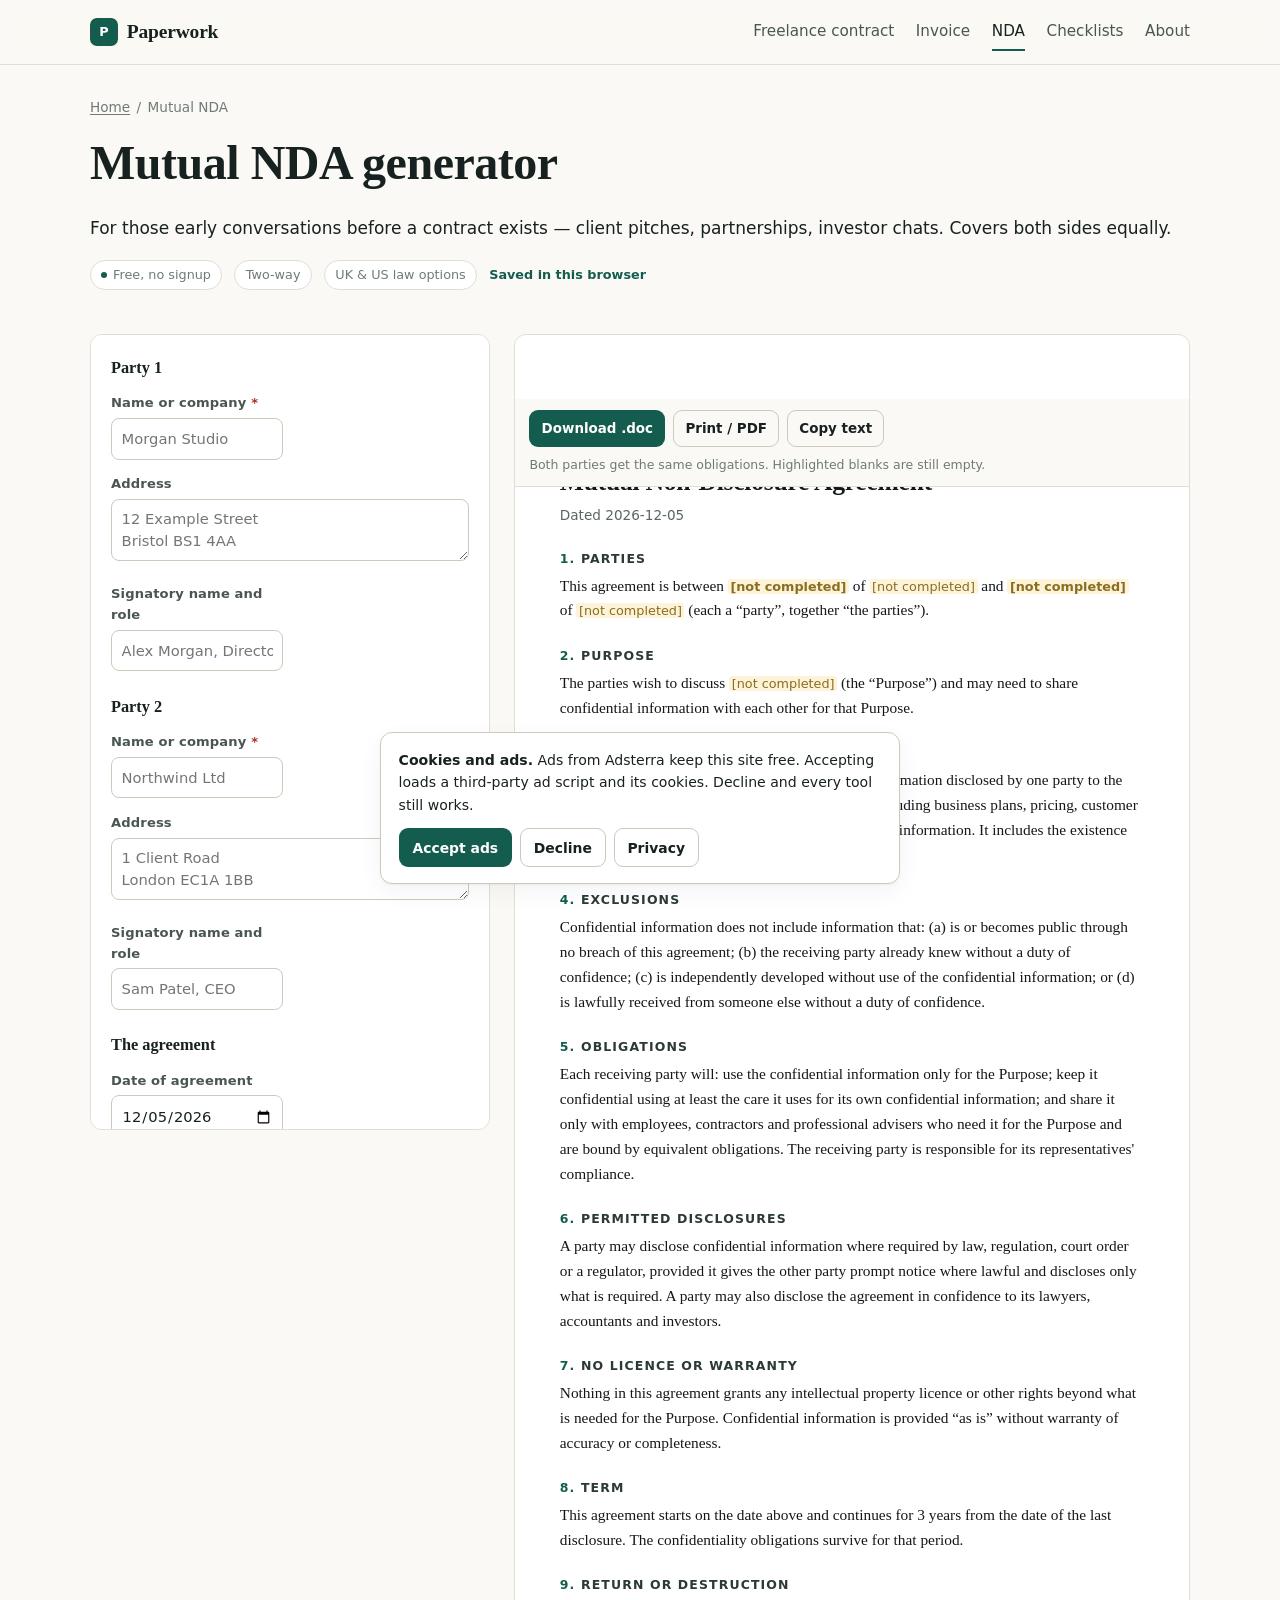
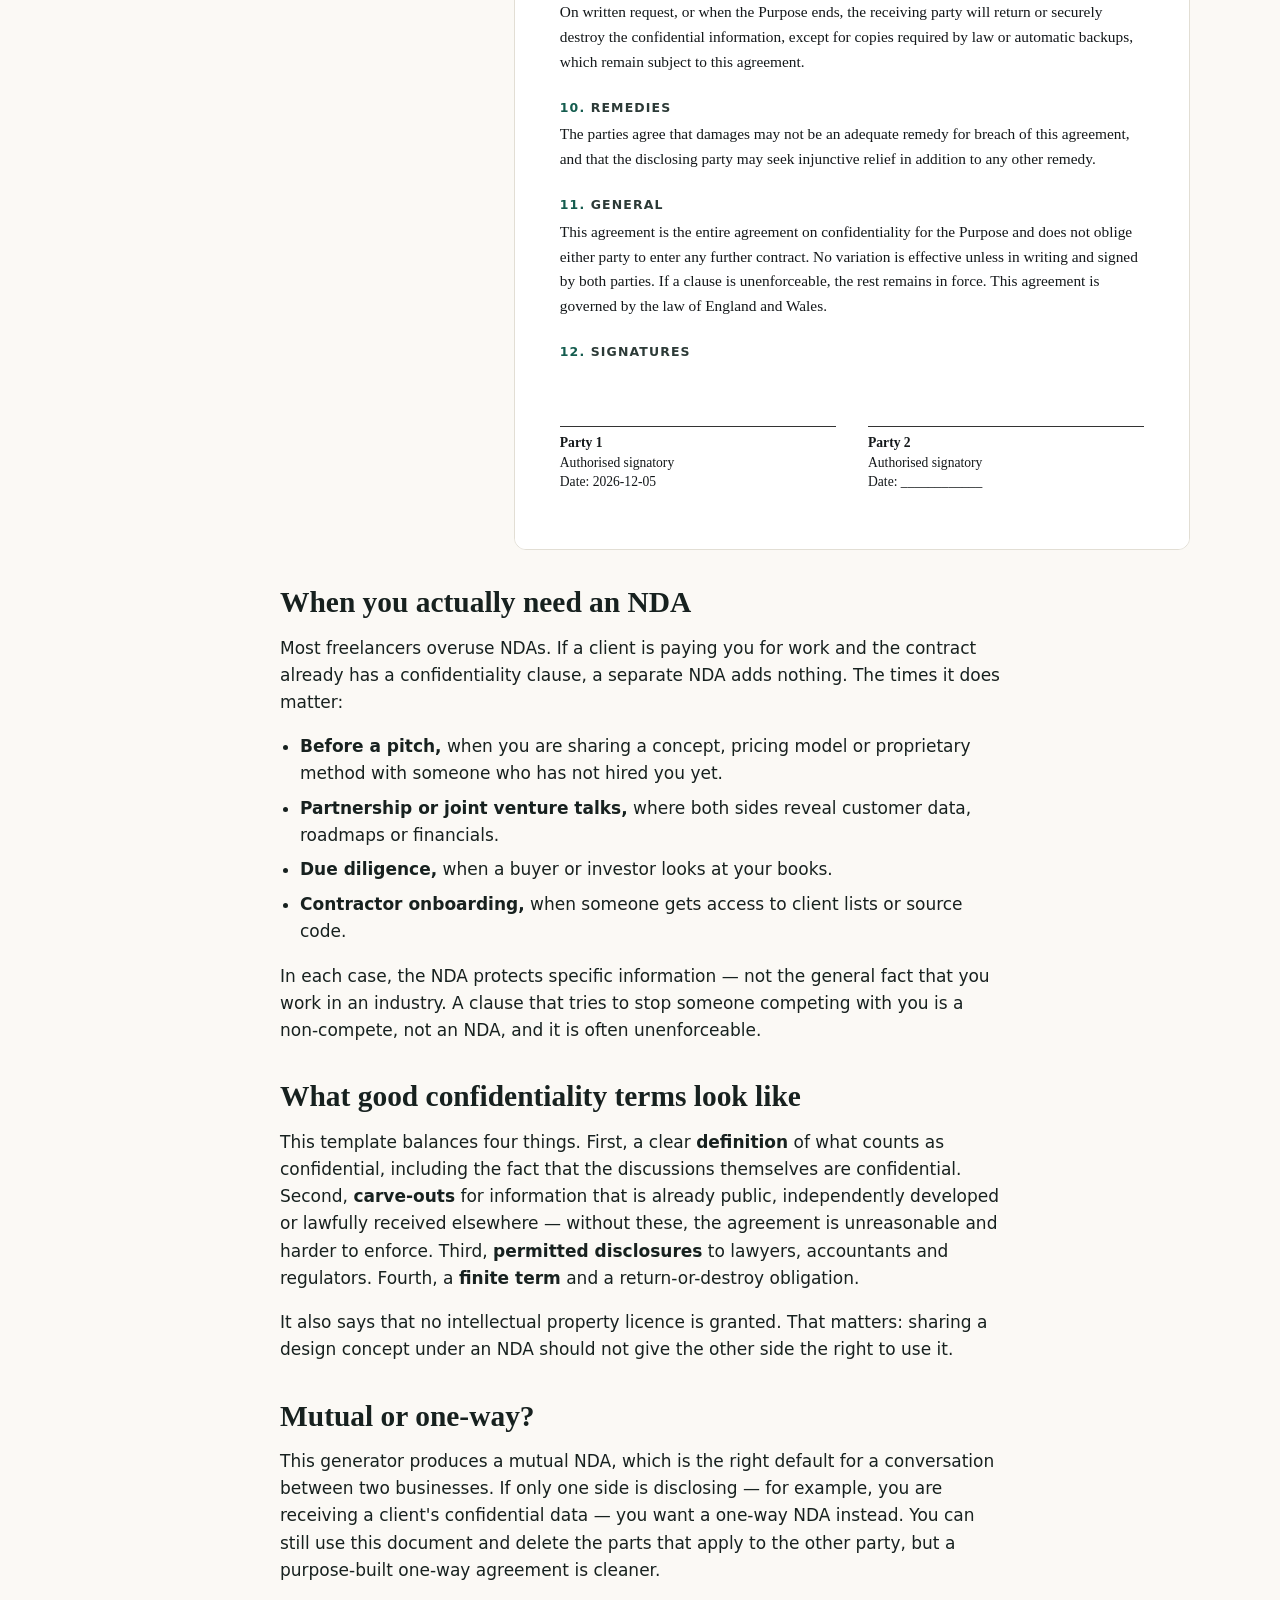
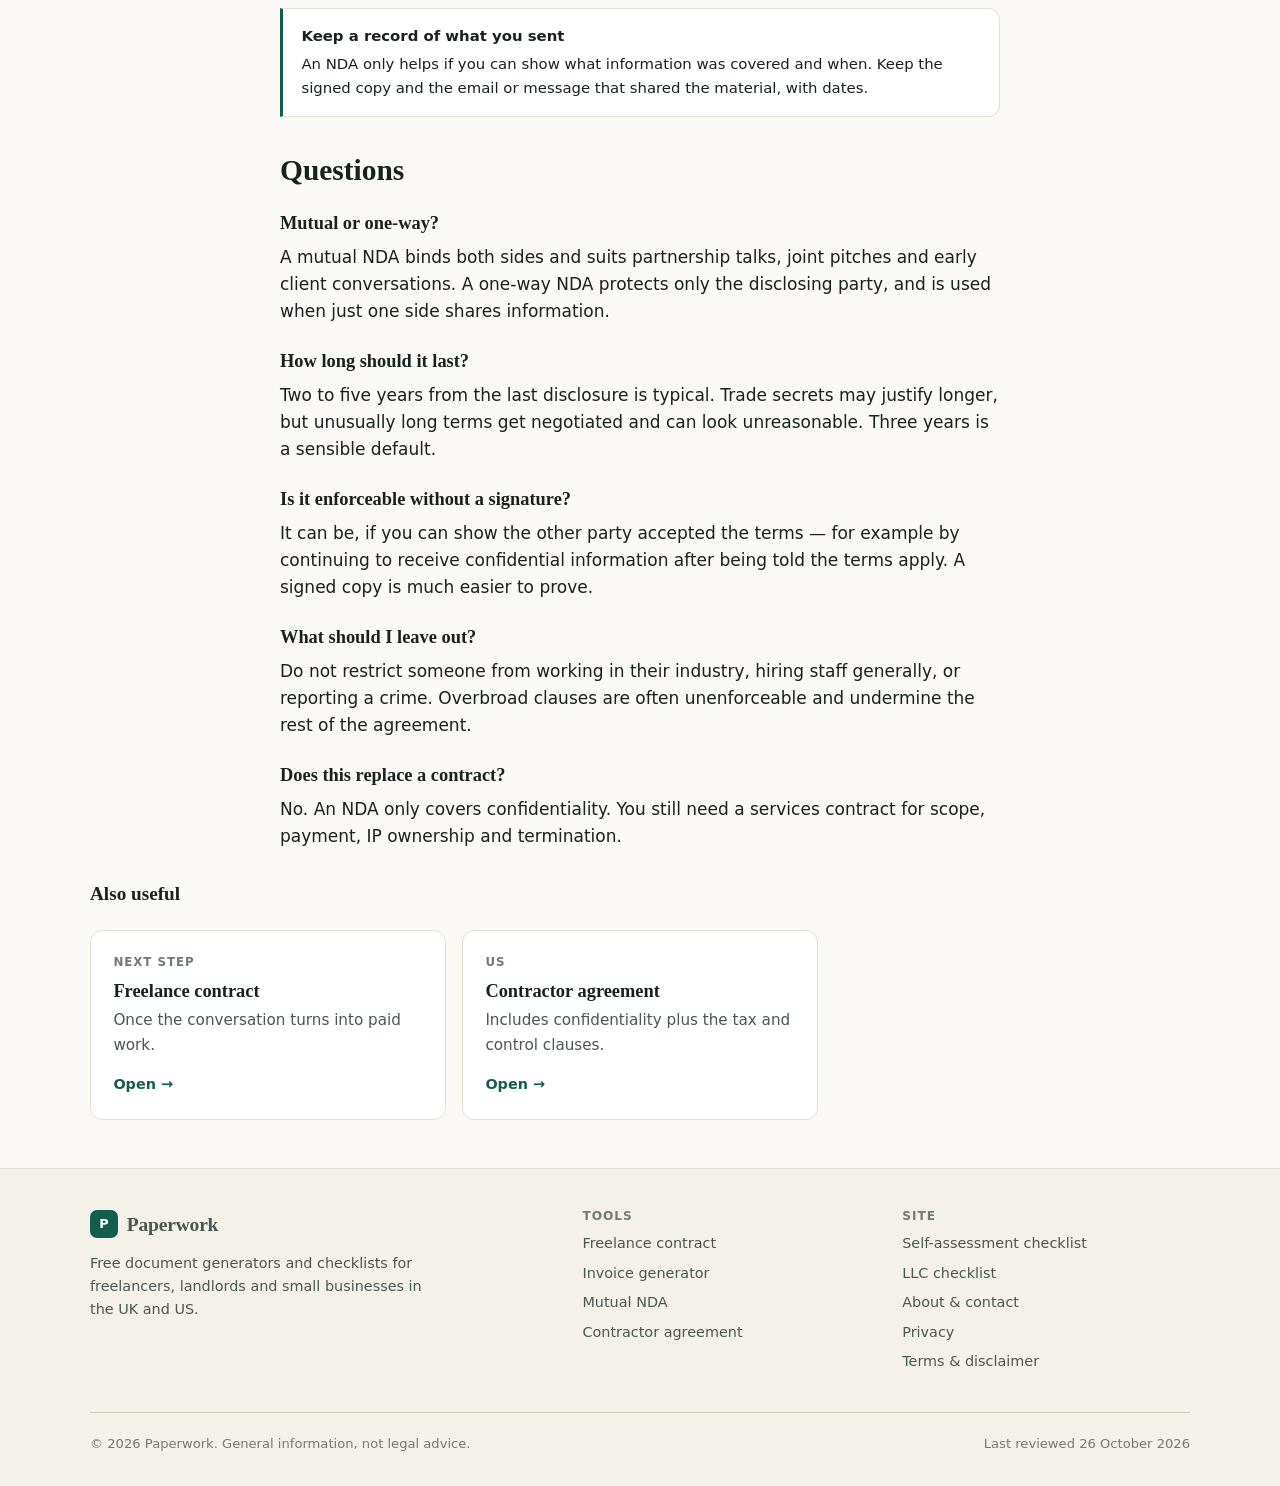
<file: tools/nda.html>
<!DOCTYPE html>
<html lang="en-GB">
<head>
<meta charset="utf-8">
<meta name="viewport" content="width=device-width, initial-scale=1">
<title>Free Mutual NDA Template (UK &amp; US) — Generator | Paperwork</title>
<meta name="description" content="Create a mutual non-disclosure agreement in minutes. Standard exclusions, term, permitted disclosures and governing law. Free, no signup, instant download.">
<link rel="canonical" href="https://paperwork.sltechempire.store/tools/nda">
<meta name="robots" content="index, follow">
<meta name="theme-color" content="#145c4e">
<meta property="og:type" content="article">
<meta property="og:title" content="Free Mutual NDA Template (UK &amp; US)">
<meta property="og:description" content="A two-way confidentiality agreement for early conversations, pitches and partnerships.">
<meta property="og:url" content="https://paperwork.sltechempire.store/tools/nda">
<link rel="icon" href="data:image/svg+xml,%3Csvg xmlns='http://www.w3.org/2000/svg' viewBox='0 0 32 32'%3E%3Crect width='32' height='32' rx='7' fill='%23145c4e'/%3E%3Cpath d='M10 8h9l5 5v11H10z' fill='none' stroke='%23fff' stroke-width='2'/%3E%3Cpath d='M13 18h7M13 21h5' stroke='%23fff' stroke-width='2'/%3E%3C/svg%3E">
<link rel="stylesheet" href="../assets/styles.css">
<script type="application/ld+json">
{
  "@context": "https://schema.org",
  "@graph": [
    {
      "@type": "WebApplication",
      "name": "Mutual NDA Generator",
      "url": "https://paperwork.sltechempire.store/tools/nda",
      "applicationCategory": "BusinessApplication",
      "operatingSystem": "Any",
      "browserRequirements": "Requires JavaScript",
      "offers": { "@type": "Offer", "price": "0", "priceCurrency": "GBP" }
    },
    {
      "@type": "BreadcrumbList",
      "itemListElement": [
        { "@type": "ListItem", "position": 1, "name": "Home", "item": "https://paperwork.sltechempire.store/" },
        { "@type": "ListItem", "position": 2, "name": "Mutual NDA", "item": "https://paperwork.sltechempire.store/tools/nda" }
      ]
    },
    {
      "@type": "FAQPage",
      "mainEntity": [
        {
          "@type": "Question",
          "name": "What is the difference between a mutual and a one-way NDA?",
          "acceptedAnswer": { "@type": "Answer", "text": "A mutual NDA binds both sides equally, which is appropriate when each party will share information — a partnership discussion, a joint pitch, or an early client conversation. A one-way NDA only protects the party disclosing information, and is used when only one side shares anything, such as a contractor receiving confidential material." }
        },
        {
          "@type": "Question",
          "name": "How long should an NDA last?",
          "acceptedAnswer": { "@type": "Answer", "text": "Two to five years from the last disclosure is typical for commercial discussions. Trade secrets need longer, but very long terms are harder to enforce and often get negotiated down. Three years is a sensible default." }
        },
        {
          "@type": "Question",
          "name": "Is an NDA enforceable without a signature?",
          "acceptedAnswer": { "@type": "Answer", "text": "It can be, if you can show the other party accepted its terms — for example by continuing to receive confidential information after being told the terms apply. A signed copy is far easier to prove, which is why most businesses insist on one." }
        },
        {
          "@type": "Question",
          "name": "What should not go in an NDA?",
          "acceptedAnswer": { "@type": "Answer", "text": "Do not try to restrict someone from working in their industry, from hiring staff generally, or from reporting a crime. Overbroad clauses are often unenforceable and can make the whole agreement look unreasonable. Keep the restriction tied to the specific information you are sharing." }
        }
      ]
    }
  ]
}
</script>
</head>
<body>
<a class="skip" href="#main">Skip to content</a>

<header class="site-header">
  <div class="wrap header-inner">
    <a class="brand" href="../"><span class="brand-mark" aria-hidden="true">P</span>Paperwork</a>
    <button class="menu-btn" data-menu aria-expanded="false" aria-controls="site-nav">Menu
      <svg width="12" height="12" viewBox="0 0 12 12" aria-hidden="true"><path d="M1 3h10M1 6h10M1 9h10" stroke="currentColor" stroke-width="1.6" fill="none"/></svg>
    </button>
    <nav id="site-nav" aria-label="Main">
      <a href="freelance-contract">Freelance contract</a>
      <a href="invoice">Invoice</a>
      <a href="nda" aria-current="page">NDA</a>
      <a href="../checklists/">Checklists</a>
      <a href="../about">About</a>
    </nav>
  </div>
</header>

<main id="main">
  <div class="wrap">
    <div class="page-head">
      <nav class="breadcrumbs" aria-label="Breadcrumb"><a href="../">Home</a><span>/</span>Mutual NDA</nav>
      <h1>Mutual NDA generator</h1>
      <p class="lede">For those early conversations before a contract exists — client pitches, partnerships, investor chats. Covers both sides equally.</p>
      <div class="toolbar">
        <span class="badge"><span class="dot"></span>Free, no signup</span>
        <span class="badge">Two-way</span>
        <span class="badge">UK &amp; US law options</span>
        <span id="save-status" role="status" aria-live="polite"></span>
      </div>
    </div>

    <aside class="ad-slot" data-slot="top" aria-label="Advertisement"></aside>

    <div class="workspace">
      <div class="panel form-panel">
        <form data-doc="nda" novalidate>
          <noscript><p class="small"><strong>JavaScript is required</strong> to build the document.</p></noscript>
        </form>
      </div>

      <div class="panel preview-panel">
        <div class="preview-bar no-print">
          <button class="btn" id="dl-word" type="button">Download .doc</button>
          <button class="btn btn-ghost" id="print-doc" type="button">Print / PDF</button>
          <button class="btn btn-ghost" id="copy-doc" type="button">Copy text</button>
          <span class="spacer"></span>
        <p class="preview-hint">Both parties get the same obligations. Highlighted blanks are still empty.</p>
        </div>
        <article class="paper" id="doc-preview" aria-live="polite">
          <p class="doc-meta">Start filling in the form and your agreement appears here.</p>
        </article>
      </div>
    </div>
  </div>

  <div class="wrap prose">
    <h2>When you actually need an NDA</h2>
    <p>Most freelancers overuse NDAs. If a client is paying you for work and the contract already has a confidentiality clause, a separate NDA adds nothing. The times it does matter:</p>
    <ul>
      <li><strong>Before a pitch,</strong> when you are sharing a concept, pricing model or proprietary method with someone who has not hired you yet.</li>
      <li><strong>Partnership or joint venture talks,</strong> where both sides reveal customer data, roadmaps or financials.</li>
      <li><strong>Due diligence,</strong> when a buyer or investor looks at your books.</li>
      <li><strong>Contractor onboarding,</strong> when someone gets access to client lists or source code.</li>
    </ul>
    <p>In each case, the NDA protects specific information — not the general fact that you work in an industry. A clause that tries to stop someone competing with you is a non-compete, not an NDA, and it is often unenforceable.</p>

    <h2>What good confidentiality terms look like</h2>
    <p>This template balances four things. First, a clear <strong>definition</strong> of what counts as confidential, including the fact that the discussions themselves are confidential. Second, <strong>carve-outs</strong> for information that is already public, independently developed or lawfully received elsewhere — without these, the agreement is unreasonable and harder to enforce. Third, <strong>permitted disclosures</strong> to lawyers, accountants and regulators. Fourth, a <strong>finite term</strong> and a return-or-destroy obligation.</p>
    <p>It also says that no intellectual property licence is granted. That matters: sharing a design concept under an NDA should not give the other side the right to use it.</p>

    <h2>Mutual or one-way?</h2>
    <p>This generator produces a mutual NDA, which is the right default for a conversation between two businesses. If only one side is disclosing — for example, you are receiving a client's confidential data — you want a one-way NDA instead. You can still use this document and delete the parts that apply to the other party, but a purpose-built one-way agreement is cleaner.</p>

    <div class="callout">
      <strong>Keep a record of what you sent</strong>
      <p>An NDA only helps if you can show what information was covered and when. Keep the signed copy and the email or message that shared the material, with dates.</p>
    </div>

    <h2>Questions</h2>
    <h3>Mutual or one-way?</h3>
    <p>A mutual NDA binds both sides and suits partnership talks, joint pitches and early client conversations. A one-way NDA protects only the disclosing party, and is used when just one side shares information.</p>

    <h3>How long should it last?</h3>
    <p>Two to five years from the last disclosure is typical. Trade secrets may justify longer, but unusually long terms get negotiated and can look unreasonable. Three years is a sensible default.</p>

    <h3>Is it enforceable without a signature?</h3>
    <p>It can be, if you can show the other party accepted the terms — for example by continuing to receive confidential information after being told the terms apply. A signed copy is much easier to prove.</p>

    <h3>What should I leave out?</h3>
    <p>Do not restrict someone from working in their industry, hiring staff generally, or reporting a crime. Overbroad clauses are often unenforceable and undermine the rest of the agreement.</p>

    <h3>Does this replace a contract?</h3>
    <p>No. An NDA only covers confidentiality. You still need a services contract for scope, payment, IP ownership and termination.</p>
  </div>

  <div class="wrap related" style="padding-top:1rem">
    <h2 style="font-size:1.2rem">Also useful</h2>
    <ul class="card-grid">
      <li><a class="card" href="freelance-contract"><span class="card-tag">Next step</span><h3>Freelance contract</h3><p>Once the conversation turns into paid work.</p><span class="card-cta">Open →</span></a></li>
      <li><a class="card" href="contractor-agreement"><span class="card-tag">US</span><h3>Contractor agreement</h3><p>Includes confidentiality plus the tax and control clauses.</p><span class="card-cta">Open →</span></a></li>
    </ul>
  </div>

  <aside class="ad-slot" data-slot="inline" aria-label="Advertisement"></aside>
</main>

<footer class="site-footer">
  <div class="wrap">
    <div class="footer-grid">
      <div>
        <a class="brand" href="../"><span class="brand-mark" aria-hidden="true">P</span>Paperwork</a>
        <p class="small" style="margin-top:.75rem;max-width:38ch">Free document generators and checklists for freelancers, landlords and small businesses in the UK and US.</p>
      </div>
      <div>
        <h2>Tools</h2>
        <ul>
          <li><a href="freelance-contract">Freelance contract</a></li>
          <li><a href="invoice">Invoice generator</a></li>
          <li><a href="nda">Mutual NDA</a></li>
          <li><a href="contractor-agreement">Contractor agreement</a></li>
        </ul>
      </div>
      <div>
        <h2>Site</h2>
        <ul>
          <li><a href="../checklists/self-assessment">Self-assessment checklist</a></li>
          <li><a href="../checklists/llc-formation">LLC checklist</a></li>
          <li><a href="../about">About &amp; contact</a></li>
          <li><a href="../privacy">Privacy</a></li>
          <li><a href="../terms">Terms &amp; disclaimer</a></li>
        </ul>
      </div>
    </div>
    <div class="footer-bottom">
      <span>© <span id="year">2026</span> Paperwork. General information, not legal advice.</span>
      <span>Last reviewed <span data-updated>26 October 2026</span></span>
    </div>
  </div>
</footer>

<div id="consent" hidden>
  <p><strong>Cookies and ads.</strong> Ads from Adsterra keep this site free. Accepting loads a third-party ad script and its cookies. Decline and every tool still works.</p>
  <div class="row">
    <button class="btn btn-sm" id="consent-accept">Accept ads</button>
    <button class="btn btn-sm btn-ghost" id="consent-decline">Decline</button>
    <a class="btn btn-sm btn-ghost" href="../privacy">Privacy</a>
  </div>
</div>

<script src="../assets/data.js"></script>
<script src="../assets/app.js"></script>
</body>
</html>
</file>
<file: assets/styles.css>
/* ==========================================================================
   Paperwork - stylesheet
   No framework, no build step. Edit variables below to rebrand.
   ========================================================================== */

:root {
  --ink: #17211f;
  --ink-soft: #4a5652;
  --ink-mute: #6f7b77;
  --paper: #fbf9f5;
  --card: #ffffff;
  --line: #e2ded4;
  --line-strong: #cfc9bb;
  --accent: #145c4e;
  --accent-dark: #0f473c;
  --accent-soft: #e8f2ef;
  --warn: #a3341c;
  --warn-soft: #fdeeea;
  --radius: 12px;
  --shadow: 0 1px 2px rgba(23, 33, 31, .05), 0 8px 24px rgba(23, 33, 31, .05);
  --serif: "Iowan Old Style", "Palatino Linotype", Palatino, Georgia, "Times New Roman", serif;
  --sans: system-ui, -apple-system, "Segoe UI", Roboto, Helvetica, Arial, sans-serif;
  --mono: ui-monospace, SFMono-Regular, Menlo, Consolas, monospace;
  --wrap: 1140px;
}

*, *::before, *::after { box-sizing: border-box; }

html { -webkit-text-size-adjust: 100%; scroll-behavior: smooth; }

body {
  margin: 0;
  background: var(--paper);
  color: var(--ink);
  font-family: var(--sans);
  font-size: 17px;
  line-height: 1.6;
  -webkit-font-smoothing: antialiased;
}

h1, h2, h3 { font-family: var(--serif); font-weight: 600; line-height: 1.18; margin: 0 0 .5em; }
h1 { font-size: clamp(2rem, 1.4rem + 2.4vw, 3rem); letter-spacing: -.01em; }
h2 { font-size: clamp(1.4rem, 1.2rem + .8vw, 1.85rem); }
h3 { font-size: 1.15rem; }
p { margin: 0 0 1em; }
a { color: var(--accent-dark); text-underline-offset: .18em; }
a:hover { color: var(--ink); }
img { max-width: 100%; height: auto; }
hr { border: 0; border-top: 1px solid var(--line); margin: 2.5rem 0; }

.wrap { width: 100%; max-width: var(--wrap); margin: 0 auto; padding: 0 1.25rem; }
.narrow { max-width: 760px; }
.center { text-align: center; }
.small { font-size: .9rem; }
.muted { color: var(--ink-mute); }
.nowrap { white-space: nowrap; }

.skip {
  position: absolute; left: -9999px; top: 0; z-index: 100;
  background: var(--ink); color: #fff; padding: .75rem 1rem;
}
.skip:focus { left: 1rem; top: 1rem; }

/* ------------------------------- header -------------------------------- */

.site-header {
  position: sticky; top: 0; z-index: 40;
  background: rgba(251, 249, 245, .92);
  backdrop-filter: saturate(140%) blur(8px);
  border-bottom: 1px solid var(--line);
}
.header-inner {
  display: flex; align-items: center; gap: 1rem;
  justify-content: space-between; min-height: 64px;
}
.brand {
  display: inline-flex; align-items: center; gap: .55rem;
  font-family: var(--serif); font-size: 1.22rem; font-weight: 600;
  color: var(--ink); text-decoration: none; letter-spacing: -.01em;
}
.brand-mark {
  width: 28px; height: 28px; flex: 0 0 28px;
  border-radius: 7px; background: var(--accent); color: #fff;
  display: grid; place-items: center; font-family: var(--sans);
  font-size: .8rem; font-weight: 700; letter-spacing: .02em;
}
#site-nav { display: flex; align-items: center; gap: 1.35rem; }
#site-nav a {
  color: var(--ink-soft); text-decoration: none; font-size: .95rem;
  padding: .35rem 0; border-bottom: 2px solid transparent;
}
#site-nav a:hover, #site-nav a[aria-current="page"] { color: var(--ink); border-bottom-color: var(--accent); }
.menu-btn { display: none; }

@media (max-width: 720px) {
  .menu-btn {
    display: inline-flex; align-items: center; gap: .4rem;
    background: none; border: 1px solid var(--line-strong); border-radius: 8px;
    padding: .45rem .7rem; font: inherit; font-size: .9rem; color: var(--ink);
  }
  #site-nav {
    display: none; position: absolute; left: 0; right: 0; top: 100%;
    flex-direction: column; align-items: stretch; gap: 0;
    background: var(--card); border-bottom: 1px solid var(--line);
    padding: .5rem 1.25rem 1rem;
  }
  #site-nav.open { display: flex; }
  #site-nav a { padding: .75rem 0; border-bottom: 1px solid var(--line); }
}

/* -------------------------------- hero --------------------------------- */

.hero { padding: clamp(2.5rem, 6vw, 4.5rem) 0 2.5rem; }
.hero h1 { max-width: 20ch; }
.hero .lede { font-size: clamp(1.05rem, 1rem + .4vw, 1.25rem); color: var(--ink-soft); max-width: 58ch; }
.eyebrow {
  display: inline-block; font-size: .78rem; font-weight: 600;
  text-transform: uppercase; letter-spacing: .09em; color: var(--accent);
  background: var(--accent-soft); border-radius: 999px; padding: .28rem .7rem;
  margin-bottom: 1rem;
}
.hero-actions { display: flex; flex-wrap: wrap; gap: .75rem; margin-top: 1.75rem; }
.trust {
  display: flex; flex-wrap: wrap; gap: .5rem 1.4rem;
  margin: 1.75rem 0 0; padding: 0; list-style: none;
  font-size: .9rem; color: var(--ink-mute);
}
.trust li { display: flex; align-items: center; gap: .4rem; }
.trust svg { flex: 0 0 auto; color: var(--accent); }

/* ------------------------------- buttons -------------------------------- */

.btn {
  display: inline-flex; align-items: center; justify-content: center; gap: .45rem;
  padding: .7rem 1.15rem; border-radius: 9px; border: 1px solid transparent;
  background: var(--accent); color: #fff; font: inherit; font-size: .95rem;
  font-weight: 600; text-decoration: none; cursor: pointer;
  transition: background .15s ease, transform .06s ease, border-color .15s ease;
}
.btn:hover { background: var(--accent-dark); color: #fff; }
.btn:active { transform: translateY(1px); }
.btn-ghost {
  background: transparent; color: var(--ink); border-color: var(--line-strong);
}
.btn-ghost:hover { background: var(--card); border-color: var(--ink-soft); color: var(--ink); }
.btn-sm { padding: .45rem .8rem; font-size: .87rem; }
.btn-block { width: 100%; }

.icon-btn {
  background: none; border: 1px solid var(--line); border-radius: 7px;
  width: 34px; height: 34px; flex: 0 0 34px; line-height: 1;
  font-size: 1.15rem; color: var(--ink-mute); cursor: pointer;
}
.icon-btn:hover { color: var(--warn); border-color: var(--warn); }

:focus-visible { outline: 2px solid var(--accent); outline-offset: 2px; }

/* -------------------------------- cards -------------------------------- */

.card-grid {
  display: grid; gap: 1rem;
  grid-template-columns: repeat(auto-fill, minmax(270px, 1fr));
  margin: 1.5rem 0 0; padding: 0; list-style: none;
}
.card {
  position: relative; display: flex; flex-direction: column;
  background: var(--card); border: 1px solid var(--line);
  border-radius: var(--radius); padding: 1.4rem;
  text-decoration: none; color: inherit;
  transition: border-color .15s ease, box-shadow .15s ease, transform .15s ease;
}
.card:hover {
  border-color: var(--line-strong); box-shadow: var(--shadow);
  transform: translateY(-2px); color: inherit;
}
.card h3 { margin-bottom: .35rem; }
.card p { color: var(--ink-soft); font-size: .95rem; margin-bottom: 1rem; }
.card .card-tag {
  font-size: .74rem; text-transform: uppercase; letter-spacing: .08em;
  color: var(--ink-mute); margin-bottom: .55rem; font-weight: 600;
}
.card .card-cta { margin-top: auto; font-size: .9rem; font-weight: 600; color: var(--accent); }

/* -------------------------------- layout -------------------------------- */

section { padding: 2rem 0; }
.section-head { max-width: 62ch; margin-bottom: 1.25rem; }
.section-head p { color: var(--ink-soft); }

.split { display: grid; gap: 2rem; grid-template-columns: 1fr 1fr; }
@media (max-width: 820px) { .split { grid-template-columns: 1fr; } }

.page-head { padding: 2rem 0 1rem; }
.breadcrumbs { font-size: .85rem; color: var(--ink-mute); margin-bottom: 1rem; }
.breadcrumbs a { color: var(--ink-mute); }
.breadcrumbs span { margin: 0 .4rem; }

.toolbar {
  display: flex; flex-wrap: wrap; gap: .5rem .75rem; align-items: center;
  margin: 1rem 0 1.75rem; font-size: .85rem; color: var(--ink-mute);
}
.badge {
  display: inline-flex; align-items: center; gap: .35rem;
  background: var(--card); border: 1px solid var(--line);
  border-radius: 999px; padding: .25rem .65rem; font-size: .8rem;
}
.dot { width: 6px; height: 6px; border-radius: 50%; background: var(--accent); }
#save-status {
  opacity: 0; transition: opacity .2s ease; color: var(--accent);
  font-size: .8rem; font-weight: 600;
}
#save-status.on { opacity: 1; }

/* ------------------------------- the tool ------------------------------- */

.workspace {
  display: grid; gap: 1.5rem;
  grid-template-columns: minmax(0, 400px) minmax(0, 1fr);
  align-items: start;
}
@media (max-width: 940px) { .workspace { grid-template-columns: 1fr; } }

.panel {
  background: var(--card); border: 1px solid var(--line);
  border-radius: var(--radius); padding: 1.25rem;
}
@media (min-width: 941px) {
  .form-panel { position: sticky; top: 84px; max-height: calc(100vh - 104px); overflow: auto; }
}

fieldset { border: 0; padding: 0; margin: 0 0 1.4rem; }
fieldset:last-of-type { margin-bottom: .5rem; }
legend {
  font-family: var(--serif); font-size: 1.02rem; font-weight: 600;
  padding: 0; margin-bottom: .7rem; color: var(--ink);
}
.grid { display: grid; grid-template-columns: 1fr 1fr; gap: .85rem; }
.field.full { grid-column: 1 / -1; }
@media (max-width: 420px) { .grid { grid-template-columns: 1fr; } }

.label {
  display: block; font-size: .82rem; font-weight: 600;
  letter-spacing: .01em; color: var(--ink-soft); margin-bottom: .3rem;
}
.req { color: var(--warn); }
input[type="text"], input[type="email"], input[type="number"], input[type="date"],
select, textarea {
  width: 100%; font: inherit; font-size: .92rem; color: var(--ink);
  background: #fff; border: 1px solid var(--line-strong); border-radius: 8px;
  padding: .5rem .6rem; transition: border-color .12s ease, box-shadow .12s ease;
}
textarea { resize: vertical; min-height: 2.6rem; line-height: 1.5; }
input:focus, select:focus, textarea:focus {
  outline: none; border-color: var(--accent);
  box-shadow: 0 0 0 3px rgba(20, 92, 78, .13);
}
.help { font-size: .78rem; color: var(--ink-mute); margin: .3rem 0 0; line-height: 1.45; }
.field.invalid input, .field.invalid textarea, .field.invalid select { border-color: var(--warn); background: var(--warn-soft); }
.field.invalid .label { color: var(--warn); }

.form-actions { display: flex; gap: .6rem; flex-wrap: wrap; margin-top: 1.1rem; }
.form-actions .btn { flex: 1 1 auto; }

/* line items */
.items { border: 1px solid var(--line); border-radius: 9px; padding: .6rem; background: var(--paper); }
.item-head, .item-row {
  display: grid; grid-template-columns: 1fr 64px 88px 34px;
  gap: .4rem; align-items: center;
}
.item-head {
  font-size: .72rem; text-transform: uppercase; letter-spacing: .06em;
  color: var(--ink-mute); padding: 0 .1rem .35rem;
}
.item-row { margin-bottom: .4rem; }
.item-row input { padding: .4rem .45rem; font-size: .86rem; }
.items > .btn { margin-top: .35rem; }
@media (max-width: 520px) {
  .item-head { display: none; }
  .item-row { grid-template-columns: 1fr 1fr 34px; }
  .item-row input[data-item="desc"] { grid-column: 1 / -1; }
}

/* ------------------------------ preview -------------------------------- */

.preview-panel { padding: 0; overflow: hidden; }
.preview-bar {
  display: flex; flex-wrap: wrap; gap: .5rem; align-items: center;
  padding: .7rem .9rem; border-bottom: 1px solid var(--line);
  background: var(--paper); position: sticky; top: 64px; z-index: 5;
}
.preview-bar .spacer { flex: 1; }
.preview-bar .btn { padding: .4rem .7rem; font-size: .84rem; }
.preview-hint { font-size: .78rem; color: var(--ink-mute); width: 100%; margin: 0; }

.paper {
  padding: clamp(1.4rem, 4vw, 2.8rem);
  background: #fff;
  font-family: var(--serif);
  font-size: .96rem;
  line-height: 1.62;
  color: #14181a;
  counter-reset: clause;
  overflow-wrap: break-word;
}
.paper h1 { font-size: 1.6rem; margin-bottom: .4rem; }
.paper h2 {
  font-family: var(--sans); font-size: .78rem; font-weight: 700;
  text-transform: uppercase; letter-spacing: .09em; color: #2c3a37;
  margin: 1.6rem 0 .45rem; counter-increment: clause;
}
.paper h2::before { content: counter(clause) ". "; color: var(--accent); }
.paper h2.plain { counter-increment: none; }
.paper h2.plain::before { content: none; }
.paper p { margin: 0 0 .75rem; }
.paper ul { margin: 0 0 .8rem; padding-left: 1.15rem; }
.paper li { margin-bottom: .25rem; }
.paper .doc-meta { font-family: var(--sans); font-size: .85rem; color: #5a6663; }
.paper table { border-collapse: collapse; width: 100%; margin: .8rem 0 1rem; font-size: .9rem; }
.paper th, .paper td { border-bottom: 1px solid #e3e3e3; padding: .45rem .4rem; text-align: left; vertical-align: top; }
.paper th { font-family: var(--sans); font-size: .72rem; text-transform: uppercase; letter-spacing: .06em; color: #5a6663; }
.paper .num { text-align: right; white-space: nowrap; }
.paper .label {
  font-family: var(--sans); font-size: .7rem; text-transform: uppercase;
  letter-spacing: .07em; color: #5a6663; margin: .9rem 0 .2rem;
}
.paper .blank { background: #fdf3d8; color: #8a6d1f; border-radius: 3px; padding: 0 .2em; font-family: var(--sans); font-size: .8rem; }
.paper .sig-grid { display: flex; gap: 2rem; margin-top: 2rem; }
.paper .sig { flex: 1; }
.paper .sig-line { border-bottom: 1px solid #333; height: 2.2rem; margin-bottom: .4rem; }
.paper .sig p { font-size: .85rem; line-height: 1.45; }
.paper .invoice-head { display: flex; justify-content: space-between; gap: 1.5rem; flex-wrap: wrap; }
.paper .invoice-title { text-align: right; }
.paper .invoice-title h2 { margin-top: 0; }
.paper .invoice-billto { margin: 1.2rem 0; }
.paper .invoice-totals { margin-left: auto; width: min(320px, 100%); }
.paper .invoice-totals td { border-bottom: 1px solid #eee; }
.paper .invoice-totals .grand td {
  border-top: 2px solid #333; border-bottom: 0;
  font-weight: 700; font-size: 1.02rem; padding-top: .55rem;
}

/* ------------------------------- prose --------------------------------- */

.prose { max-width: 760px; }
.prose h2 { margin-top: 2.2rem; }
.prose h3 { margin-top: 1.6rem; }
.prose ul, .prose ol { padding-left: 1.25rem; margin: 0 0 1.1rem; }
.prose li { margin-bottom: .45rem; }
.prose blockquote {
  margin: 1.5rem 0; padding: .9rem 1.1rem;
  border-left: 3px solid var(--accent); background: var(--accent-soft);
  border-radius: 0 8px 8px 0; font-size: .95rem;
}
.prose blockquote p:last-child { margin-bottom: 0; }

.callout {
  border: 1px solid var(--line); border-left: 3px solid var(--accent);
  background: var(--card); border-radius: 0 var(--radius) var(--radius) 0;
  padding: 1rem 1.15rem; margin: 1.5rem 0; font-size: .93rem;
}
.callout.warn { border-left-color: var(--warn); background: var(--warn-soft); }
.callout p:last-child { margin-bottom: 0; }
.callout strong { display: block; margin-bottom: .25rem; }

/* ------------------------------ checklist ------------------------------ */

.check-toolbar {
  display: flex; flex-wrap: wrap; align-items: center; gap: .75rem;
  margin: 0 0 1.5rem;
}
.progress {
  flex: 1 1 200px; height: 8px; background: var(--line);
  border-radius: 99px; overflow: hidden;
}
.progress > span {
  display: block; height: 100%; width: 0;
  background: var(--accent); border-radius: 99px; transition: width .25s ease;
}
#check-count { font-size: .85rem; color: var(--ink-soft); font-weight: 600; white-space: nowrap; }

.check-section {
  background: var(--card); border: 1px solid var(--line);
  border-radius: var(--radius); padding: 1.15rem 1.25rem; margin-bottom: 1rem;
}
.check-section h2 {
  display: flex; align-items: center; gap: .5rem;
  font-size: 1.12rem; margin-bottom: .75rem;
}
.check-section .note { font-size: .88rem; color: var(--ink-mute); margin: -.25rem 0 .8rem; }
.check {
  display: flex; gap: .7rem; padding: .5rem .35rem;
  border-radius: 7px; align-items: flex-start;
}
.check:hover { background: var(--paper); }
.check input[type="checkbox"] {
  width: 18px; height: 18px; flex: 0 0 18px; margin-top: .18rem;
  accent-color: var(--accent); cursor: pointer;
}
.check label { cursor: pointer; font-size: .95rem; line-height: 1.5; }
.check .hint {
  display: none; font-size: .84rem; color: var(--ink-mute);
  margin-top: .25rem; max-width: 62ch;
}
.show-all .check .hint { display: block; }
.check.is-done label { color: var(--ink-mute); text-decoration: line-through; text-decoration-color: rgba(111,123,119,.5); }

/* --------------------------------- ads --------------------------------- */

.ad-slot {
  display: block; margin: 2rem auto; max-width: 970px;
  padding: 0 1rem; background: transparent; text-align: center;
}
.ad-slot:empty { display: none; }
.wrap > .ad-slot { padding: 0; }
.no-ads .ad-slot { display: none; }

.ad-frame {
  display: inline-block; max-width: 100%; overflow: hidden;
  vertical-align: top; line-height: 0;
}
.ad-frame iframe {
  border: 0; display: block; background: transparent;
  transform-origin: top left;
}

/* ------------------------------- consent -------------------------------- */

#consent {
  position: fixed; left: 1rem; right: 1rem; bottom: 1rem; z-index: 60;
  max-width: 520px; margin: 0 auto;
  background: var(--card); border: 1px solid var(--line-strong);
  border-radius: var(--radius); box-shadow: var(--shadow);
  padding: 1rem 1.1rem; font-size: .88rem;
}
#consent p { margin-bottom: .75rem; }
#consent .row { display: flex; gap: .5rem; flex-wrap: wrap; }

/* ------------------------------- footer -------------------------------- */

.site-footer {
  margin-top: 3rem; padding: 2.5rem 0 2rem;
  border-top: 1px solid var(--line); background: #f4f1ea;
  font-size: .9rem; color: var(--ink-soft);
}
.footer-grid {
  display: grid; gap: 2rem; grid-template-columns: 1.6fr 1fr 1fr;
}
@media (max-width: 720px) { .footer-grid { grid-template-columns: 1fr 1fr; } }
@media (max-width: 480px) { .footer-grid { grid-template-columns: 1fr; } }
.site-footer h2 {
  font-family: var(--sans); font-size: .76rem; text-transform: uppercase;
  letter-spacing: .08em; color: var(--ink-mute); margin-bottom: .6rem;
}
.site-footer ul { list-style: none; margin: 0; padding: 0; }
.site-footer li { margin-bottom: .4rem; }
.site-footer a { color: var(--ink-soft); text-decoration: none; }
.site-footer a:hover { color: var(--ink); text-decoration: underline; }
.footer-bottom {
  margin-top: 2rem; padding-top: 1.25rem; border-top: 1px solid var(--line-strong);
  display: flex; justify-content: space-between; gap: 1rem; flex-wrap: wrap;
  font-size: .82rem; color: var(--ink-mute);
}

/* -------------------------------- print -------------------------------- */

@media print {
  @page { size: A4; margin: 18mm; }
  body { background: #fff; font-size: 11pt; }
  .site-header, .site-footer, .ad-slot, .breadcrumbs, .page-head .lede,
  .toolbar, .form-panel, .preview-bar, .prose, .no-print, #consent,
  .site-header + * .hero, .related, .check-toolbar, .check-section .note { display: none !important; }
  .wrap { max-width: none; padding: 0; }
  .workspace { display: block; }
  .preview-panel { border: 0; }
  .paper { padding: 0; font-size: 11pt; }
  .paper a { color: inherit; text-decoration: none; }
  .paper h2 { break-after: avoid; }
  .paper .sig, .paper table { break-inside: avoid; }
  .check-section { break-inside: avoid; border: 0; padding: 0 0 .5rem; }
  .check-section h2 { font-size: 13pt; }
  .check .hint { display: block; }
  .check input { display: none; }
  .check::before { content: "\2610"; margin-right: .5rem; }
}

@media (prefers-reduced-motion: reduce) {
  * { animation-duration: .01ms !important; transition-duration: .01ms !important; scroll-behavior: auto !important; }
}
</file>
